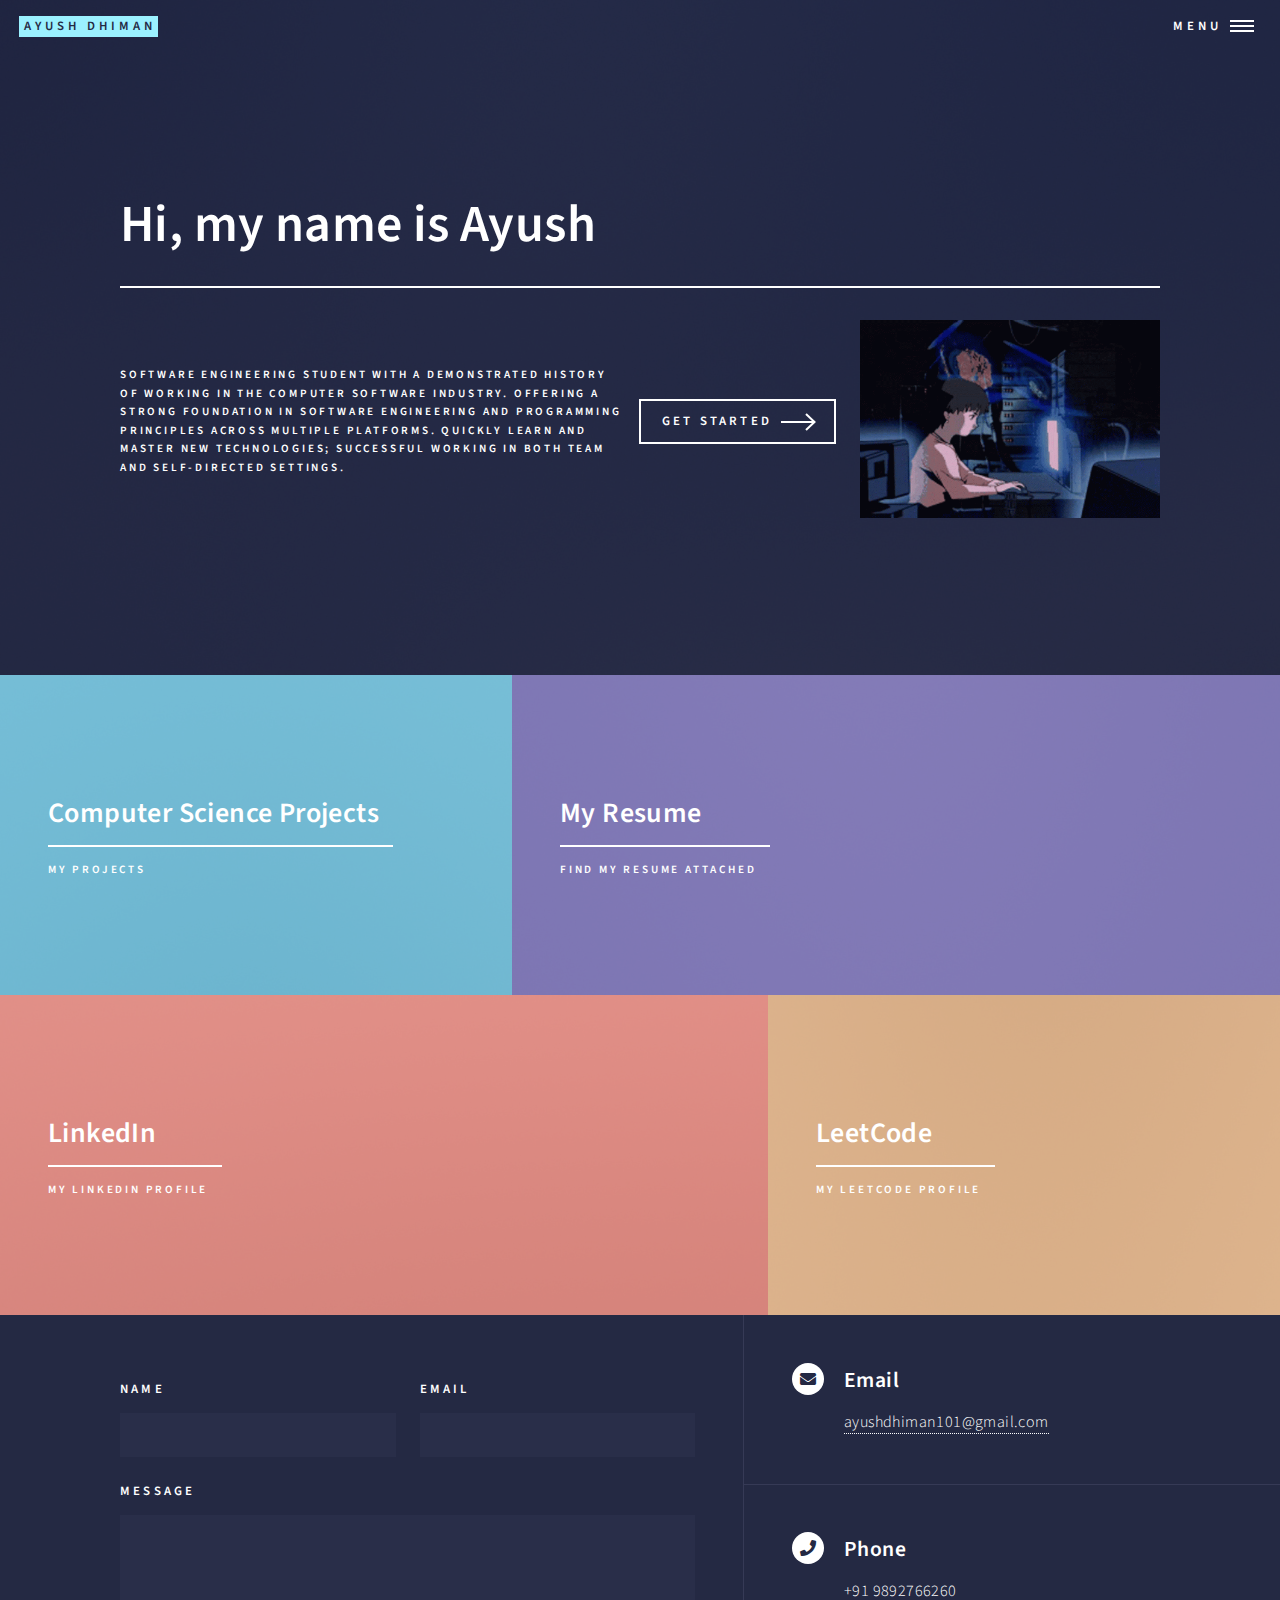
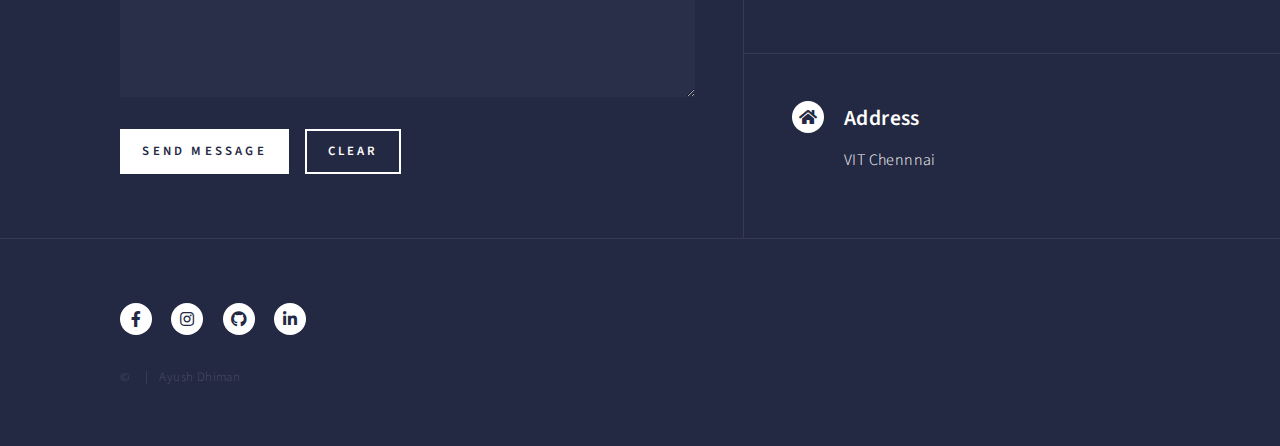
<file: index.html>
<!DOCTYPE HTML>

<html>

<head>
    <title>AyushDhiman</title>
    <meta charset="utf-8" />
    <meta name="viewport" content="width=device-width, initial-scale=1, user-scalable=no" />
    <link rel="stylesheet" href="assets/css/main.css" />
    <noscript><link rel="stylesheet" href="assets/css/noscript.css" /></noscript>
    <link rel="shortcut icon" href="./images/logo.JPG" type="image/x-icon">
</head>

<body class="is-preload">

    <!-- Wrapper -->
    <div id="wrapper">

        <!-- Header -->
        <header id="header" class="alt">
            <a href="index.html" class="logo"><strong>Ayush Dhiman</strong> </a>


            <nav>
                <a href="#menu">Menu</a>

            </nav>
        </header>

        <!-- Menu -->
        <nav id="menu">
            <ul class="links">
                <li><a href="./projects/projects-index.html">Computer Science Project</a></li>
                <li><a href="https://drive.google.com/file/d/1Oa3r8WjiIPw3m_CV2DXoWPhkUBn-cvHA/view?usp=sharing">My Resume</a></li>
                <li><a href="https://www.linkedin.com/in/ayushdhiman101/" class="link">LinkedIn</a></li>
                <li><a href="https://leetcode.com/ayushdhiman101/" class="link">LeetCode</a></li>
                <!-- <li><a href="./hack/index.html">How To Hack Codetantra</a></li> -->
                <!-- <li><a href="generic.html">Generic</a></li> -->
            </ul>
            <ul class="actions stacked">
                <!-- <li><a href="#" class="button primary fit">Get Started</a></li>
							<li><a href="https://computerscienceprojectss.blogspot.com/" class="button fit">View Blog</a></li> -->
            </ul>
        </nav>

        <!-- Banner -->
        <section id="banner" class="major">
            <div class="inner">
                <header class="major">
                    <h1>Hi, my name is Ayush </h1>
                </header>
                <div class="content">
                    <p>Software engineering student with a demonstrated history of working in the computer software industry. Offering a strong foundation in software engineering and programming principles across multiple platforms. Quickly learn and master
                        new technologies; successful working in both team and self-directed settings.
                        <br>
                    </p>
                    <br>
                    <br>


                    <ul class="actions">

                        <li><a href="#one" class="button next scrolly">Get Started</a></li>
                        <!-- <li><a href="https://computerscienceprojectss.blogspot.com/" class="button next scrolly">View Blog</a></li> -->


                    </ul>
                    <p style="text-align: center;"><img src="images/tenor (1).gif" alt="" width="300px"></p>
                </div>

            </div>

        </section>


        <!-- Main -->
        <div id="main">




            <!-- One -->
            <section id="one" class="tiles">
                <article>
                    <span class="image">
										<img src="images/pic01.jpg" alt="" />
									</span>
                    <header class="major">
                        <h3><a href="./projects/projects-index.html" class="link">Computer Science Projects</a></h3>
                        <p>My Projects</p>
                    </header>
                </article>
                <article>
                    <span class="image">
										<img src="images/pic02.jpg" alt="" />
									</span>
                    <header class="major">
                        <h3><a href="https://drive.google.com/file/d/1Oa3r8WjiIPw3m_CV2DXoWPhkUBn-cvHA/view?usp=sharing" class="link">My Resume</a></h3>
                        <p>Find my resume attached</p>


                    </header>
                </article>
                <article>
                    <span class="image">
										<img src="images/pic03.jpg" alt="" />
									</span>
                    <header class="major">
                        <h3><a href="https://www.linkedin.com/in/ayushdhiman101/" class="link">LinkedIn</a></h3>
                        <p>My LinkedIn Profile</p>
                    </header>
                </article>
                <article>
                    <span class="image">
										<img src="images/pic04.jpg" alt="" />
									</span>
                    <header class="major">
                        <h3><a href="https://leetcode.com/ayushdhiman101/" class="link">LeetCode</a></h3>
                        <p>My LeetCode Profile</p>
                    </header>
                </article>
                <!-- <article> -->
                <!-- <span class="image">
										<img src="images/pic05.jpg" alt="" />
									</span>
                    <header class="major">
                        <h3><a href="landing.html" class="link">Consequat</a></h3>
                        <p>Ipsum dolor sit amet</p>
                    </header>
                </article>
                <article>
                    <span class="image">
										<img src="images/pic06.jpg" alt="" />
									</span>
                    <header class="major">
                        <h3><a href="landing.html" class="link">Etiam</a></h3>
                        <p>Feugiat amet tempus</p>
                    </header>
                </article>
            -->
            </section>


            <!-- Two -->



        </div>

        <!-- Contact -->
        <section id="contact">
            <div class="inner">
                <section>
                    <form method="post" action="#">
                        <div class="fields">
                            <div class="field half">
                                <label for="name">Name</label>
                                <input type="text" name="name" id="name" />
                            </div>
                            <div class="field half">
                                <label for="email">Email</label>
                                <input type="text" name="email" id="email" />
                            </div>
                            <div class="field">
                                <label for="message">Message</label>
                                <textarea name="message" id="message" rows="6"></textarea>
                            </div>
                        </div>
                        <ul class="actions">
                            <li><input type="submit" value="Send Message" class="primary" /></li>
                            <li><input type="reset" value="Clear" /></li>
                        </ul>
                    </form>
                </section>
                <section class="split">
                    <section>
                        <div class="contact-method">
                            <span class="icon solid alt fa-envelope"></span>
                            <h3>Email</h3>
                            <a href="#">ayushdhiman101@gmail.com</a>
                        </div>
                    </section>
                    <section>
                        <div class="contact-method">
                            <span class="icon solid alt fa-phone"></span>
                            <h3>Phone</h3>
                            <span>+91 9892766260</span>
                        </div>
                    </section>
                    <section>
                        <div class="contact-method">
                            <span class="icon solid alt fa-home"></span>
                            <h3>Address</h3>
                            <span>VIT Chennnai<br />
										</span>
                        </div>
                    </section>
                </section>
            </div>
        </section>

        <!-- Footer -->
        <footer id="footer">
            <div class="inner">
                <ul class="icons">
                    <li><a href="https://www.facebook.com/ayush.dhiman101" class="icon brands alt fa-facebook-f"><span class="label">Facebook</span></a></li>
                    <li><a href="https://www.instagram.com/ayush.dhiman_/" class="icon brands alt fa-instagram"><span class="label">Instagram</span></a></li>
                    <li><a href="https://github.com/ayushdhiman101" class="icon brands alt fa-github"><span class="label">GitHub</span></a></li>
                    <li><a href="https://www.linkedin.com/in/ayush-dhiman-569234190/" class="icon brands alt fa-linkedin-in"><span class="label">LinkedIn</span></a></li>
                </ul>
                <ul class="copyright">
                    <li>&copy; </li>
                    <li>Ayush Dhiman</li>
                </ul>
            </div>
        </footer>

    </div>

    <!-- Scripts -->
    <script src="assets/js/jquery.min.js"></script>
    <script src="assets/js/jquery.scrolly.min.js"></script>
    <script src="assets/js/jquery.scrollex.min.js"></script>
    <script src="assets/js/browser.min.js"></script>
    <script src="assets/js/breakpoints.min.js"></script>
    <script src="assets/js/util.js"></script>
    <script src="assets/js/main.js"></script>

</body>

</html>
</file>
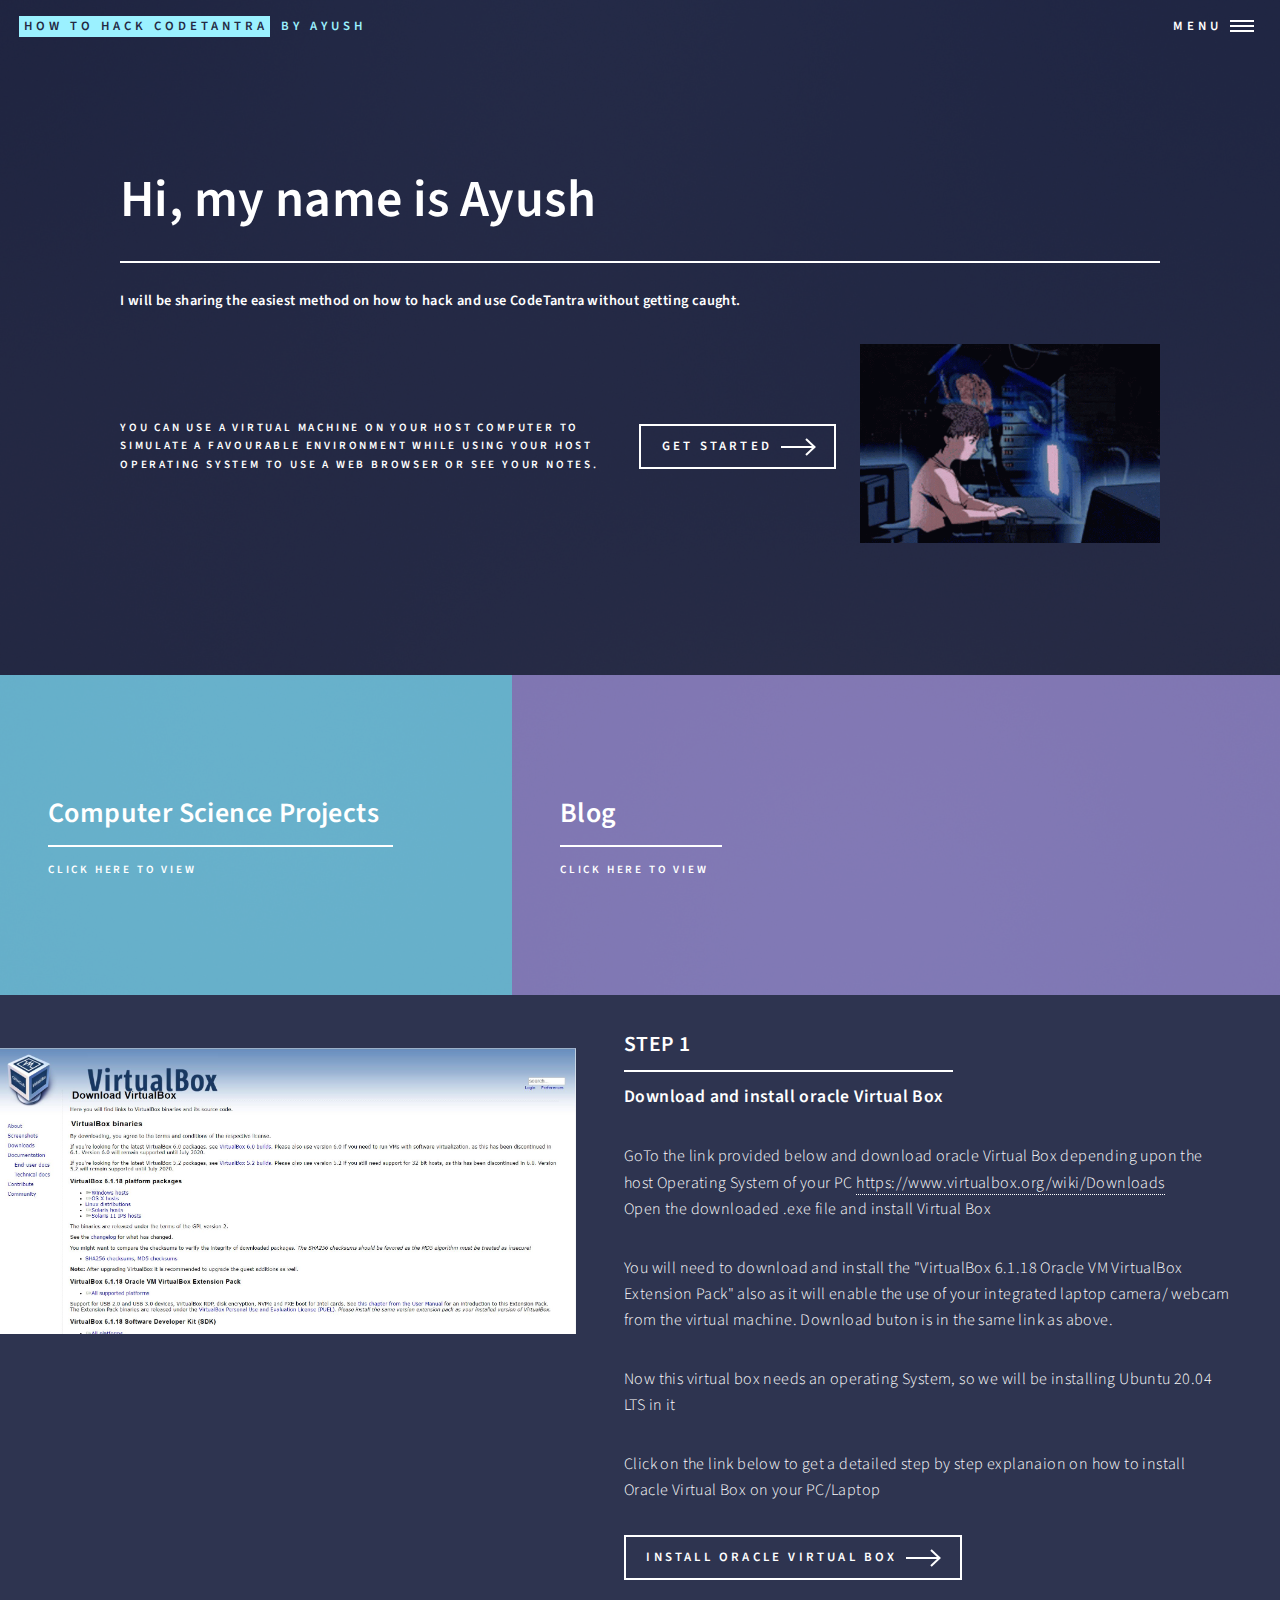
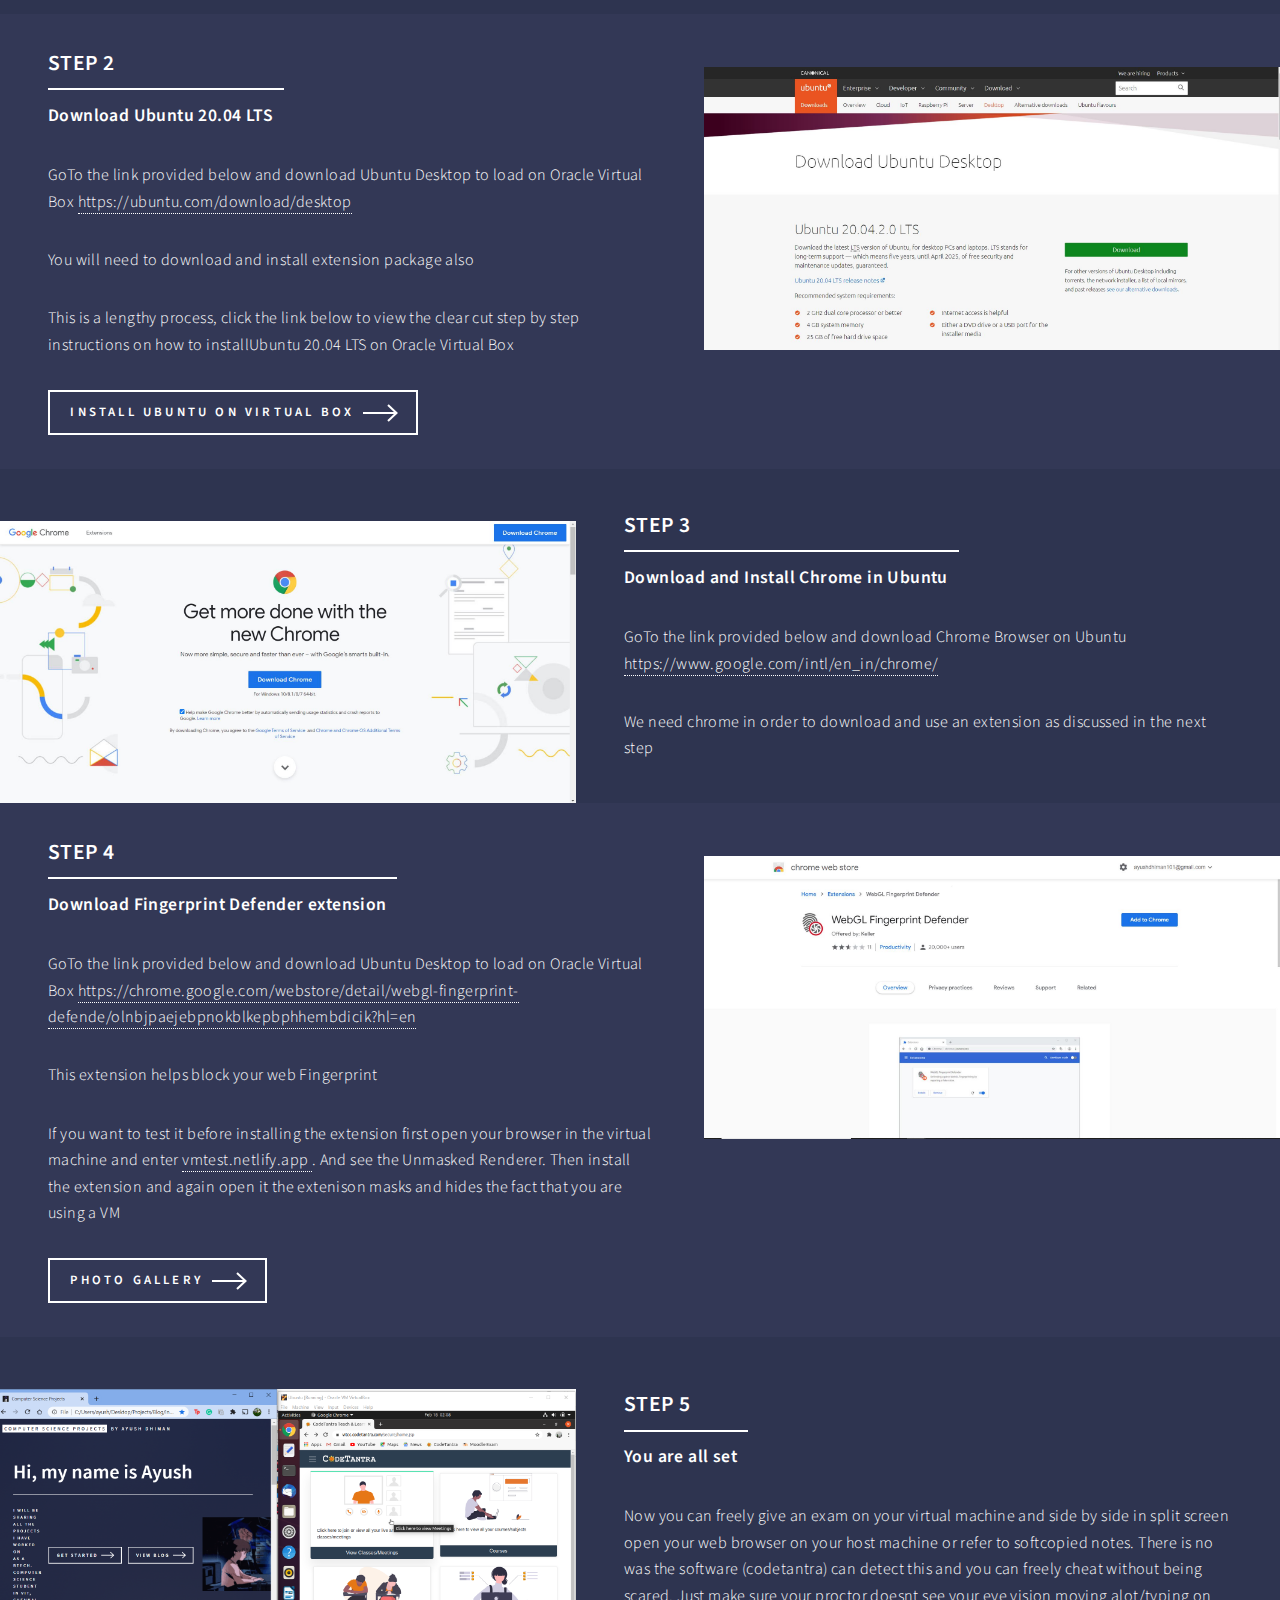
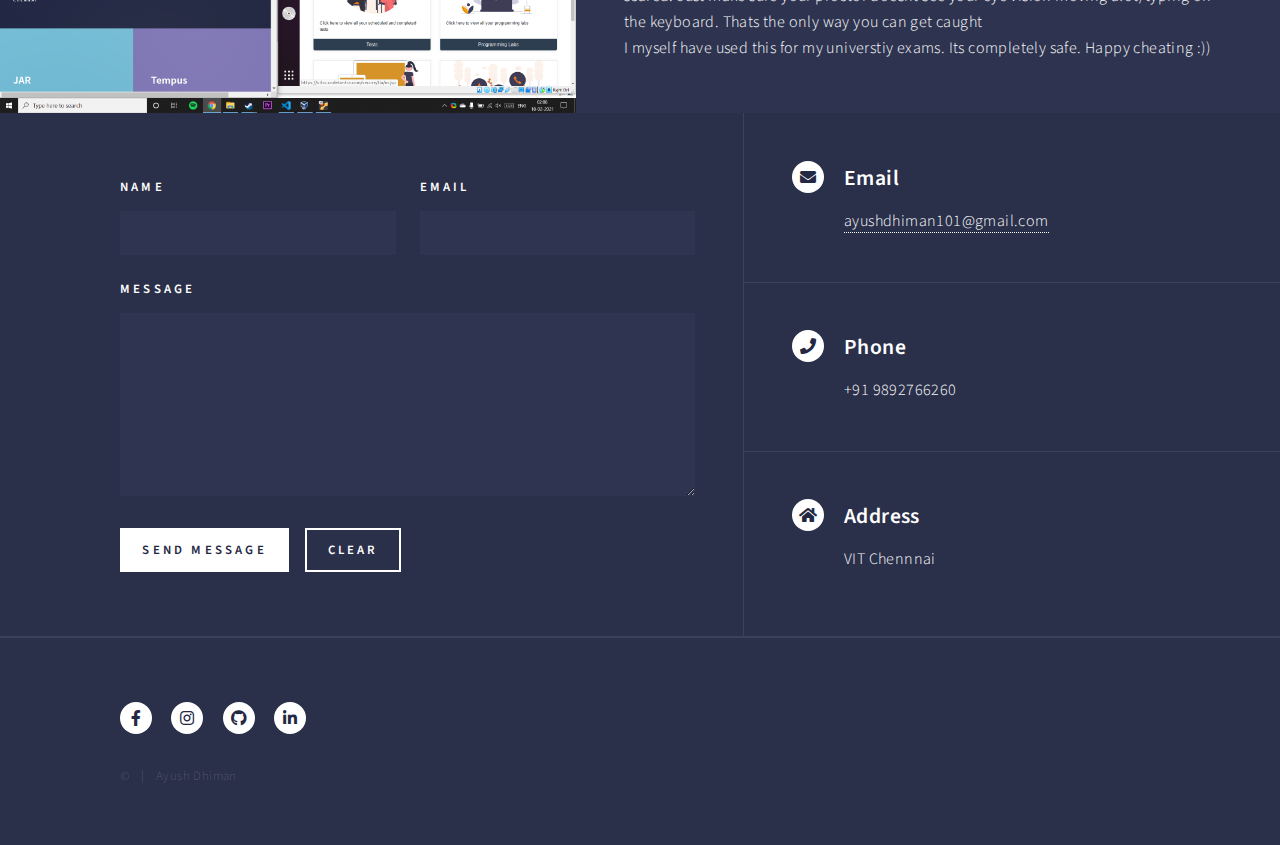
<file: hack/index.html>
<!DOCTYPE HTML>

<html>
	<head>
		<title>How to hack CodeTantra</title>
		<meta charset="utf-8" />
		<meta name="viewport" content="width=device-width, initial-scale=1, user-scalable=no" />
		<link rel="stylesheet" href="assets/css/main.css" />
		<noscript><link rel="stylesheet" href="assets/css/noscript.css" /></noscript>
		<link rel="shortcut icon" href="./images/logo.JPG" type="image/x-icon">

<!-- Global site tag (gtag.js) - Google Analytics -->
<script async src="https://www.googletagmanager.com/gtag/js?id=G-MCF5RF41FT"></script>
<script>
	window.dataLayer = window.dataLayer || [];
	function gtag() { dataLayer.push(arguments); }
	gtag('js', new Date());

	gtag('config', 'G-MCF5RF41FT');
</script>




	</head>
	<body class="is-preload">

		<!-- Wrapper -->
			<div id="wrapper">

				<!-- Header -->
					<header id="header" class="alt">
						<a href="index.html" class="logo"><strong>How to hack CodeTantra</strong> <span>by Ayush </span></a>

						
						<nav>
							<a href="#menu">Menu</a>
						
						</nav>
						</header>
						
						<!-- Menu -->
						<nav id="menu">
							<ul class="links">
								<li><a href="../index.html">Home</a></li>
							    <li><a href="../OnlineTemplates.html">Computer Science Project</a></li>
								<!-- <li><a href="generic.html">Generic</a></li> -->
							</ul>
							<ul class="actions stacked">
								<!-- <li><a href="#" class="button primary fit">Get Started</a></li> -->
								<!-- <li><a href="https://computerscienceprojectss.blogspot.com/" class="button fit">View Blog</a></li> -->
							</ul>
						</nav>

				<!-- Banner -->
					<section id="banner" class="major">
						<div class="inner">
							<header class="major">
								<h1>Hi, my name is Ayush </h1>
								<h5>I will be sharing the easiest method on how to hack and use CodeTantra without getting caught.</h5>
							</header>
							<div class="content">
								<p> 
									You can use a Virtual Machine on your host computer to simulate a favourable environment while using your
										host Operating System to use a Web browser or see your notes.
								</p>
								<br><br><br><br><br>

								
								<ul class="actions">
									
									<li><a href="#one" class="button next scrolly">Get Started</a></li>
									
									
								</ul>
								<p style="text-align: end;"><img src="images/tenor (1).gif" alt="" width="300px"></p>
							</div>
						</div>
					</section>

				<!-- Main -->
					<div id="main">

						

						
							<section id="one" class="tiles">
								
								
								<article>
									<span class="image">
										<img src="images/pic05.jpg" alt="" />
									</span>
									<header class="major">
										<h3><a href="landing.html" class="link">Computer Science Projects</a></h3>
										<p>Click here to view</p>
									</header>
								</article>
								<article>
									<span class="image">
										<img src="images/pic06.jpg" alt="" />
									</span>
									<header class="major">
										<h3><a href="landing.html" class="link">Blog</a></h3>
										<p>Click here to view</p>
									</header>
								</article>
							</section>

						
							<!-- 	
								<section id="one">
									
									<div class="inner">
						       
               

										<header class="major">	
											<div id="wrapper">																														
											<h3>STEP 1 </h3>
								         </div>
										<h4>Download and install oracle Virtual Box </h4>
										</header>
									
										<div class="row">
											<div class="col-6 col-12-small">
												<p>GoTo the link provided below and download oracle Virtual Box depending upon the host Operating System of your PC</p>
											<a href="https://www.virtualbox.org/wiki/Downloads"> https://www.virtualbox.org/wiki/Downloads</a> <br>
											Open the downloaded .exe file and install Virtual Box</p>
											<p>Now this virtual box needs an operating System, so we will be installing Ubuntu 20.04 LTS in it</p>
											</div>
											<div class="col-6 col-12-small">
												<img src="images/vm.JPG" alt="" width="100%" />

												
											</div>


										</div>
										<header class="major">
											<div id="wrapper">
												<h3>STEP 2 </h3>
											</div>
											<h4>Download Ubuntu 20.04.2.0 LTS</h4>
										</header>
										
										<div class="row">
											<div class="col-6 col-12-small">
												<p>GoTo the link provided below and download Ubuntu Desktop to load on Oracle Virtual Box</p>
												<a href="https://ubuntu.com/download/desktop"> https://ubuntu.com/download/desktop</a>
											</div>
											<div class="col-6 col-12-small">
												<img src="images/ubuntu.JPG" alt="" width="100%" />
										
										
											</div>




											<header class="major">
												<div id="wrapper">
													<h3>STEP 3 </h3>
												</div>
												<h4>Download and Install Chrome in Ubuntu</h4>
											</header>
											<div class="row">
												<div class="col-6 col-12-small">
													<p>GoTo the link provided below and download Chrome Browser on Ubuntu</p>
													<a href="https://www.google.com/intl/en_in/chrome/">
														https://www.google.com/intl/en_in/chrome/</a>
												</div>
												<div class="col-6 col-12-small">
													<img src="images/chrome.JPG" alt="" width="100%" />
											
												</div>
										
											

										<header class="major">
											<div id="wrapper">
												<h3>STEP 4 </h3>
											</div>
											<h4>Download Fingerprint Defender extension</h4>
										</header>
										
										<div class="row">
											<div class="col-6 col-12-small">
												<p>GoTo the link provided below and download Ubuntu Desktop to load on Oracle Virtual Box</p>
												<a href="https://chrome.google.com/webstore/detail/webgl-fingerprint-defende/olnbjpaejebpnokblkepbphhembdicik?hl=en"> https://chrome.google.com/webstore/detail/webgl-fingerprint-defende/olnbjpaejebpnokblkepbphhembdicik?hl=en</a>
											</div>
											<div class="col-6 col-12-small">
												<img src="images/extension.JPG" alt="" width="100%" />		
									</div>
								</section>
							</div>
							-->
						
<!-- Two -->


<!-- Virtual BOX -->
<section id="two" class="spotlights">																
	<section>
		<a href="generic.html" class="image">
			<br><br>
			<img src="images/vm.JPG" alt="" data-position="center center" width="120%"																																										/>
		</a>
		<div class="content">
			<div class="inner">
				<header class="major">
						<h3>STEP 1 </h3>
						<h4>Download and install oracle Virtual Box </h4>
				</header>
				<p>GoTo the link provided below and download oracle Virtual Box depending upon the host Operating System of your PC
				<a href="https://www.virtualbox.org/wiki/Downloads" target="_blank"> https://www.virtualbox.org/wiki/Downloads</a> <br>
				Open the downloaded .exe file and install Virtual Box</p>
				<p>You will need to download and install the "VirtualBox 6.1.18 Oracle VM VirtualBox Extension Pack" also 
					as it will enable the use of your integrated laptop camera/ webcam from the virtual machine. Download buton is in the same 
				link as above. </p>
				<p>Now this virtual box needs an operating System, so we will be installing Ubuntu 20.04 LTS in it</p>
				<p>Click on the link below to get a detailed step by step explanaion on how to install Oracle Virtual Box on your PC/Laptop</p>

				<ul class="actions">
					<li><a href="#sex" class="button next scrolly">Install Oracle Virtual Box </a></li>
				</ul>
			</div>
		</div>
	</section>

	<!-- UBUNTU -->
	<section>
		<a href="generic.html" class="image">
			<br><br>
			<img src="images/ubuntu.JPG" alt="" data-position="top center" />
		</a>
		<div class="content">
			<div class="inner">
				<header class="major">
					<h3>STEP 2 </h3>
					<h4>Download Ubuntu 20.04 LTS</h4>
				</header>
				<p>GoTo the link provided below and download Ubuntu Desktop to load on Oracle Virtual Box
				<a href="https://ubuntu.com/download/desktop" target="_blank"> https://ubuntu.com/download/desktop</a></p>
				<p>You will need to download and install extension package also</p>
				<p>This is a lengthy process, click the link below to view the clear cut step by step instructions
					on how to installUbuntu 20.04 LTS on Oracle Virtual Box
				</p>
					<ul class="actions">
					<li><a href="#sex" class="button next scrolly">Install Ubuntu On Virtual Box</a></li>
				</ul>
			</div>
		</div>
	</section>

	<!-- Chrome -->

	<section>
		<a href="generic.html" class="image">
			<br><br>
			<img src="images/chrome.JPG" alt="" data-position="25% 25%" />
		</a>
		<div class="content">
			<div class="inner">
				<header class="major">
					<h3>STEP 3 </h3>
					<h4>Download and Install Chrome in Ubuntu</h4>
				</header>
				<p>GoTo the link provided below and download Chrome Browser on Ubuntu
				<a href="https://www.google.com/intl/en_in/chrome/" target="_blank">
					https://www.google.com/intl/en_in/chrome/</a></p>
					<p>We need chrome in order to download and use an extension as discussed in the next step </p>
				<!-- <ul class="actions">
					<li><a href="#sex" class="button next scrolly">Photo Gallery</a></li>
				</ul> -->
			</div>
		</div>
	</section>

<!-- Extension -->

<section>
	<a href="generic.html" class="image">
		<br><br>
		<img src="images/extension.JPG" alt="" data-position="top center" />
	</a>
	<div class="content">
		<div class="inner">
			<header class="major">
				<h3>STEP 4 </h3>
			
				<h4>Download Fingerprint Defender extension</h4>
			</header>
			<p>GoTo the link provided below and download Ubuntu Desktop to load on Oracle Virtual Box
			<a href="https://chrome.google.com/webstore/detail/webgl-fingerprint-defende/olnbjpaejebpnokblkepbphhembdicik?hl=en" target="_blank">
				https://chrome.google.com/webstore/detail/webgl-fingerprint-defende/olnbjpaejebpnokblkepbphhembdicik?hl=en</a>
			</p>
			<p>This extension helps block your web Fingerprint</p>
			<p>If you want to test it before installing the extension first open your browser in the virtual machine and enter <a href="https://vmtest.netlify.app/" target="_blank"> vmtest.netlify.app </a>. And see the
			Unmasked Renderer. Then install the extension and again open it  the extenison masks and hides the fact that you are using a VM</p>
			<ul class="actions">
				<li><a href="#sex" class="button next scrolly">Photo Gallery</a></li>
			</ul>
		</div>
	</div>
</section>



<!-- FINAL -->

<section>
	<a href="generic.html" class="image">
		<br><br>
		<img src="images/split.png" alt="" data-position="25% 25%" />
	</a>
	<div class="content">
		<div class="inner">
			<header class="major">
				<h3>STEP 5 </h3>
				<h4>You are all set</h4>
			</header>
			<p>Now you can freely give an exam on your virtual machine and side by side in split screen open your web browser on your host machine
				or refer to softcopied notes. There is no was the software (codetantra) can detect this and you can freely cheat without being scared.
				Just make sure your proctor doesnt see your eye vision moving alot/typing on the keyboard. Thats the only way you can get caught <br>
				I myself have used this for my universtiy exams. Its completely safe. Happy cheating :))

			</p>
			<!-- <ul class="actions">
				<li><a href="#sex" class="button next scrolly">Photo Gallery</a></li>
			</ul> -->
		</div>
	</div>
</section>

</section>











				<!-- Contact -->
					<section id="contact">
						<div class="inner">
							<section>
								<form method="post" action="#">
									<div class="fields">
										<div class="field half">
											<label for="name">Name</label>
											<input type="text" name="name" id="name" />
										</div>
										<div class="field half">
											<label for="email">Email</label>
											<input type="text" name="email" id="email" />
										</div>
										<div class="field">
											<label for="message">Message</label>
											<textarea name="message" id="message" rows="6"></textarea>
										</div>
									</div>
									<ul class="actions">
										<li><input type="submit" value="Send Message" class="primary" /></li>
										<li><input type="reset" value="Clear" /></li>
									</ul>
								</form>
							</section>
							<section class="split">
								<section>
									<div class="contact-method">
										<span class="icon solid alt fa-envelope"></span>
										<h3>Email</h3>
										<a href="#">ayushdhiman101@gmail.com</a>
									</div>
								</section>
								<section>
									<div class="contact-method">
										<span class="icon solid alt fa-phone"></span>
										<h3>Phone</h3>
										<span>+91 9892766260</span>
									</div>
								</section>
								<section>
									<div class="contact-method">
										<span class="icon solid alt fa-home"></span>
										<h3>Address</h3>
										<span>VIT Chennnai<br />
										</span>
									</div>
								</section>
							</section>
						</div>
					</section>

				<!-- Footer -->
					<footer id="footer">
						<div class="inner">
							<ul class="icons">
								<li><a href="https://www.facebook.com/ayush.dhiman101" class="icon brands alt fa-facebook-f"><span class="label">Facebook</span></a></li>
								<li><a href="https://www.instagram.com/ayush.dhiman_/" class="icon brands alt fa-instagram"><span class="label">Instagram</span></a></li>
								<li><a href="https://github.com/ayushdhiman101" class="icon brands alt fa-github"><span class="label">GitHub</span></a></li>
								<li><a href="https://www.linkedin.com/in/ayush-dhiman-569234190/" class="icon brands alt fa-linkedin-in"><span class="label">LinkedIn</span></a></li>
							</ul>
							<ul class="copyright">
								<li>&copy; </li><li>Ayush Dhiman</li>
							</ul>
						</div>
					</footer>

			</div>

		<!-- Scripts -->
			<script src="assets/js/jquery.min.js"></script>
			<script src="assets/js/jquery.scrolly.min.js"></script>
			<script src="assets/js/jquery.scrollex.min.js"></script>
			<script src="assets/js/browser.min.js"></script>
			<script src="assets/js/breakpoints.min.js"></script>
			<script src="assets/js/util.js"></script>
			<script src="assets/js/main.js"></script>

	</body>
</html>
</file>
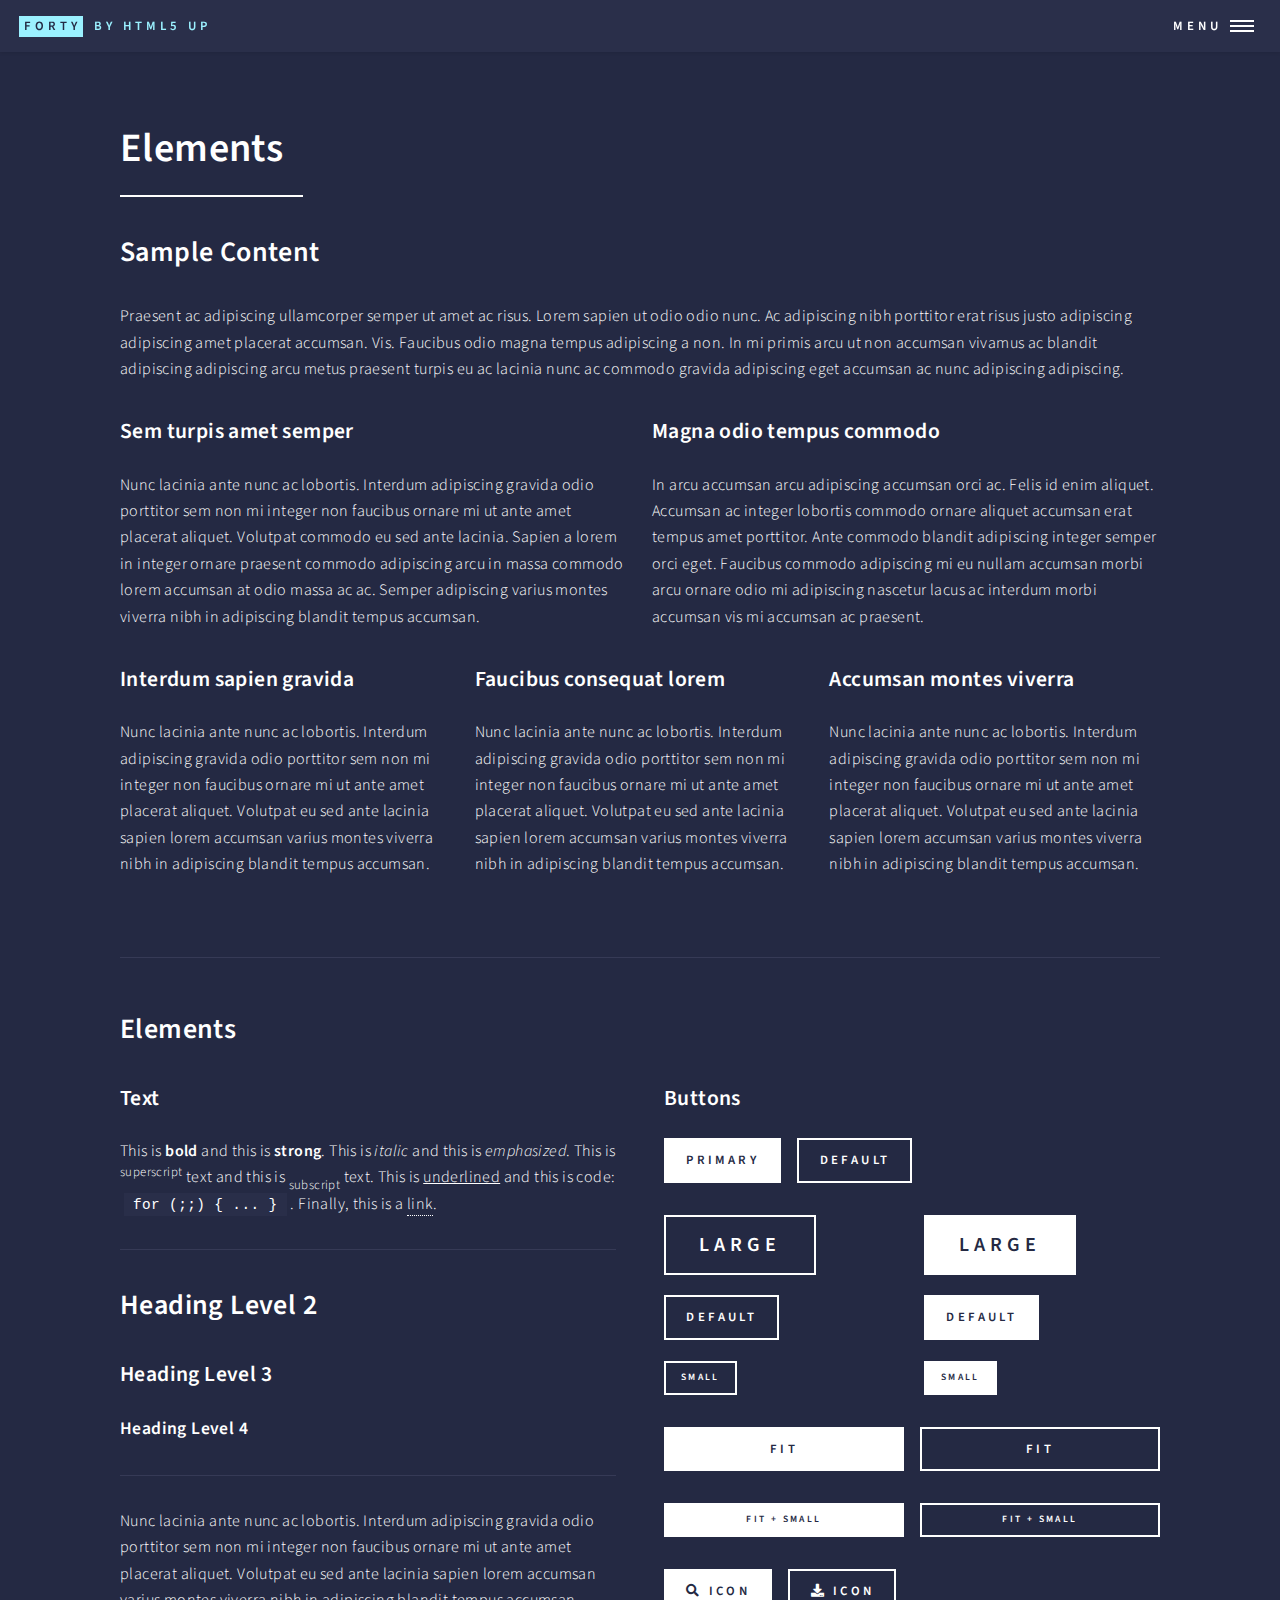
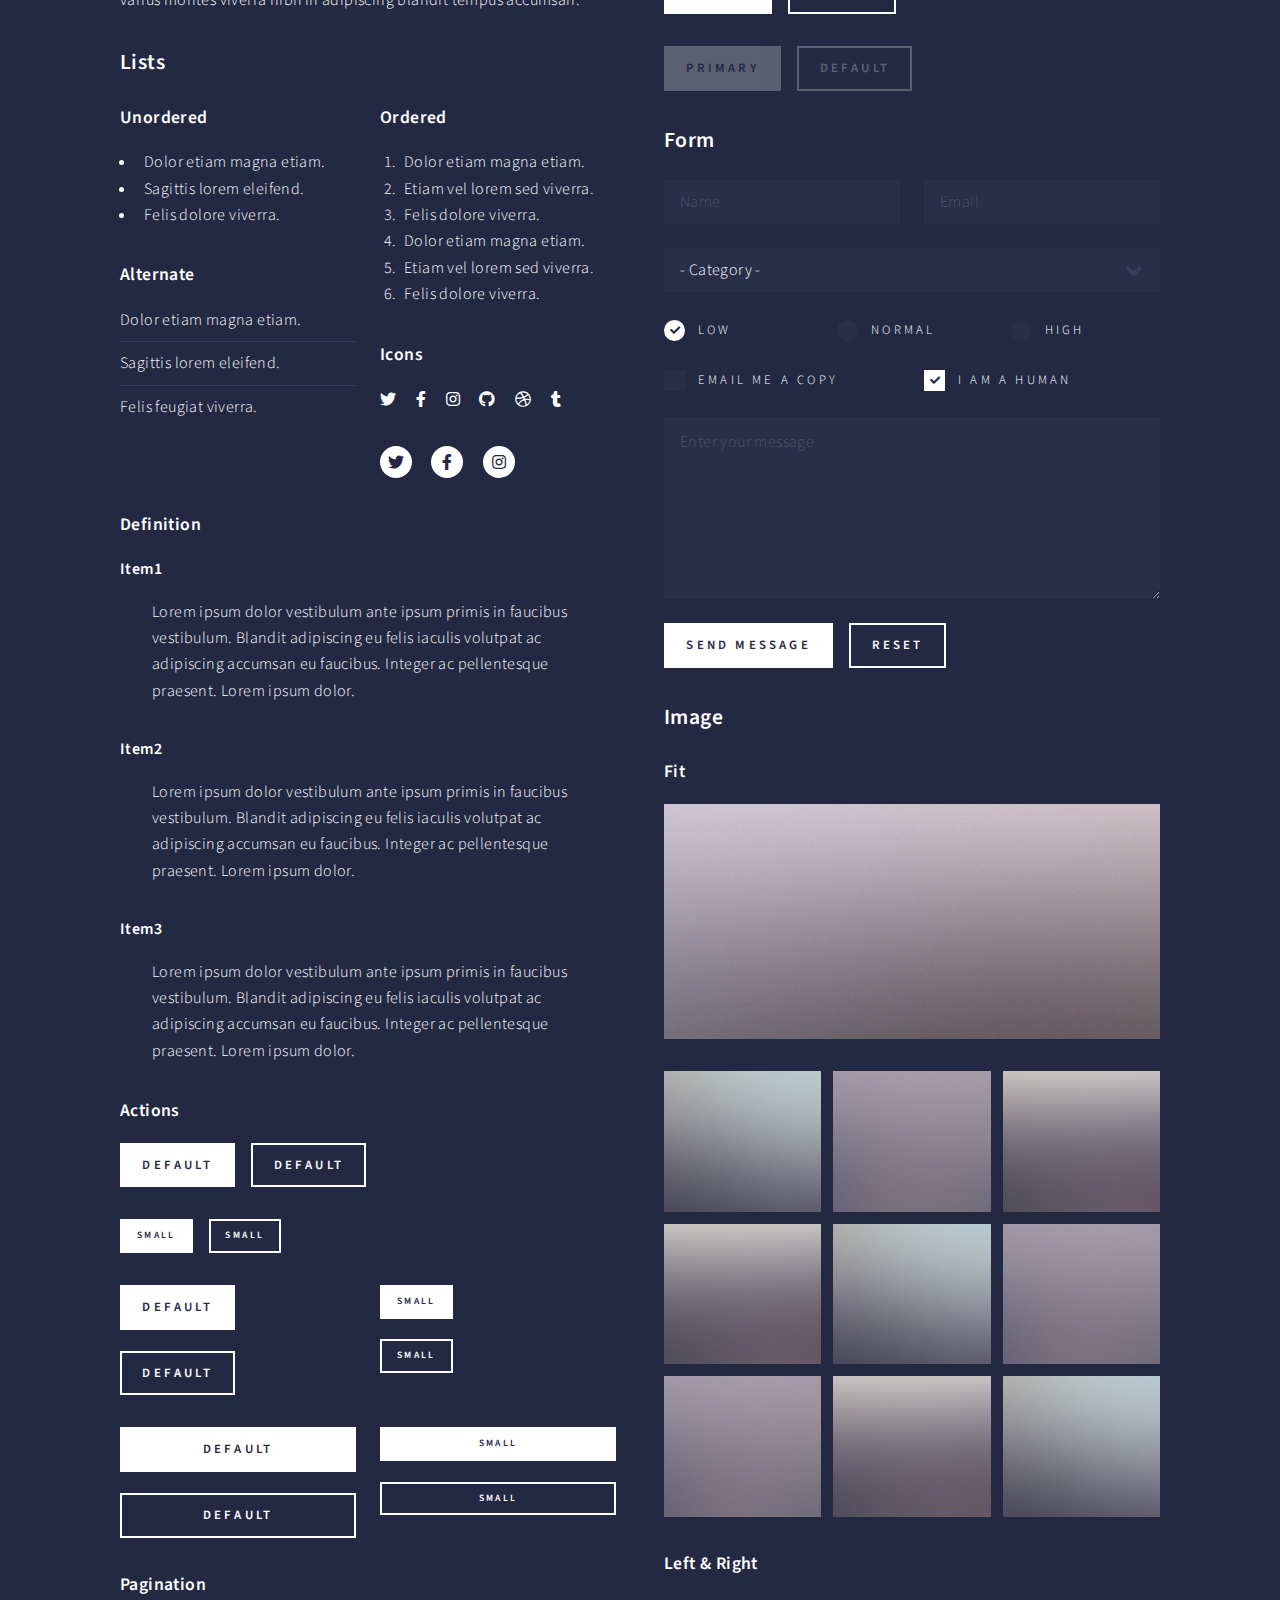
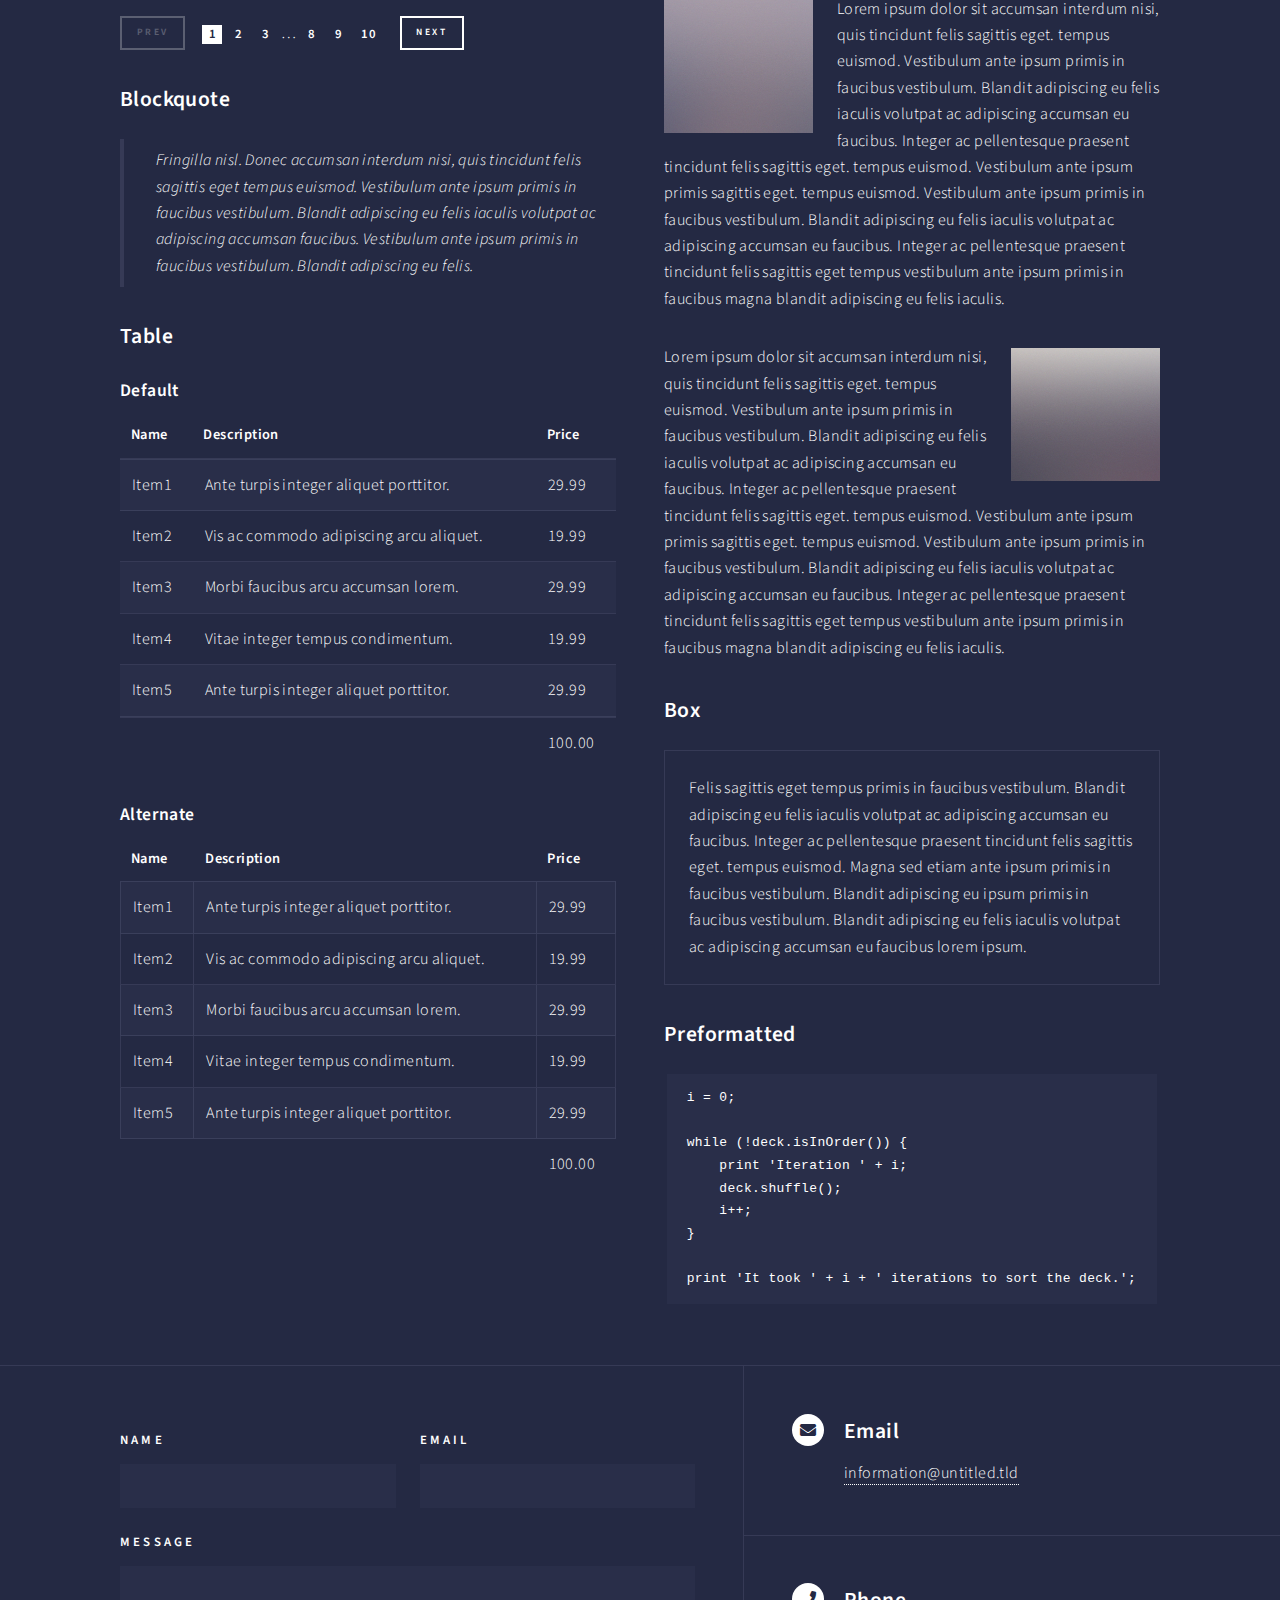
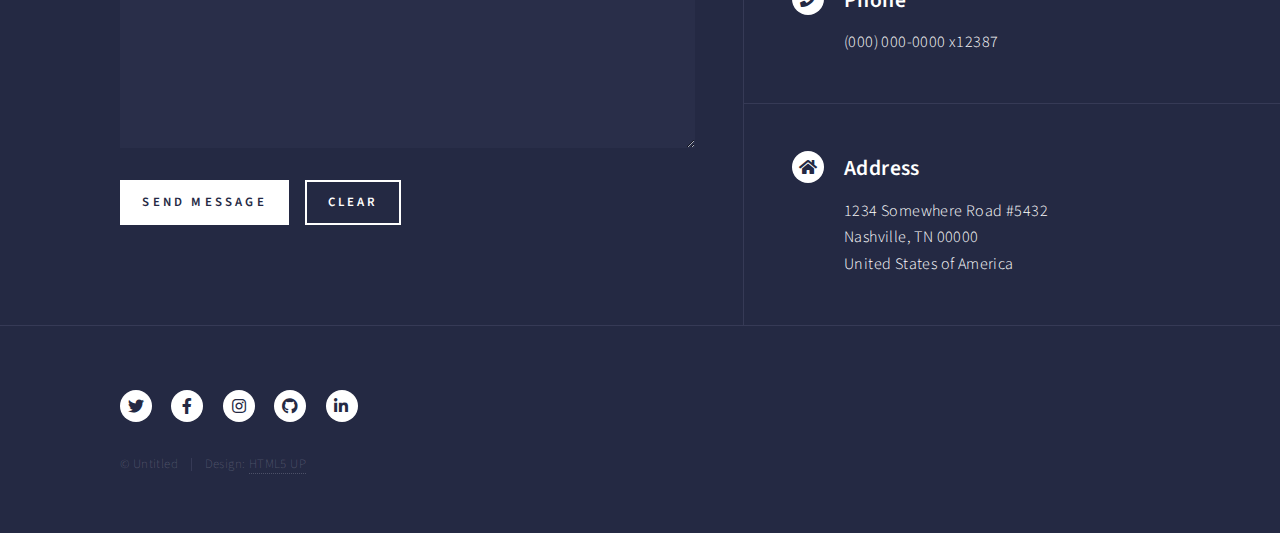
<file: elements.html>
<!DOCTYPE HTML>
<!--
	Forty by HTML5 UP
	html5up.net | @ajlkn
	Free for personal and commercial use under the CCA 3.0 license (html5up.net/license)
-->
<html>
	<head>
		<title>Elements - Forty by HTML5 UP</title>
		<meta charset="utf-8" />
		<meta name="viewport" content="width=device-width, initial-scale=1, user-scalable=no" />
		<link rel="stylesheet" href="assets/css/main.css" />
		<noscript><link rel="stylesheet" href="assets/css/noscript.css" /></noscript>
	</head>
	<body class="is-preload">

		<!-- Wrapper -->
			<div id="wrapper">

				<!-- Header -->
					<header id="header">
						<a href="index.html" class="logo"><strong>Forty</strong> <span>by HTML5 UP</span></a>
						<nav>
							<a href="#menu">Menu</a>
						</nav>
					</header>

				<!-- Menu -->
					<nav id="menu">
						<ul class="links">
							<li><a href="index.html">Home</a></li>
							<li><a href="landing.html">Landing</a></li>
							<li><a href="generic.html">Generic</a></li>
							<li><a href="elements.html">Elements</a></li>
						</ul>
						<ul class="actions stacked">
							<li><a href="#" class="button primary fit">Get Started</a></li>
							<li><a href="#" class="button fit">Log In</a></li>
						</ul>
					</nav>

				<!-- Main -->
					<div id="main" class="alt">

						<!-- One -->
							<section id="one">
								<div class="inner">
									<header class="major">
										<h1>Elements</h1>
									</header>

									<!-- Content -->
										<h2 id="content">Sample Content</h2>
										<p>Praesent ac adipiscing ullamcorper semper ut amet ac risus. Lorem sapien ut odio odio nunc. Ac adipiscing nibh porttitor erat risus justo adipiscing adipiscing amet placerat accumsan. Vis. Faucibus odio magna tempus adipiscing a non. In mi primis arcu ut non accumsan vivamus ac blandit adipiscing adipiscing arcu metus praesent turpis eu ac lacinia nunc ac commodo gravida adipiscing eget accumsan ac nunc adipiscing adipiscing.</p>
										<div class="row">
											<div class="col-6 col-12-small">
												<h3>Sem turpis amet semper</h3>
												<p>Nunc lacinia ante nunc ac lobortis. Interdum adipiscing gravida odio porttitor sem non mi integer non faucibus ornare mi ut ante amet placerat aliquet. Volutpat commodo eu sed ante lacinia. Sapien a lorem in integer ornare praesent commodo adipiscing arcu in massa commodo lorem accumsan at odio massa ac ac. Semper adipiscing varius montes viverra nibh in adipiscing blandit tempus accumsan.</p>
											</div>
											<div class="col-6 col-12-small">
												<h3>Magna odio tempus commodo</h3>
												<p>In arcu accumsan arcu adipiscing accumsan orci ac. Felis id enim aliquet. Accumsan ac integer lobortis commodo ornare aliquet accumsan erat tempus amet porttitor. Ante commodo blandit adipiscing integer semper orci eget. Faucibus commodo adipiscing mi eu nullam accumsan morbi arcu ornare odio mi adipiscing nascetur lacus ac interdum morbi accumsan vis mi accumsan ac praesent.</p>
											</div>
											<!-- Break -->
											<div class="col-4 col-12-medium">
												<h3>Interdum sapien gravida</h3>
												<p>Nunc lacinia ante nunc ac lobortis. Interdum adipiscing gravida odio porttitor sem non mi integer non faucibus ornare mi ut ante amet placerat aliquet. Volutpat eu sed ante lacinia sapien lorem accumsan varius montes viverra nibh in adipiscing blandit tempus accumsan.</p>
											</div>
											<div class="col-4 col-12-medium">
												<h3>Faucibus consequat lorem</h3>
												<p>Nunc lacinia ante nunc ac lobortis. Interdum adipiscing gravida odio porttitor sem non mi integer non faucibus ornare mi ut ante amet placerat aliquet. Volutpat eu sed ante lacinia sapien lorem accumsan varius montes viverra nibh in adipiscing blandit tempus accumsan.</p>
											</div>
											<div class="col-4 col-12-medium">
												<h3>Accumsan montes viverra</h3>
												<p>Nunc lacinia ante nunc ac lobortis. Interdum adipiscing gravida odio porttitor sem non mi integer non faucibus ornare mi ut ante amet placerat aliquet. Volutpat eu sed ante lacinia sapien lorem accumsan varius montes viverra nibh in adipiscing blandit tempus accumsan.</p>
											</div>
										</div>

									<hr class="major" />

									<!-- Elements -->
										<h2 id="elements">Elements</h2>
										<div class="row gtr-200">
											<div class="col-6 col-12-medium">

												<!-- Text stuff -->
													<h3>Text</h3>
													<p>This is <b>bold</b> and this is <strong>strong</strong>. This is <i>italic</i> and this is <em>emphasized</em>.
													This is <sup>superscript</sup> text and this is <sub>subscript</sub> text.
													This is <u>underlined</u> and this is code: <code>for (;;) { ... }</code>.
													Finally, this is a <a href="#">link</a>.</p>
													<hr />
													<h2>Heading Level 2</h2>
													<h3>Heading Level 3</h3>
													<h4>Heading Level 4</h4>
													<hr />
													<p>Nunc lacinia ante nunc ac lobortis. Interdum adipiscing gravida odio porttitor sem non mi integer non faucibus ornare mi ut ante amet placerat aliquet. Volutpat eu sed ante lacinia sapien lorem accumsan varius montes viverra nibh in adipiscing blandit tempus accumsan.</p>

												<!-- Lists -->
													<h3>Lists</h3>
													<div class="row">
														<div class="col-6 col-12-small">

															<h4>Unordered</h4>
															<ul>
																<li>Dolor etiam magna etiam.</li>
																<li>Sagittis lorem eleifend.</li>
																<li>Felis dolore viverra.</li>
															</ul>

															<h4>Alternate</h4>
															<ul class="alt">
																<li>Dolor etiam magna etiam.</li>
																<li>Sagittis lorem eleifend.</li>
																<li>Felis feugiat viverra.</li>
															</ul>

														</div>
														<div class="col-6 col-12-small">

															<h4>Ordered</h4>
															<ol>
																<li>Dolor etiam magna etiam.</li>
																<li>Etiam vel lorem sed viverra.</li>
																<li>Felis dolore viverra.</li>
																<li>Dolor etiam magna etiam.</li>
																<li>Etiam vel lorem sed viverra.</li>
																<li>Felis dolore viverra.</li>
															</ol>

															<h4>Icons</h4>
															<ul class="icons">
																<li><a href="#" class="icon brands fa-twitter"><span class="label">Twitter</span></a></li>
																<li><a href="#" class="icon brands fa-facebook-f"><span class="label">Facebook</span></a></li>
																<li><a href="#" class="icon brands fa-instagram"><span class="label">Instagram</span></a></li>
																<li><a href="#" class="icon brands fa-github"><span class="label">Github</span></a></li>
																<li><a href="#" class="icon brands fa-dribbble"><span class="label">Dribbble</span></a></li>
																<li><a href="#" class="icon brands fa-tumblr"><span class="label">Tumblr</span></a></li>
															</ul>
															<ul class="icons">
																<li><a href="#" class="icon brands alt fa-twitter"><span class="label">Twitter</span></a></li>
																<li><a href="#" class="icon brands alt fa-facebook-f"><span class="label">Facebook</span></a></li>
																<li><a href="#" class="icon brands alt fa-instagram"><span class="label">Instagram</span></a></li>
															</ul>

														</div>
													</div>
													<h4>Definition</h4>
													<dl>
														<dt>Item1</dt>
														<dd>
															<p>Lorem ipsum dolor vestibulum ante ipsum primis in faucibus vestibulum. Blandit adipiscing eu felis iaculis volutpat ac adipiscing accumsan eu faucibus. Integer ac pellentesque praesent. Lorem ipsum dolor.</p>
														</dd>
														<dt>Item2</dt>
														<dd>
															<p>Lorem ipsum dolor vestibulum ante ipsum primis in faucibus vestibulum. Blandit adipiscing eu felis iaculis volutpat ac adipiscing accumsan eu faucibus. Integer ac pellentesque praesent. Lorem ipsum dolor.</p>
														</dd>
														<dt>Item3</dt>
														<dd>
															<p>Lorem ipsum dolor vestibulum ante ipsum primis in faucibus vestibulum. Blandit adipiscing eu felis iaculis volutpat ac adipiscing accumsan eu faucibus. Integer ac pellentesque praesent. Lorem ipsum dolor.</p>
														</dd>
													</dl>

													<h4>Actions</h4>
													<ul class="actions">
														<li><a href="#" class="button primary">Default</a></li>
														<li><a href="#" class="button">Default</a></li>
													</ul>
													<ul class="actions small">
														<li><a href="#" class="button primary small">Small</a></li>
														<li><a href="#" class="button small">Small</a></li>
													</ul>
													<div class="row">
														<div class="col-6 col-12-small">
															<ul class="actions stacked">
																<li><a href="#" class="button primary">Default</a></li>
																<li><a href="#" class="button">Default</a></li>
															</ul>
														</div>
														<div class="col-6 col-12-small">
															<ul class="actions stacked">
																<li><a href="#" class="button primary small">Small</a></li>
																<li><a href="#" class="button small">Small</a></li>
															</ul>
														</div>
														<div class="col-6 col-12-small">
															<ul class="actions stacked">
																<li><a href="#" class="button primary fit">Default</a></li>
																<li><a href="#" class="button fit">Default</a></li>
															</ul>
														</div>
														<div class="col-6 col-12-small">
															<ul class="actions stacked">
																<li><a href="#" class="button primary small fit">Small</a></li>
																<li><a href="#" class="button small fit">Small</a></li>
															</ul>
														</div>
													</div>

													<h4>Pagination</h4>
													<ul class="pagination">
														<li><span class="button small disabled">Prev</span></li>
														<li><a href="#" class="page active">1</a></li>
														<li><a href="#" class="page">2</a></li>
														<li><a href="#" class="page">3</a></li>
														<li><span>&hellip;</span></li>
														<li><a href="#" class="page">8</a></li>
														<li><a href="#" class="page">9</a></li>
														<li><a href="#" class="page">10</a></li>
														<li><a href="#" class="button small">Next</a></li>
													</ul>

												<!-- Blockquote -->
													<h3>Blockquote</h3>
													<blockquote>Fringilla nisl. Donec accumsan interdum nisi, quis tincidunt felis sagittis eget tempus euismod. Vestibulum ante ipsum primis in faucibus vestibulum. Blandit adipiscing eu felis iaculis volutpat ac adipiscing accumsan faucibus. Vestibulum ante ipsum primis in faucibus vestibulum. Blandit adipiscing eu felis.</blockquote>

												<!-- Table -->
													<h3>Table</h3>

													<h4>Default</h4>
													<div class="table-wrapper">
														<table>
															<thead>
																<tr>
																	<th>Name</th>
																	<th>Description</th>
																	<th>Price</th>
																</tr>
															</thead>
															<tbody>
																<tr>
																	<td>Item1</td>
																	<td>Ante turpis integer aliquet porttitor.</td>
																	<td>29.99</td>
																</tr>
																<tr>
																	<td>Item2</td>
																	<td>Vis ac commodo adipiscing arcu aliquet.</td>
																	<td>19.99</td>
																</tr>
																<tr>
																	<td>Item3</td>
																	<td> Morbi faucibus arcu accumsan lorem.</td>
																	<td>29.99</td>
																</tr>
																<tr>
																	<td>Item4</td>
																	<td>Vitae integer tempus condimentum.</td>
																	<td>19.99</td>
																</tr>
																<tr>
																	<td>Item5</td>
																	<td>Ante turpis integer aliquet porttitor.</td>
																	<td>29.99</td>
																</tr>
															</tbody>
															<tfoot>
																<tr>
																	<td colspan="2"></td>
																	<td>100.00</td>
																</tr>
															</tfoot>
														</table>
													</div>

													<h4>Alternate</h4>
													<div class="table-wrapper">
														<table class="alt">
															<thead>
																<tr>
																	<th>Name</th>
																	<th>Description</th>
																	<th>Price</th>
																</tr>
															</thead>
															<tbody>
																<tr>
																	<td>Item1</td>
																	<td>Ante turpis integer aliquet porttitor.</td>
																	<td>29.99</td>
																</tr>
																<tr>
																	<td>Item2</td>
																	<td>Vis ac commodo adipiscing arcu aliquet.</td>
																	<td>19.99</td>
																</tr>
																<tr>
																	<td>Item3</td>
																	<td> Morbi faucibus arcu accumsan lorem.</td>
																	<td>29.99</td>
																</tr>
																<tr>
																	<td>Item4</td>
																	<td>Vitae integer tempus condimentum.</td>
																	<td>19.99</td>
																</tr>
																<tr>
																	<td>Item5</td>
																	<td>Ante turpis integer aliquet porttitor.</td>
																	<td>29.99</td>
																</tr>
															</tbody>
															<tfoot>
																<tr>
																	<td colspan="2"></td>
																	<td>100.00</td>
																</tr>
															</tfoot>
														</table>
													</div>

											</div>
											<div class="col-6 col-12-medium">

												<!-- Buttons -->
													<h3>Buttons</h3>
													<ul class="actions">
														<li><a href="#" class="button primary">Primary</a></li>
														<li><a href="#" class="button">Default</a></li>
													</ul>
													<div class="row">
														<div class="col-6 col-12-xsmall">
															<ul class="actions stacked">
																<li><a href="#" class="button large">Large</a></li>
																<li><a href="#" class="button">Default</a></li>
																<li><a href="#" class="button small">Small</a></li>
															</ul>
														</div>
														<div class="col-6 col-12-xsmall">
															<ul class="actions stacked">
																<li><a href="#" class="button primary large">Large</a></li>
																<li><a href="#" class="button primary">Default</a></li>
																<li><a href="#" class="button primary small">Small</a></li>
															</ul>
														</div>
													</div>
													<ul class="actions fit">
														<li><a href="#" class="button primary fit">Fit</a></li>
														<li><a href="#" class="button fit">Fit</a></li>
													</ul>
													<ul class="actions fit small">
														<li><a href="#" class="button primary fit small">Fit + Small</a></li>
														<li><a href="#" class="button fit small">Fit + Small</a></li>
													</ul>
													<ul class="actions">
														<li><a href="#" class="button primary icon solid fa-search">Icon</a></li>
														<li><a href="#" class="button icon solid fa-download">Icon</a></li>
													</ul>
													<ul class="actions">
														<li><span class="button primary disabled">Primary</span></li>
														<li><span class="button disabled">Default</span></li>
													</ul>

												<!-- Form -->
													<h3>Form</h3>

													<form method="post" action="#">
														<div class="row gtr-uniform">
															<div class="col-6 col-12-xsmall">
																<input type="text" name="demo-name" id="demo-name" value="" placeholder="Name" />
															</div>
															<div class="col-6 col-12-xsmall">
																<input type="email" name="demo-email" id="demo-email" value="" placeholder="Email" />
															</div>
															<!-- Break -->
															<div class="col-12">
																<select name="demo-category" id="demo-category">
																	<option value="">- Category -</option>
																	<option value="1">Manufacturing</option>
																	<option value="1">Shipping</option>
																	<option value="1">Administration</option>
																	<option value="1">Human Resources</option>
																</select>
															</div>
															<!-- Break -->
															<div class="col-4 col-12-small">
																<input type="radio" id="demo-priority-low" name="demo-priority" checked>
																<label for="demo-priority-low">Low</label>
															</div>
															<div class="col-4 col-12-small">
																<input type="radio" id="demo-priority-normal" name="demo-priority">
																<label for="demo-priority-normal">Normal</label>
															</div>
															<div class="col-4 col-12-small">
																<input type="radio" id="demo-priority-high" name="demo-priority">
																<label for="demo-priority-high">High</label>
															</div>
															<!-- Break -->
															<div class="col-6 col-12-small">
																<input type="checkbox" id="demo-copy" name="demo-copy">
																<label for="demo-copy">Email me a copy</label>
															</div>
															<div class="col-6 col-12-small">
																<input type="checkbox" id="demo-human" name="demo-human" checked>
																<label for="demo-human">I am a human</label>
															</div>
															<!-- Break -->
															<div class="col-12">
																<textarea name="demo-message" id="demo-message" placeholder="Enter your message" rows="6"></textarea>
															</div>
															<!-- Break -->
															<div class="col-12">
																<ul class="actions">
																	<li><input type="submit" value="Send Message" class="primary" /></li>
																	<li><input type="reset" value="Reset" /></li>
																</ul>
															</div>
														</div>
													</form>

												<!-- Image -->
													<h3>Image</h3>

													<h4>Fit</h4>
													<span class="image fit"><img src="images/pic03.jpg" alt="" /></span>
													<div class="box alt">
														<div class="row gtr-50 gtr-uniform">
															<div class="col-4"><span class="image fit"><img src="images/pic08.jpg" alt="" /></span></div>
															<div class="col-4"><span class="image fit"><img src="images/pic09.jpg" alt="" /></span></div>
															<div class="col-4"><span class="image fit"><img src="images/pic10.jpg" alt="" /></span></div>
															<!-- Break -->
															<div class="col-4"><span class="image fit"><img src="images/pic10.jpg" alt="" /></span></div>
															<div class="col-4"><span class="image fit"><img src="images/pic08.jpg" alt="" /></span></div>
															<div class="col-4"><span class="image fit"><img src="images/pic09.jpg" alt="" /></span></div>
															<!-- Break -->
															<div class="col-4"><span class="image fit"><img src="images/pic09.jpg" alt="" /></span></div>
															<div class="col-4"><span class="image fit"><img src="images/pic10.jpg" alt="" /></span></div>
															<div class="col-4"><span class="image fit"><img src="images/pic08.jpg" alt="" /></span></div>
														</div>
													</div>

													<h4>Left &amp; Right</h4>
													<p><span class="image left"><img src="images/pic09.jpg" alt="" /></span>Lorem ipsum dolor sit accumsan interdum nisi, quis tincidunt felis sagittis eget. tempus euismod. Vestibulum ante ipsum primis in faucibus vestibulum. Blandit adipiscing eu felis iaculis volutpat ac adipiscing accumsan eu faucibus. Integer ac pellentesque praesent tincidunt felis sagittis eget. tempus euismod. Vestibulum ante ipsum primis sagittis eget. tempus euismod. Vestibulum ante ipsum primis in faucibus vestibulum. Blandit adipiscing eu felis iaculis volutpat ac adipiscing accumsan eu faucibus. Integer ac pellentesque praesent tincidunt felis sagittis eget tempus vestibulum ante ipsum primis in faucibus magna blandit adipiscing eu felis iaculis.</p>
													<p><span class="image right"><img src="images/pic10.jpg" alt="" /></span>Lorem ipsum dolor sit accumsan interdum nisi, quis tincidunt felis sagittis eget. tempus euismod. Vestibulum ante ipsum primis in faucibus vestibulum. Blandit adipiscing eu felis iaculis volutpat ac adipiscing accumsan eu faucibus. Integer ac pellentesque praesent tincidunt felis sagittis eget. tempus euismod. Vestibulum ante ipsum primis sagittis eget. tempus euismod. Vestibulum ante ipsum primis in faucibus vestibulum. Blandit adipiscing eu felis iaculis volutpat ac adipiscing accumsan eu faucibus. Integer ac pellentesque praesent tincidunt felis sagittis eget tempus vestibulum ante ipsum primis in faucibus magna blandit adipiscing eu felis iaculis.</p>

												<!-- Box -->
													<h3>Box</h3>
													<div class="box">
														<p>Felis sagittis eget tempus primis in faucibus vestibulum. Blandit adipiscing eu felis iaculis volutpat ac adipiscing accumsan eu faucibus. Integer ac pellentesque praesent tincidunt felis sagittis eget. tempus euismod. Magna sed etiam ante ipsum primis in faucibus vestibulum. Blandit adipiscing eu ipsum primis in faucibus vestibulum. Blandit adipiscing eu felis iaculis volutpat ac adipiscing accumsan eu faucibus lorem ipsum.</p>
													</div>

												<!-- Preformatted Code -->
													<h3>Preformatted</h3>
													<pre><code>i = 0;

while (!deck.isInOrder()) {
    print 'Iteration ' + i;
    deck.shuffle();
    i++;
}

print 'It took ' + i + ' iterations to sort the deck.';
</code></pre>

											</div>
										</div>

								</div>
							</section>

					</div>

				<!-- Contact -->
					<section id="contact">
						<div class="inner">
							<section>
								<form method="post" action="#">
									<div class="fields">
										<div class="field half">
											<label for="name">Name</label>
											<input type="text" name="name" id="name" />
										</div>
										<div class="field half">
											<label for="email">Email</label>
											<input type="text" name="email" id="email" />
										</div>
										<div class="field">
											<label for="message">Message</label>
											<textarea name="message" id="message" rows="6"></textarea>
										</div>
									</div>
									<ul class="actions">
										<li><input type="submit" value="Send Message" class="primary" /></li>
										<li><input type="reset" value="Clear" /></li>
									</ul>
								</form>
							</section>
							<section class="split">
								<section>
									<div class="contact-method">
										<span class="icon solid alt fa-envelope"></span>
										<h3>Email</h3>
										<a href="#">information@untitled.tld</a>
									</div>
								</section>
								<section>
									<div class="contact-method">
										<span class="icon solid alt fa-phone"></span>
										<h3>Phone</h3>
										<span>(000) 000-0000 x12387</span>
									</div>
								</section>
								<section>
									<div class="contact-method">
										<span class="icon solid alt fa-home"></span>
										<h3>Address</h3>
										<span>1234 Somewhere Road #5432<br />
										Nashville, TN 00000<br />
										United States of America</span>
									</div>
								</section>
							</section>
						</div>
					</section>

				<!-- Footer -->
					<footer id="footer">
						<div class="inner">
							<ul class="icons">
								<li><a href="#" class="icon brands alt fa-twitter"><span class="label">Twitter</span></a></li>
								<li><a href="#" class="icon brands alt fa-facebook-f"><span class="label">Facebook</span></a></li>
								<li><a href="#" class="icon brands alt fa-instagram"><span class="label">Instagram</span></a></li>
								<li><a href="#" class="icon brands alt fa-github"><span class="label">GitHub</span></a></li>
								<li><a href="#" class="icon brands alt fa-linkedin-in"><span class="label">LinkedIn</span></a></li>
							</ul>
							<ul class="copyright">
								<li>&copy; Untitled</li><li>Design: <a href="https://html5up.net">HTML5 UP</a></li>
							</ul>
						</div>
					</footer>

			</div>

		<!-- Scripts -->
			<script src="assets/js/jquery.min.js"></script>
			<script src="assets/js/jquery.scrolly.min.js"></script>
			<script src="assets/js/jquery.scrollex.min.js"></script>
			<script src="assets/js/browser.min.js"></script>
			<script src="assets/js/breakpoints.min.js"></script>
			<script src="assets/js/util.js"></script>
			<script src="assets/js/main.js"></script>

	</body>
</html>
</file>
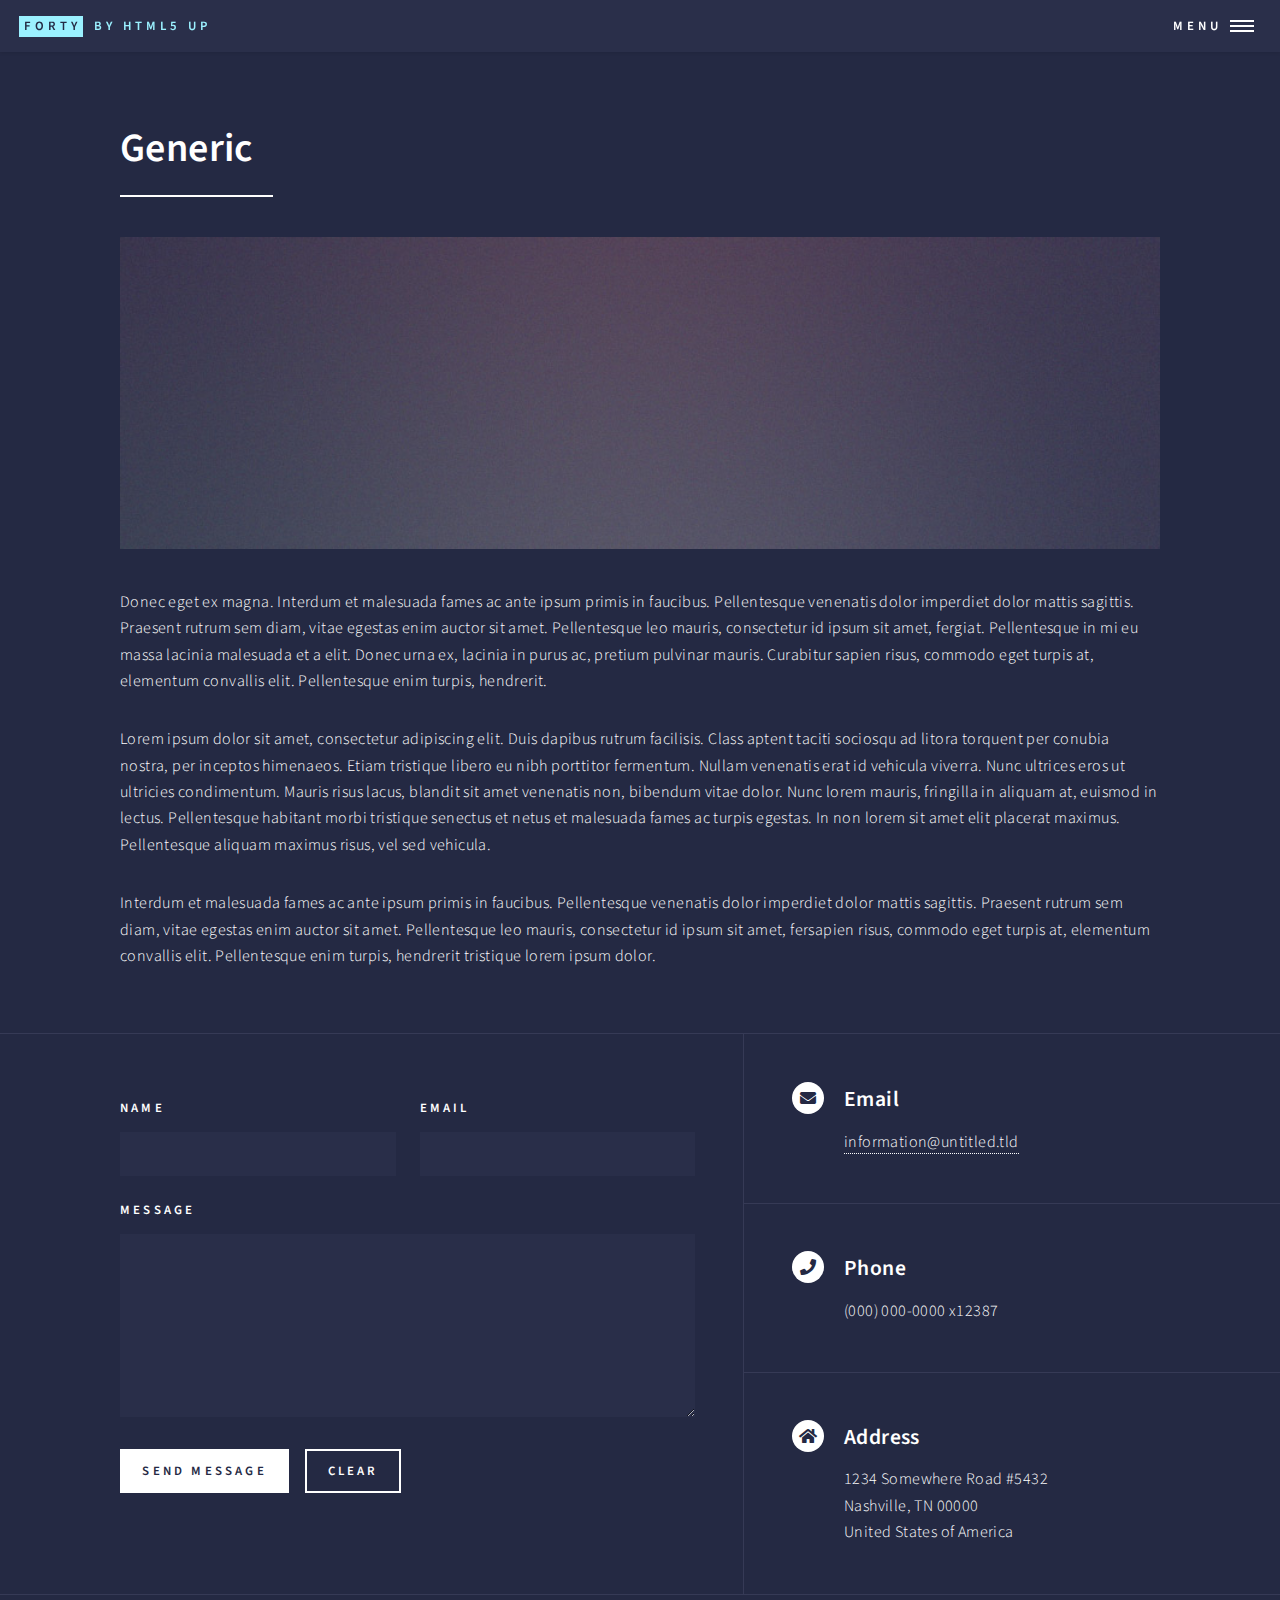
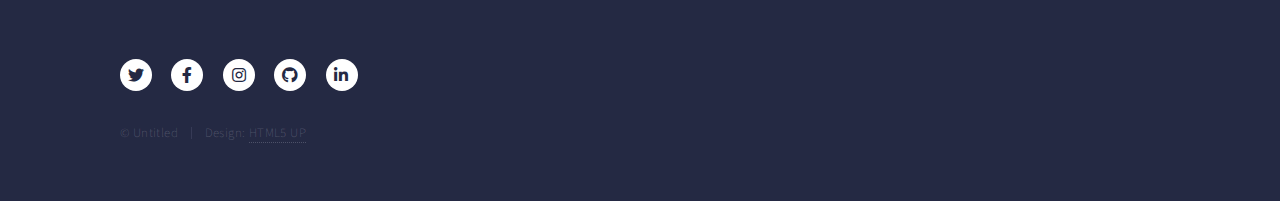
<file: generic.html>
<!DOCTYPE HTML>
<!--
	Forty by HTML5 UP
	html5up.net | @ajlkn
	Free for personal and commercial use under the CCA 3.0 license (html5up.net/license)
-->
<html>
	<head>
		<title>Generic - Forty by HTML5 UP</title>
		<meta charset="utf-8" />
		<meta name="viewport" content="width=device-width, initial-scale=1, user-scalable=no" />
		<link rel="stylesheet" href="assets/css/main.css" />
		<noscript><link rel="stylesheet" href="assets/css/noscript.css" /></noscript>
	</head>
	<body class="is-preload">

		<!-- Wrapper -->
			<div id="wrapper">

				<!-- Header -->
					<header id="header">
						<a href="index.html" class="logo"><strong>Forty</strong> <span>by HTML5 UP</span></a>
						<nav>
							<a href="#menu">Menu</a>
						</nav>
					</header>

				<!-- Menu -->
					<nav id="menu">
						<ul class="links">
							<li><a href="index.html">Home</a></li>
							<li><a href="landing.html">Landing</a></li>
							<li><a href="generic.html">Generic</a></li>
							<li><a href="elements.html">Elements</a></li>
						</ul>
						<ul class="actions stacked">
							<li><a href="#" class="button primary fit">Get Started</a></li>
							<li><a href="#" class="button fit">Log In</a></li>
						</ul>
					</nav>

				<!-- Main -->
					<div id="main" class="alt">

						<!-- One -->
							<section id="one">
								<div class="inner">
									<header class="major">
										<h1>Generic</h1>
									</header>
									<span class="image main"><img src="images/pic11.jpg" alt="" /></span>
									<p>Donec eget ex magna. Interdum et malesuada fames ac ante ipsum primis in faucibus. Pellentesque venenatis dolor imperdiet dolor mattis sagittis. Praesent rutrum sem diam, vitae egestas enim auctor sit amet. Pellentesque leo mauris, consectetur id ipsum sit amet, fergiat. Pellentesque in mi eu massa lacinia malesuada et a elit. Donec urna ex, lacinia in purus ac, pretium pulvinar mauris. Curabitur sapien risus, commodo eget turpis at, elementum convallis elit. Pellentesque enim turpis, hendrerit.</p>
									<p>Lorem ipsum dolor sit amet, consectetur adipiscing elit. Duis dapibus rutrum facilisis. Class aptent taciti sociosqu ad litora torquent per conubia nostra, per inceptos himenaeos. Etiam tristique libero eu nibh porttitor fermentum. Nullam venenatis erat id vehicula viverra. Nunc ultrices eros ut ultricies condimentum. Mauris risus lacus, blandit sit amet venenatis non, bibendum vitae dolor. Nunc lorem mauris, fringilla in aliquam at, euismod in lectus. Pellentesque habitant morbi tristique senectus et netus et malesuada fames ac turpis egestas. In non lorem sit amet elit placerat maximus. Pellentesque aliquam maximus risus, vel sed vehicula.</p>
									<p>Interdum et malesuada fames ac ante ipsum primis in faucibus. Pellentesque venenatis dolor imperdiet dolor mattis sagittis. Praesent rutrum sem diam, vitae egestas enim auctor sit amet. Pellentesque leo mauris, consectetur id ipsum sit amet, fersapien risus, commodo eget turpis at, elementum convallis elit. Pellentesque enim turpis, hendrerit tristique lorem ipsum dolor.</p>
								</div>
							</section>

					</div>

				<!-- Contact -->
					<section id="contact">
						<div class="inner">
							<section>
								<form method="post" action="#">
									<div class="fields">
										<div class="field half">
											<label for="name">Name</label>
											<input type="text" name="name" id="name" />
										</div>
										<div class="field half">
											<label for="email">Email</label>
											<input type="text" name="email" id="email" />
										</div>
										<div class="field">
											<label for="message">Message</label>
											<textarea name="message" id="message" rows="6"></textarea>
										</div>
									</div>
									<ul class="actions">
										<li><input type="submit" value="Send Message" class="primary" /></li>
										<li><input type="reset" value="Clear" /></li>
									</ul>
								</form>
							</section>
							<section class="split">
								<section>
									<div class="contact-method">
										<span class="icon solid alt fa-envelope"></span>
										<h3>Email</h3>
										<a href="#">information@untitled.tld</a>
									</div>
								</section>
								<section>
									<div class="contact-method">
										<span class="icon solid alt fa-phone"></span>
										<h3>Phone</h3>
										<span>(000) 000-0000 x12387</span>
									</div>
								</section>
								<section>
									<div class="contact-method">
										<span class="icon solid alt fa-home"></span>
										<h3>Address</h3>
										<span>1234 Somewhere Road #5432<br />
										Nashville, TN 00000<br />
										United States of America</span>
									</div>
								</section>
							</section>
						</div>
					</section>

				<!-- Footer -->
					<footer id="footer">
						<div class="inner">
							<ul class="icons">
								<li><a href="#" class="icon brands alt fa-twitter"><span class="label">Twitter</span></a></li>
								<li><a href="#" class="icon brands alt fa-facebook-f"><span class="label">Facebook</span></a></li>
								<li><a href="#" class="icon brands alt fa-instagram"><span class="label">Instagram</span></a></li>
								<li><a href="#" class="icon brands alt fa-github"><span class="label">GitHub</span></a></li>
								<li><a href="#" class="icon brands alt fa-linkedin-in"><span class="label">LinkedIn</span></a></li>
							</ul>
							<ul class="copyright">
								<li>&copy; Untitled</li><li>Design: <a href="https://html5up.net">HTML5 UP</a></li>
							</ul>
						</div>
					</footer>

			</div>

		<!-- Scripts -->
			<script src="assets/js/jquery.min.js"></script>
			<script src="assets/js/jquery.scrolly.min.js"></script>
			<script src="assets/js/jquery.scrollex.min.js"></script>
			<script src="assets/js/browser.min.js"></script>
			<script src="assets/js/breakpoints.min.js"></script>
			<script src="assets/js/util.js"></script>
			<script src="assets/js/main.js"></script>

	</body>
</html>
</file>
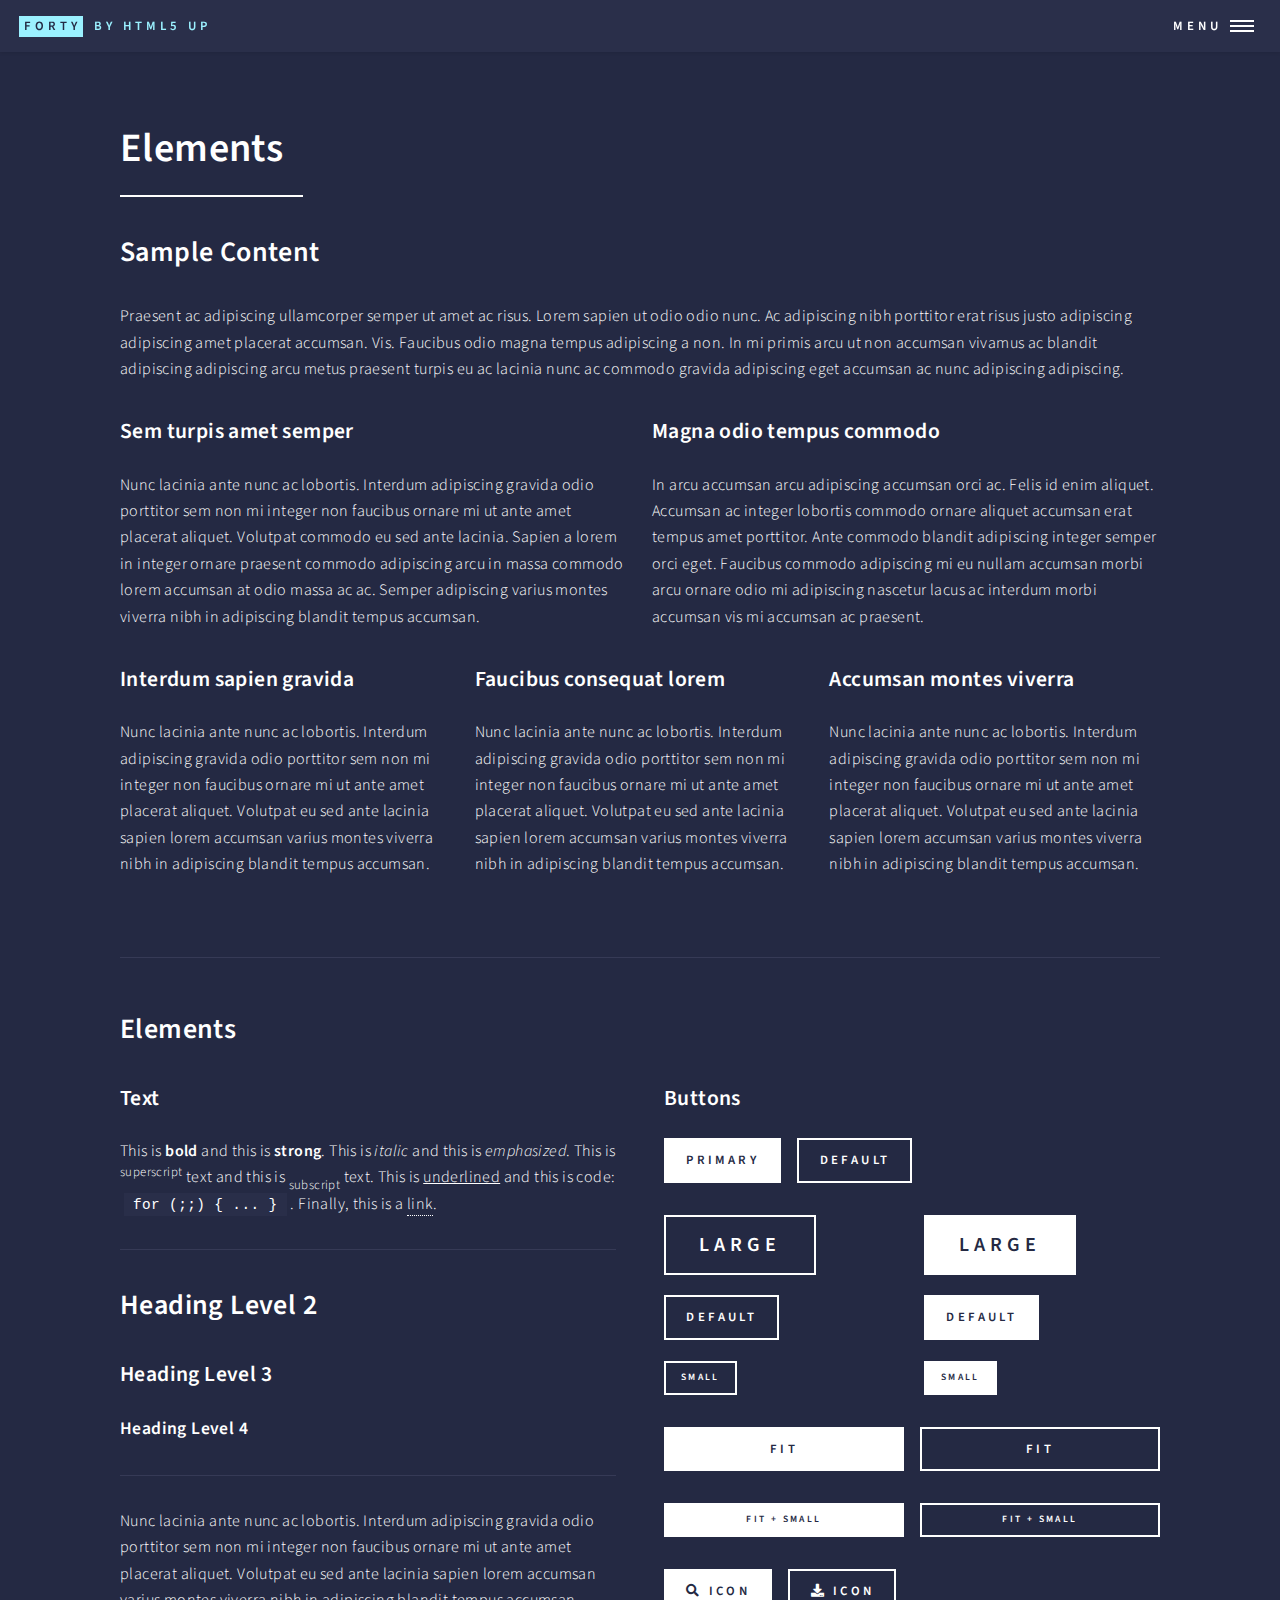
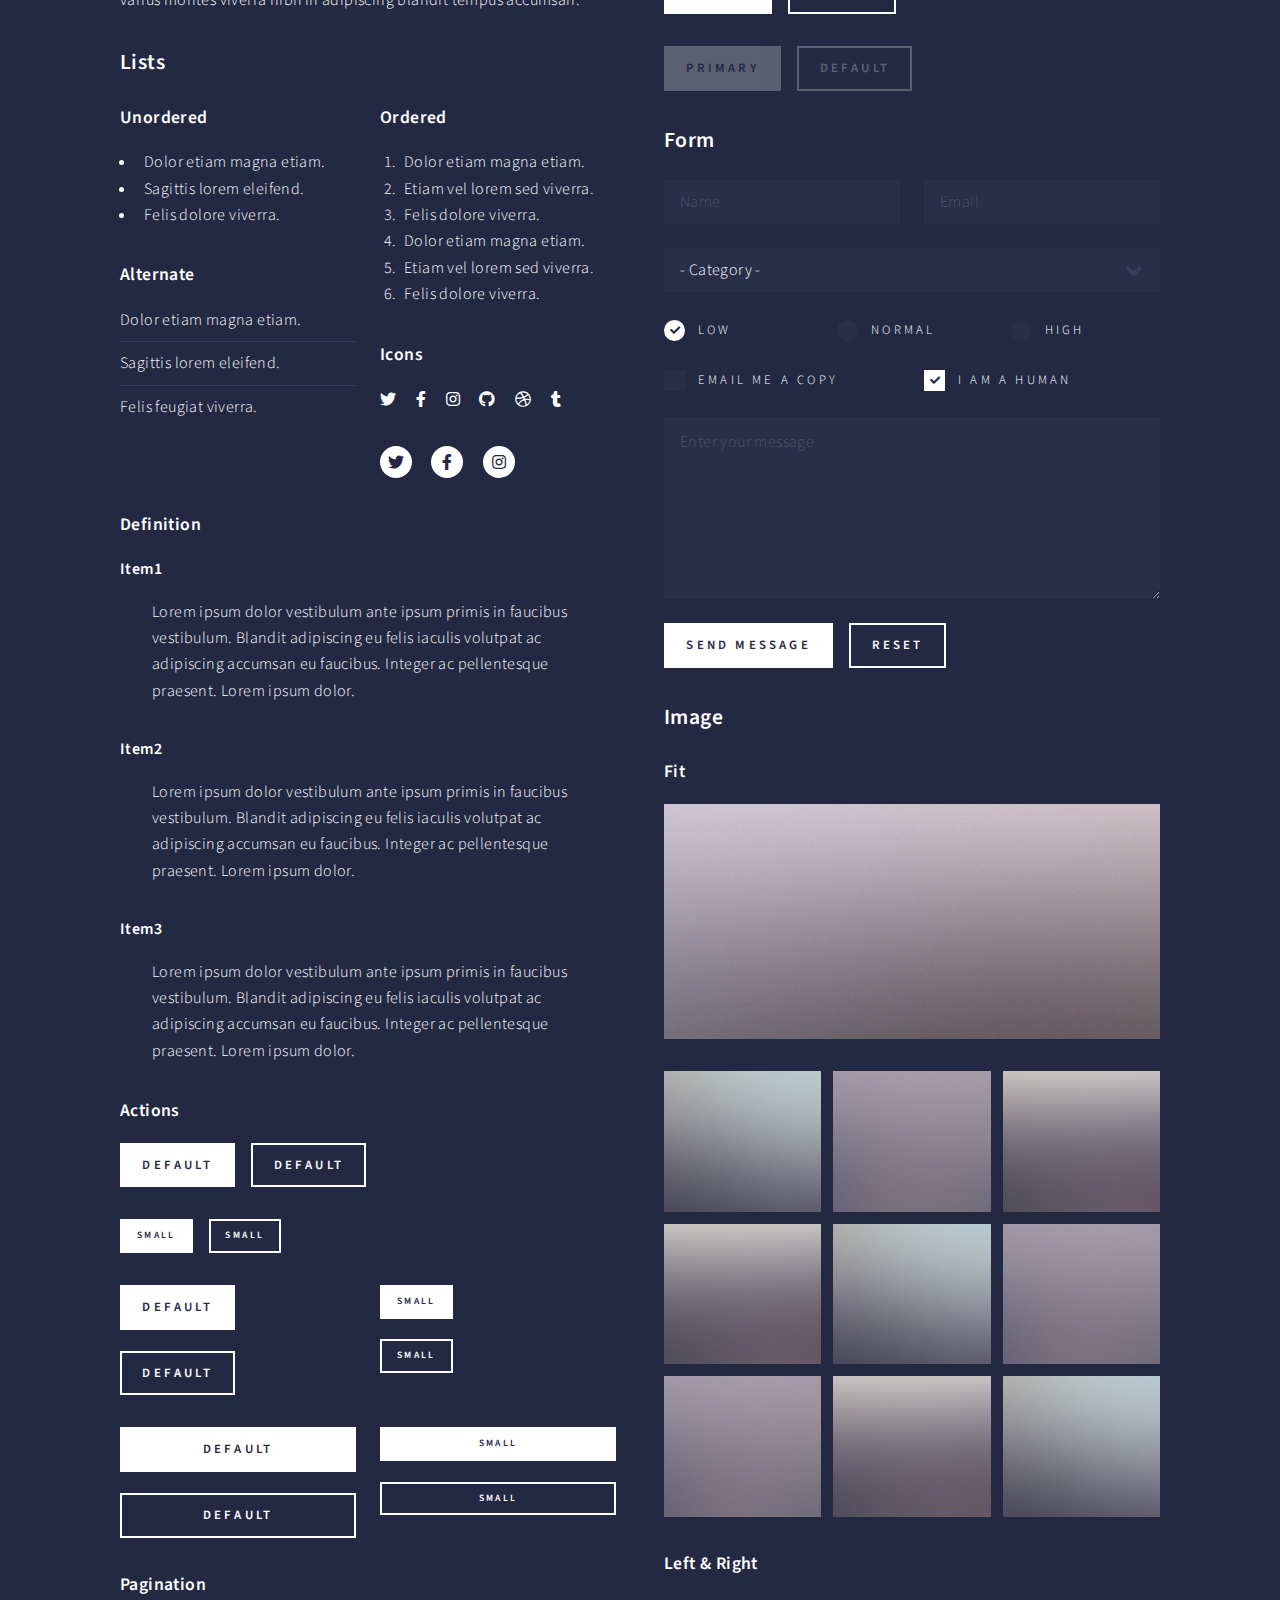
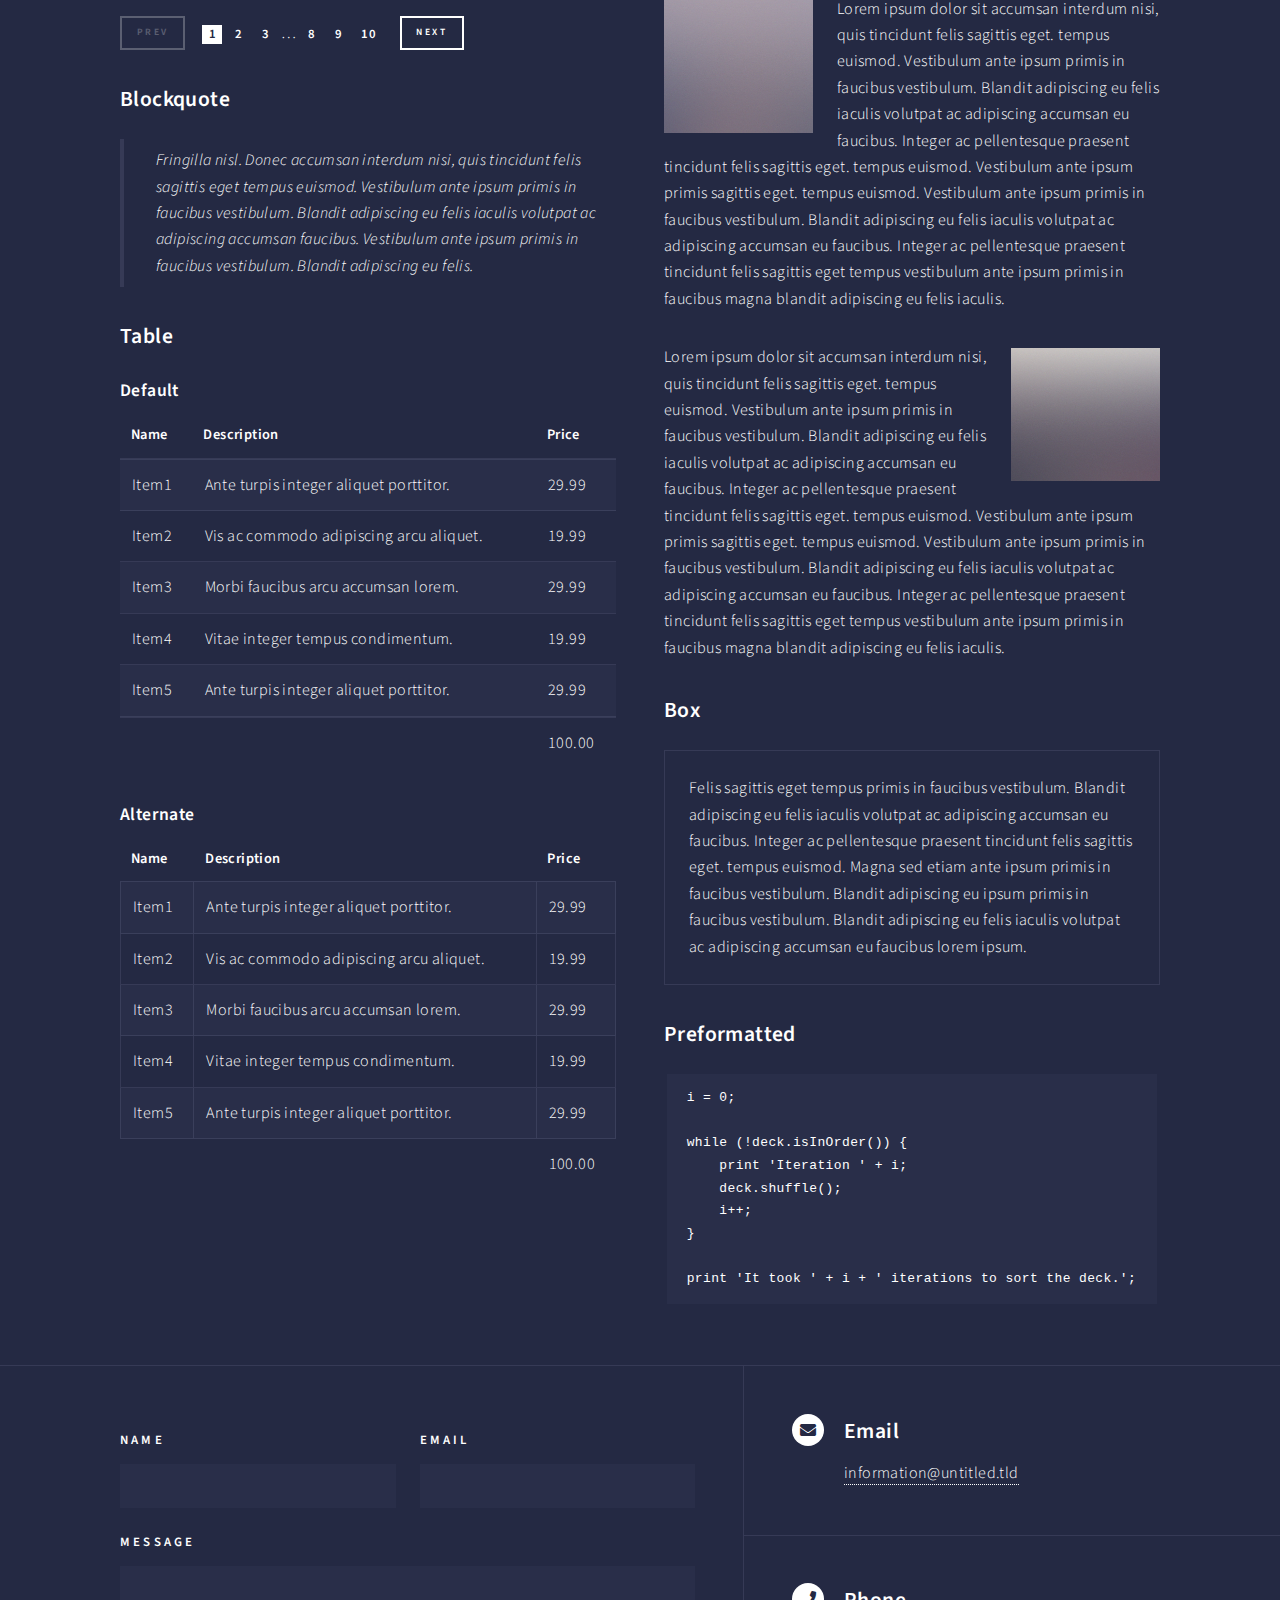
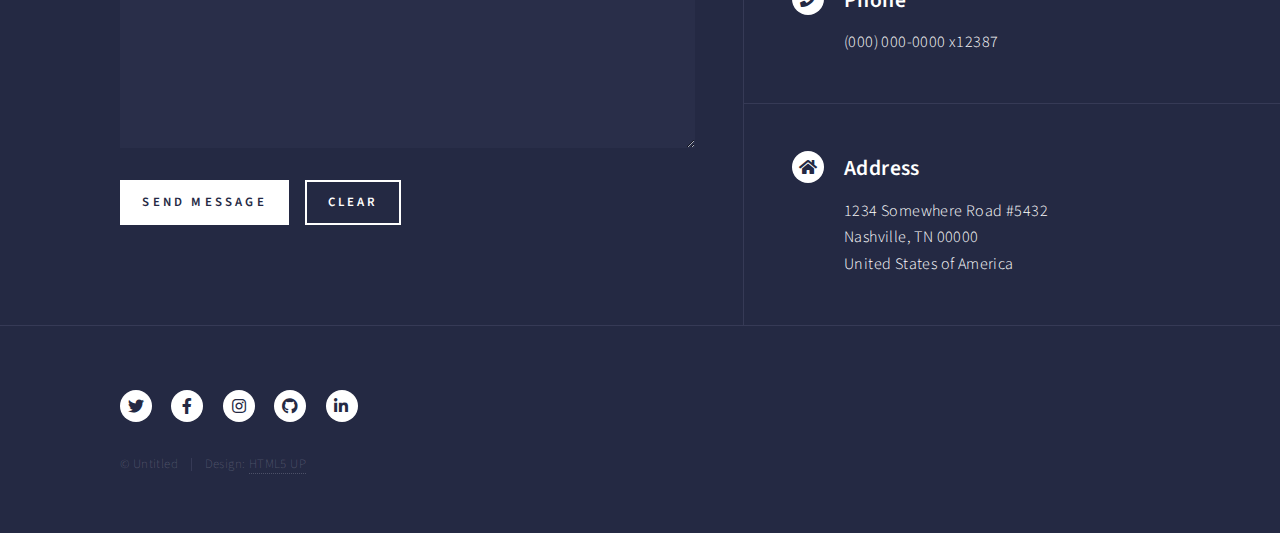
<file: hack/elements.html>
<!DOCTYPE HTML>
<!--
	Forty by HTML5 UP
	html5up.net | @ajlkn
	Free for personal and commercial use under the CCA 3.0 license (html5up.net/license)
-->
<html>
	<head>
		<title>Elements - Forty by HTML5 UP</title>
		<meta charset="utf-8" />
		<meta name="viewport" content="width=device-width, initial-scale=1, user-scalable=no" />
		<link rel="stylesheet" href="assets/css/main.css" />
		<noscript><link rel="stylesheet" href="assets/css/noscript.css" /></noscript>
	</head>
	<body class="is-preload">

		<!-- Wrapper -->
			<div id="wrapper">

				<!-- Header -->
					<header id="header">
						<a href="index.html" class="logo"><strong>Forty</strong> <span>by HTML5 UP</span></a>
						<nav>
							<a href="#menu">Menu</a>
						</nav>
					</header>

				<!-- Menu -->
					<nav id="menu">
						<ul class="links">
							<li><a href="index.html">Home</a></li>
							<li><a href="landing.html">Landing</a></li>
							<li><a href="generic.html">Generic</a></li>
							<li><a href="elements.html">Elements</a></li>
						</ul>
						<ul class="actions stacked">
							<li><a href="#" class="button primary fit">Get Started</a></li>
							<li><a href="#" class="button fit">Log In</a></li>
						</ul>
					</nav>

				<!-- Main -->
					<div id="main" class="alt">

						<!-- One -->
							<section id="one">
								<div class="inner">
									<header class="major">
										<h1>Elements</h1>
									</header>

									<!-- Content -->
										<h2 id="content">Sample Content</h2>
										<p>Praesent ac adipiscing ullamcorper semper ut amet ac risus. Lorem sapien ut odio odio nunc. Ac adipiscing nibh porttitor erat risus justo adipiscing adipiscing amet placerat accumsan. Vis. Faucibus odio magna tempus adipiscing a non. In mi primis arcu ut non accumsan vivamus ac blandit adipiscing adipiscing arcu metus praesent turpis eu ac lacinia nunc ac commodo gravida adipiscing eget accumsan ac nunc adipiscing adipiscing.</p>
										<div class="row">
											<div class="col-6 col-12-small">
												<h3>Sem turpis amet semper</h3>
												<p>Nunc lacinia ante nunc ac lobortis. Interdum adipiscing gravida odio porttitor sem non mi integer non faucibus ornare mi ut ante amet placerat aliquet. Volutpat commodo eu sed ante lacinia. Sapien a lorem in integer ornare praesent commodo adipiscing arcu in massa commodo lorem accumsan at odio massa ac ac. Semper adipiscing varius montes viverra nibh in adipiscing blandit tempus accumsan.</p>
											</div>
											<div class="col-6 col-12-small">
												<h3>Magna odio tempus commodo</h3>
												<p>In arcu accumsan arcu adipiscing accumsan orci ac. Felis id enim aliquet. Accumsan ac integer lobortis commodo ornare aliquet accumsan erat tempus amet porttitor. Ante commodo blandit adipiscing integer semper orci eget. Faucibus commodo adipiscing mi eu nullam accumsan morbi arcu ornare odio mi adipiscing nascetur lacus ac interdum morbi accumsan vis mi accumsan ac praesent.</p>
											</div>
											<!-- Break -->
											<div class="col-4 col-12-medium">
												<h3>Interdum sapien gravida</h3>
												<p>Nunc lacinia ante nunc ac lobortis. Interdum adipiscing gravida odio porttitor sem non mi integer non faucibus ornare mi ut ante amet placerat aliquet. Volutpat eu sed ante lacinia sapien lorem accumsan varius montes viverra nibh in adipiscing blandit tempus accumsan.</p>
											</div>
											<div class="col-4 col-12-medium">
												<h3>Faucibus consequat lorem</h3>
												<p>Nunc lacinia ante nunc ac lobortis. Interdum adipiscing gravida odio porttitor sem non mi integer non faucibus ornare mi ut ante amet placerat aliquet. Volutpat eu sed ante lacinia sapien lorem accumsan varius montes viverra nibh in adipiscing blandit tempus accumsan.</p>
											</div>
											<div class="col-4 col-12-medium">
												<h3>Accumsan montes viverra</h3>
												<p>Nunc lacinia ante nunc ac lobortis. Interdum adipiscing gravida odio porttitor sem non mi integer non faucibus ornare mi ut ante amet placerat aliquet. Volutpat eu sed ante lacinia sapien lorem accumsan varius montes viverra nibh in adipiscing blandit tempus accumsan.</p>
											</div>
										</div>

									<hr class="major" />

									<!-- Elements -->
										<h2 id="elements">Elements</h2>
										<div class="row gtr-200">
											<div class="col-6 col-12-medium">

												<!-- Text stuff -->
													<h3>Text</h3>
													<p>This is <b>bold</b> and this is <strong>strong</strong>. This is <i>italic</i> and this is <em>emphasized</em>.
													This is <sup>superscript</sup> text and this is <sub>subscript</sub> text.
													This is <u>underlined</u> and this is code: <code>for (;;) { ... }</code>.
													Finally, this is a <a href="#">link</a>.</p>
													<hr />
													<h2>Heading Level 2</h2>
													<h3>Heading Level 3</h3>
													<h4>Heading Level 4</h4>
													<hr />
													<p>Nunc lacinia ante nunc ac lobortis. Interdum adipiscing gravida odio porttitor sem non mi integer non faucibus ornare mi ut ante amet placerat aliquet. Volutpat eu sed ante lacinia sapien lorem accumsan varius montes viverra nibh in adipiscing blandit tempus accumsan.</p>

												<!-- Lists -->
													<h3>Lists</h3>
													<div class="row">
														<div class="col-6 col-12-small">

															<h4>Unordered</h4>
															<ul>
																<li>Dolor etiam magna etiam.</li>
																<li>Sagittis lorem eleifend.</li>
																<li>Felis dolore viverra.</li>
															</ul>

															<h4>Alternate</h4>
															<ul class="alt">
																<li>Dolor etiam magna etiam.</li>
																<li>Sagittis lorem eleifend.</li>
																<li>Felis feugiat viverra.</li>
															</ul>

														</div>
														<div class="col-6 col-12-small">

															<h4>Ordered</h4>
															<ol>
																<li>Dolor etiam magna etiam.</li>
																<li>Etiam vel lorem sed viverra.</li>
																<li>Felis dolore viverra.</li>
																<li>Dolor etiam magna etiam.</li>
																<li>Etiam vel lorem sed viverra.</li>
																<li>Felis dolore viverra.</li>
															</ol>

															<h4>Icons</h4>
															<ul class="icons">
																<li><a href="#" class="icon brands fa-twitter"><span class="label">Twitter</span></a></li>
																<li><a href="#" class="icon brands fa-facebook-f"><span class="label">Facebook</span></a></li>
																<li><a href="#" class="icon brands fa-instagram"><span class="label">Instagram</span></a></li>
																<li><a href="#" class="icon brands fa-github"><span class="label">Github</span></a></li>
																<li><a href="#" class="icon brands fa-dribbble"><span class="label">Dribbble</span></a></li>
																<li><a href="#" class="icon brands fa-tumblr"><span class="label">Tumblr</span></a></li>
															</ul>
															<ul class="icons">
																<li><a href="#" class="icon brands alt fa-twitter"><span class="label">Twitter</span></a></li>
																<li><a href="#" class="icon brands alt fa-facebook-f"><span class="label">Facebook</span></a></li>
																<li><a href="#" class="icon brands alt fa-instagram"><span class="label">Instagram</span></a></li>
															</ul>

														</div>
													</div>
													<h4>Definition</h4>
													<dl>
														<dt>Item1</dt>
														<dd>
															<p>Lorem ipsum dolor vestibulum ante ipsum primis in faucibus vestibulum. Blandit adipiscing eu felis iaculis volutpat ac adipiscing accumsan eu faucibus. Integer ac pellentesque praesent. Lorem ipsum dolor.</p>
														</dd>
														<dt>Item2</dt>
														<dd>
															<p>Lorem ipsum dolor vestibulum ante ipsum primis in faucibus vestibulum. Blandit adipiscing eu felis iaculis volutpat ac adipiscing accumsan eu faucibus. Integer ac pellentesque praesent. Lorem ipsum dolor.</p>
														</dd>
														<dt>Item3</dt>
														<dd>
															<p>Lorem ipsum dolor vestibulum ante ipsum primis in faucibus vestibulum. Blandit adipiscing eu felis iaculis volutpat ac adipiscing accumsan eu faucibus. Integer ac pellentesque praesent. Lorem ipsum dolor.</p>
														</dd>
													</dl>

													<h4>Actions</h4>
													<ul class="actions">
														<li><a href="#" class="button primary">Default</a></li>
														<li><a href="#" class="button">Default</a></li>
													</ul>
													<ul class="actions small">
														<li><a href="#" class="button primary small">Small</a></li>
														<li><a href="#" class="button small">Small</a></li>
													</ul>
													<div class="row">
														<div class="col-6 col-12-small">
															<ul class="actions stacked">
																<li><a href="#" class="button primary">Default</a></li>
																<li><a href="#" class="button">Default</a></li>
															</ul>
														</div>
														<div class="col-6 col-12-small">
															<ul class="actions stacked">
																<li><a href="#" class="button primary small">Small</a></li>
																<li><a href="#" class="button small">Small</a></li>
															</ul>
														</div>
														<div class="col-6 col-12-small">
															<ul class="actions stacked">
																<li><a href="#" class="button primary fit">Default</a></li>
																<li><a href="#" class="button fit">Default</a></li>
															</ul>
														</div>
														<div class="col-6 col-12-small">
															<ul class="actions stacked">
																<li><a href="#" class="button primary small fit">Small</a></li>
																<li><a href="#" class="button small fit">Small</a></li>
															</ul>
														</div>
													</div>

													<h4>Pagination</h4>
													<ul class="pagination">
														<li><span class="button small disabled">Prev</span></li>
														<li><a href="#" class="page active">1</a></li>
														<li><a href="#" class="page">2</a></li>
														<li><a href="#" class="page">3</a></li>
														<li><span>&hellip;</span></li>
														<li><a href="#" class="page">8</a></li>
														<li><a href="#" class="page">9</a></li>
														<li><a href="#" class="page">10</a></li>
														<li><a href="#" class="button small">Next</a></li>
													</ul>

												<!-- Blockquote -->
													<h3>Blockquote</h3>
													<blockquote>Fringilla nisl. Donec accumsan interdum nisi, quis tincidunt felis sagittis eget tempus euismod. Vestibulum ante ipsum primis in faucibus vestibulum. Blandit adipiscing eu felis iaculis volutpat ac adipiscing accumsan faucibus. Vestibulum ante ipsum primis in faucibus vestibulum. Blandit adipiscing eu felis.</blockquote>

												<!-- Table -->
													<h3>Table</h3>

													<h4>Default</h4>
													<div class="table-wrapper">
														<table>
															<thead>
																<tr>
																	<th>Name</th>
																	<th>Description</th>
																	<th>Price</th>
																</tr>
															</thead>
															<tbody>
																<tr>
																	<td>Item1</td>
																	<td>Ante turpis integer aliquet porttitor.</td>
																	<td>29.99</td>
																</tr>
																<tr>
																	<td>Item2</td>
																	<td>Vis ac commodo adipiscing arcu aliquet.</td>
																	<td>19.99</td>
																</tr>
																<tr>
																	<td>Item3</td>
																	<td> Morbi faucibus arcu accumsan lorem.</td>
																	<td>29.99</td>
																</tr>
																<tr>
																	<td>Item4</td>
																	<td>Vitae integer tempus condimentum.</td>
																	<td>19.99</td>
																</tr>
																<tr>
																	<td>Item5</td>
																	<td>Ante turpis integer aliquet porttitor.</td>
																	<td>29.99</td>
																</tr>
															</tbody>
															<tfoot>
																<tr>
																	<td colspan="2"></td>
																	<td>100.00</td>
																</tr>
															</tfoot>
														</table>
													</div>

													<h4>Alternate</h4>
													<div class="table-wrapper">
														<table class="alt">
															<thead>
																<tr>
																	<th>Name</th>
																	<th>Description</th>
																	<th>Price</th>
																</tr>
															</thead>
															<tbody>
																<tr>
																	<td>Item1</td>
																	<td>Ante turpis integer aliquet porttitor.</td>
																	<td>29.99</td>
																</tr>
																<tr>
																	<td>Item2</td>
																	<td>Vis ac commodo adipiscing arcu aliquet.</td>
																	<td>19.99</td>
																</tr>
																<tr>
																	<td>Item3</td>
																	<td> Morbi faucibus arcu accumsan lorem.</td>
																	<td>29.99</td>
																</tr>
																<tr>
																	<td>Item4</td>
																	<td>Vitae integer tempus condimentum.</td>
																	<td>19.99</td>
																</tr>
																<tr>
																	<td>Item5</td>
																	<td>Ante turpis integer aliquet porttitor.</td>
																	<td>29.99</td>
																</tr>
															</tbody>
															<tfoot>
																<tr>
																	<td colspan="2"></td>
																	<td>100.00</td>
																</tr>
															</tfoot>
														</table>
													</div>

											</div>
											<div class="col-6 col-12-medium">

												<!-- Buttons -->
													<h3>Buttons</h3>
													<ul class="actions">
														<li><a href="#" class="button primary">Primary</a></li>
														<li><a href="#" class="button">Default</a></li>
													</ul>
													<div class="row">
														<div class="col-6 col-12-xsmall">
															<ul class="actions stacked">
																<li><a href="#" class="button large">Large</a></li>
																<li><a href="#" class="button">Default</a></li>
																<li><a href="#" class="button small">Small</a></li>
															</ul>
														</div>
														<div class="col-6 col-12-xsmall">
															<ul class="actions stacked">
																<li><a href="#" class="button primary large">Large</a></li>
																<li><a href="#" class="button primary">Default</a></li>
																<li><a href="#" class="button primary small">Small</a></li>
															</ul>
														</div>
													</div>
													<ul class="actions fit">
														<li><a href="#" class="button primary fit">Fit</a></li>
														<li><a href="#" class="button fit">Fit</a></li>
													</ul>
													<ul class="actions fit small">
														<li><a href="#" class="button primary fit small">Fit + Small</a></li>
														<li><a href="#" class="button fit small">Fit + Small</a></li>
													</ul>
													<ul class="actions">
														<li><a href="#" class="button primary icon solid fa-search">Icon</a></li>
														<li><a href="#" class="button icon solid fa-download">Icon</a></li>
													</ul>
													<ul class="actions">
														<li><span class="button primary disabled">Primary</span></li>
														<li><span class="button disabled">Default</span></li>
													</ul>

												<!-- Form -->
													<h3>Form</h3>

													<form method="post" action="#">
														<div class="row gtr-uniform">
															<div class="col-6 col-12-xsmall">
																<input type="text" name="demo-name" id="demo-name" value="" placeholder="Name" />
															</div>
															<div class="col-6 col-12-xsmall">
																<input type="email" name="demo-email" id="demo-email" value="" placeholder="Email" />
															</div>
															<!-- Break -->
															<div class="col-12">
																<select name="demo-category" id="demo-category">
																	<option value="">- Category -</option>
																	<option value="1">Manufacturing</option>
																	<option value="1">Shipping</option>
																	<option value="1">Administration</option>
																	<option value="1">Human Resources</option>
																</select>
															</div>
															<!-- Break -->
															<div class="col-4 col-12-small">
																<input type="radio" id="demo-priority-low" name="demo-priority" checked>
																<label for="demo-priority-low">Low</label>
															</div>
															<div class="col-4 col-12-small">
																<input type="radio" id="demo-priority-normal" name="demo-priority">
																<label for="demo-priority-normal">Normal</label>
															</div>
															<div class="col-4 col-12-small">
																<input type="radio" id="demo-priority-high" name="demo-priority">
																<label for="demo-priority-high">High</label>
															</div>
															<!-- Break -->
															<div class="col-6 col-12-small">
																<input type="checkbox" id="demo-copy" name="demo-copy">
																<label for="demo-copy">Email me a copy</label>
															</div>
															<div class="col-6 col-12-small">
																<input type="checkbox" id="demo-human" name="demo-human" checked>
																<label for="demo-human">I am a human</label>
															</div>
															<!-- Break -->
															<div class="col-12">
																<textarea name="demo-message" id="demo-message" placeholder="Enter your message" rows="6"></textarea>
															</div>
															<!-- Break -->
															<div class="col-12">
																<ul class="actions">
																	<li><input type="submit" value="Send Message" class="primary" /></li>
																	<li><input type="reset" value="Reset" /></li>
																</ul>
															</div>
														</div>
													</form>

												<!-- Image -->
													<h3>Image</h3>

													<h4>Fit</h4>
													<span class="image fit"><img src="images/pic03.jpg" alt="" /></span>
													<div class="box alt">
														<div class="row gtr-50 gtr-uniform">
															<div class="col-4"><span class="image fit"><img src="images/pic08.jpg" alt="" /></span></div>
															<div class="col-4"><span class="image fit"><img src="images/pic09.jpg" alt="" /></span></div>
															<div class="col-4"><span class="image fit"><img src="images/pic10.jpg" alt="" /></span></div>
															<!-- Break -->
															<div class="col-4"><span class="image fit"><img src="images/pic10.jpg" alt="" /></span></div>
															<div class="col-4"><span class="image fit"><img src="images/pic08.jpg" alt="" /></span></div>
															<div class="col-4"><span class="image fit"><img src="images/pic09.jpg" alt="" /></span></div>
															<!-- Break -->
															<div class="col-4"><span class="image fit"><img src="images/pic09.jpg" alt="" /></span></div>
															<div class="col-4"><span class="image fit"><img src="images/pic10.jpg" alt="" /></span></div>
															<div class="col-4"><span class="image fit"><img src="images/pic08.jpg" alt="" /></span></div>
														</div>
													</div>

													<h4>Left &amp; Right</h4>
													<p><span class="image left"><img src="images/pic09.jpg" alt="" /></span>Lorem ipsum dolor sit accumsan interdum nisi, quis tincidunt felis sagittis eget. tempus euismod. Vestibulum ante ipsum primis in faucibus vestibulum. Blandit adipiscing eu felis iaculis volutpat ac adipiscing accumsan eu faucibus. Integer ac pellentesque praesent tincidunt felis sagittis eget. tempus euismod. Vestibulum ante ipsum primis sagittis eget. tempus euismod. Vestibulum ante ipsum primis in faucibus vestibulum. Blandit adipiscing eu felis iaculis volutpat ac adipiscing accumsan eu faucibus. Integer ac pellentesque praesent tincidunt felis sagittis eget tempus vestibulum ante ipsum primis in faucibus magna blandit adipiscing eu felis iaculis.</p>
													<p><span class="image right"><img src="images/pic10.jpg" alt="" /></span>Lorem ipsum dolor sit accumsan interdum nisi, quis tincidunt felis sagittis eget. tempus euismod. Vestibulum ante ipsum primis in faucibus vestibulum. Blandit adipiscing eu felis iaculis volutpat ac adipiscing accumsan eu faucibus. Integer ac pellentesque praesent tincidunt felis sagittis eget. tempus euismod. Vestibulum ante ipsum primis sagittis eget. tempus euismod. Vestibulum ante ipsum primis in faucibus vestibulum. Blandit adipiscing eu felis iaculis volutpat ac adipiscing accumsan eu faucibus. Integer ac pellentesque praesent tincidunt felis sagittis eget tempus vestibulum ante ipsum primis in faucibus magna blandit adipiscing eu felis iaculis.</p>

												<!-- Box -->
													<h3>Box</h3>
													<div class="box">
														<p>Felis sagittis eget tempus primis in faucibus vestibulum. Blandit adipiscing eu felis iaculis volutpat ac adipiscing accumsan eu faucibus. Integer ac pellentesque praesent tincidunt felis sagittis eget. tempus euismod. Magna sed etiam ante ipsum primis in faucibus vestibulum. Blandit adipiscing eu ipsum primis in faucibus vestibulum. Blandit adipiscing eu felis iaculis volutpat ac adipiscing accumsan eu faucibus lorem ipsum.</p>
													</div>

												<!-- Preformatted Code -->
													<h3>Preformatted</h3>
													<pre><code>i = 0;

while (!deck.isInOrder()) {
    print 'Iteration ' + i;
    deck.shuffle();
    i++;
}

print 'It took ' + i + ' iterations to sort the deck.';
</code></pre>

											</div>
										</div>

								</div>
							</section>

					</div>

				<!-- Contact -->
					<section id="contact">
						<div class="inner">
							<section>
								<form method="post" action="#">
									<div class="fields">
										<div class="field half">
											<label for="name">Name</label>
											<input type="text" name="name" id="name" />
										</div>
										<div class="field half">
											<label for="email">Email</label>
											<input type="text" name="email" id="email" />
										</div>
										<div class="field">
											<label for="message">Message</label>
											<textarea name="message" id="message" rows="6"></textarea>
										</div>
									</div>
									<ul class="actions">
										<li><input type="submit" value="Send Message" class="primary" /></li>
										<li><input type="reset" value="Clear" /></li>
									</ul>
								</form>
							</section>
							<section class="split">
								<section>
									<div class="contact-method">
										<span class="icon solid alt fa-envelope"></span>
										<h3>Email</h3>
										<a href="#">information@untitled.tld</a>
									</div>
								</section>
								<section>
									<div class="contact-method">
										<span class="icon solid alt fa-phone"></span>
										<h3>Phone</h3>
										<span>(000) 000-0000 x12387</span>
									</div>
								</section>
								<section>
									<div class="contact-method">
										<span class="icon solid alt fa-home"></span>
										<h3>Address</h3>
										<span>1234 Somewhere Road #5432<br />
										Nashville, TN 00000<br />
										United States of America</span>
									</div>
								</section>
							</section>
						</div>
					</section>

				<!-- Footer -->
					<footer id="footer">
						<div class="inner">
							<ul class="icons">
								<li><a href="#" class="icon brands alt fa-twitter"><span class="label">Twitter</span></a></li>
								<li><a href="#" class="icon brands alt fa-facebook-f"><span class="label">Facebook</span></a></li>
								<li><a href="#" class="icon brands alt fa-instagram"><span class="label">Instagram</span></a></li>
								<li><a href="#" class="icon brands alt fa-github"><span class="label">GitHub</span></a></li>
								<li><a href="#" class="icon brands alt fa-linkedin-in"><span class="label">LinkedIn</span></a></li>
							</ul>
							<ul class="copyright">
								<li>&copy; Untitled</li><li>Design: <a href="https://html5up.net">HTML5 UP</a></li>
							</ul>
						</div>
					</footer>

			</div>

		<!-- Scripts -->
			<script src="assets/js/jquery.min.js"></script>
			<script src="assets/js/jquery.scrolly.min.js"></script>
			<script src="assets/js/jquery.scrollex.min.js"></script>
			<script src="assets/js/browser.min.js"></script>
			<script src="assets/js/breakpoints.min.js"></script>
			<script src="assets/js/util.js"></script>
			<script src="assets/js/main.js"></script>

	</body>
</html>
</file>
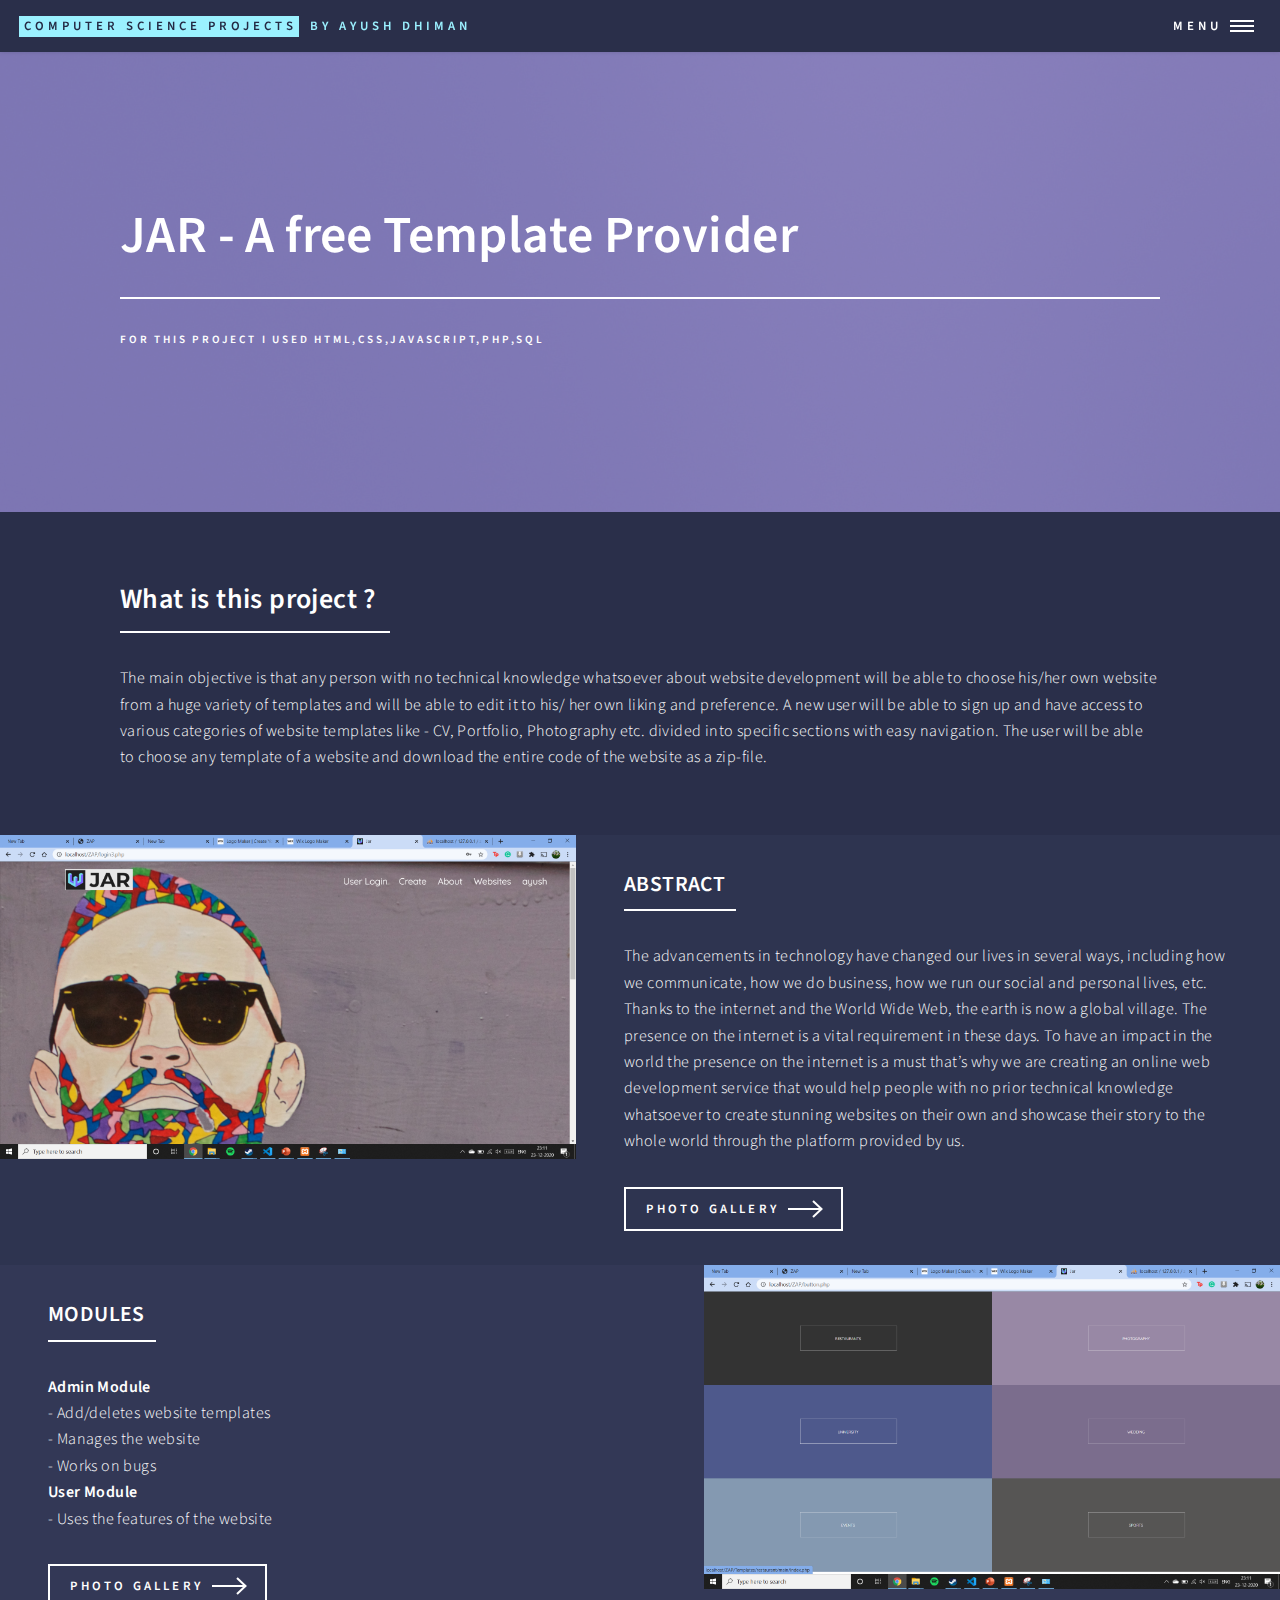
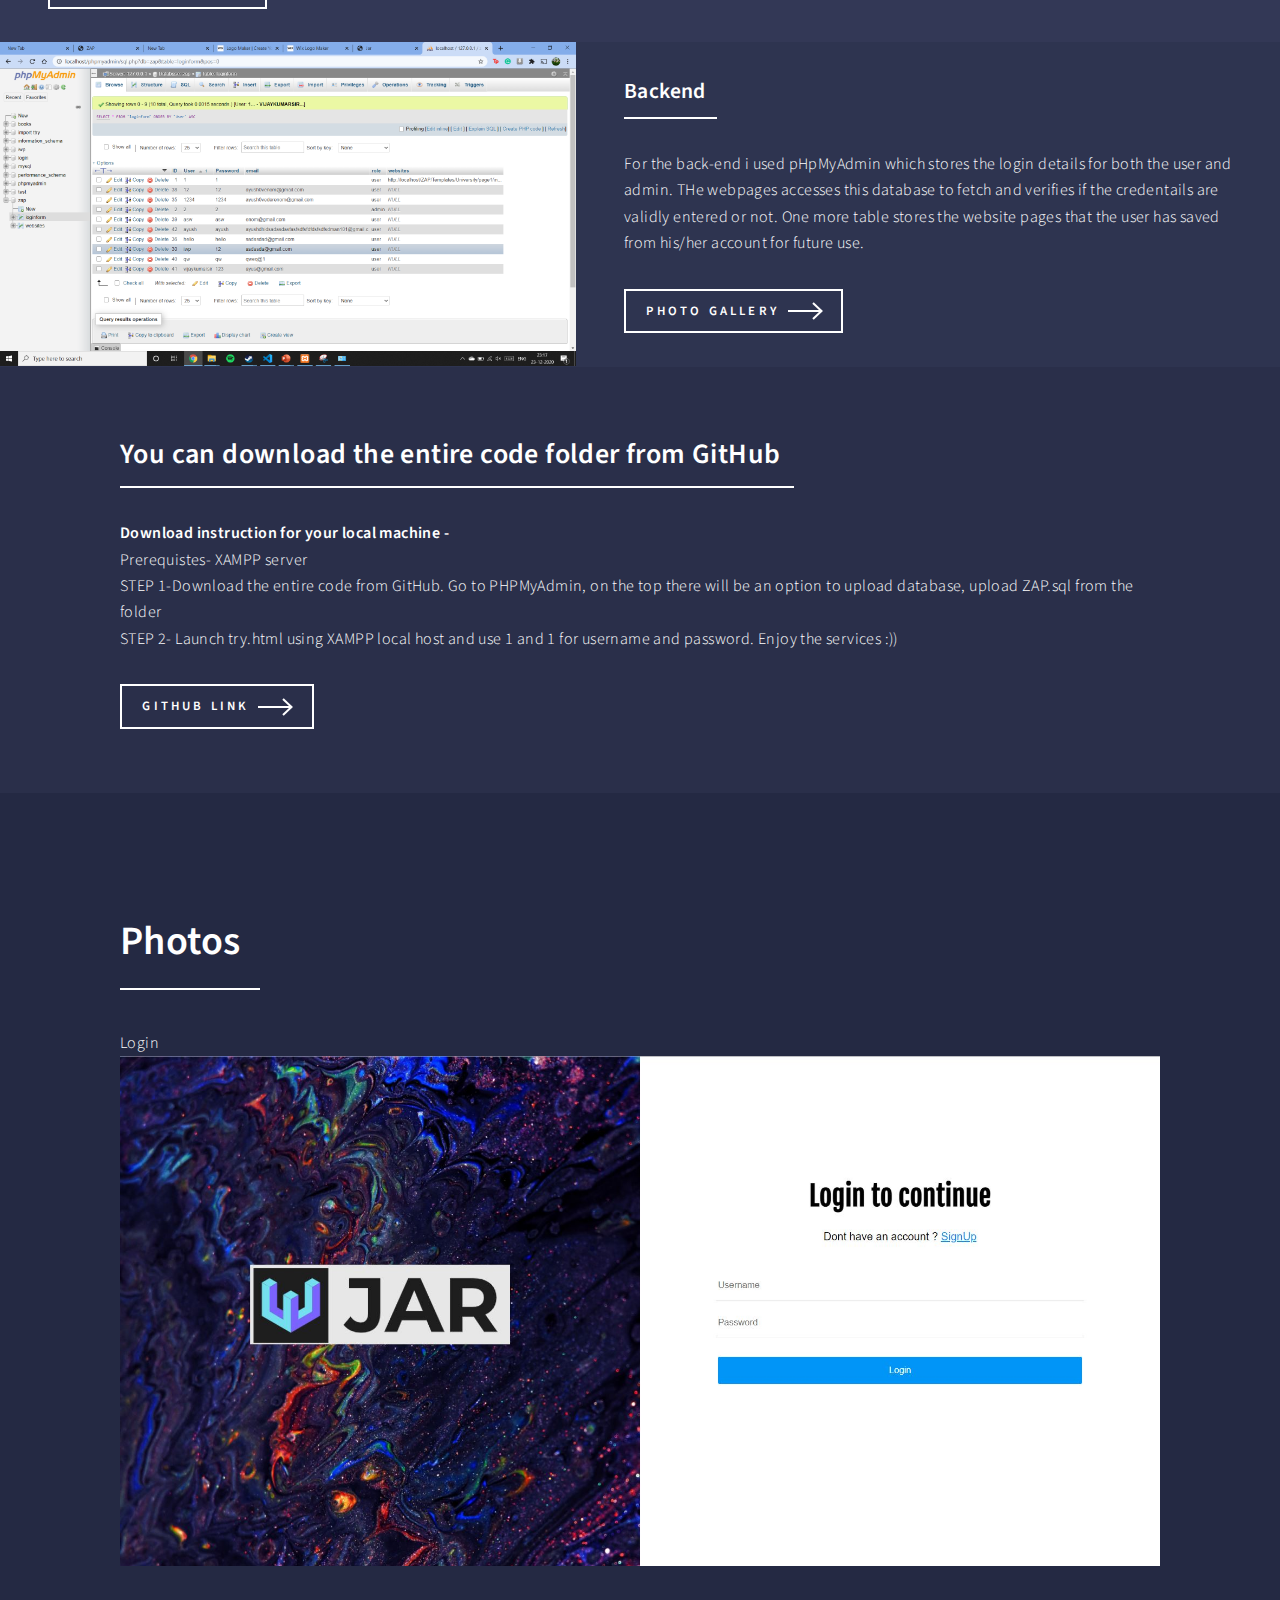
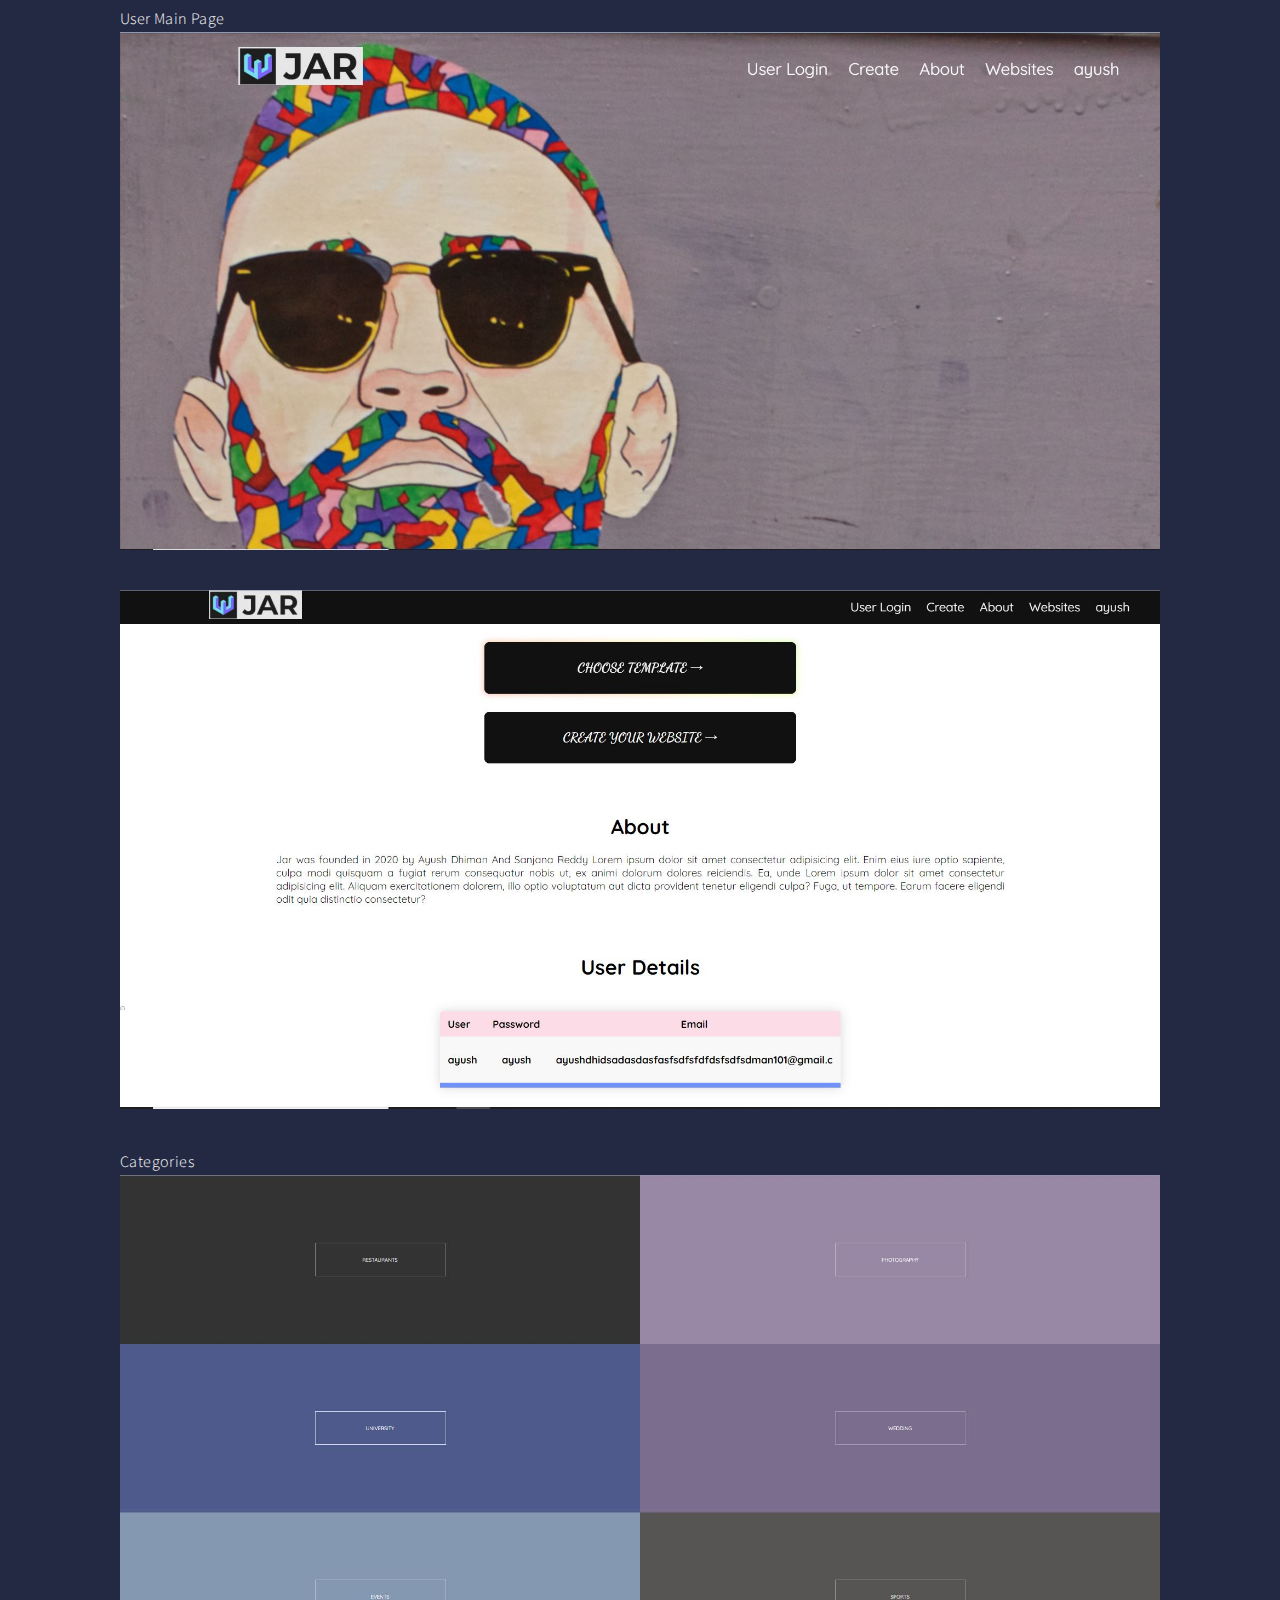
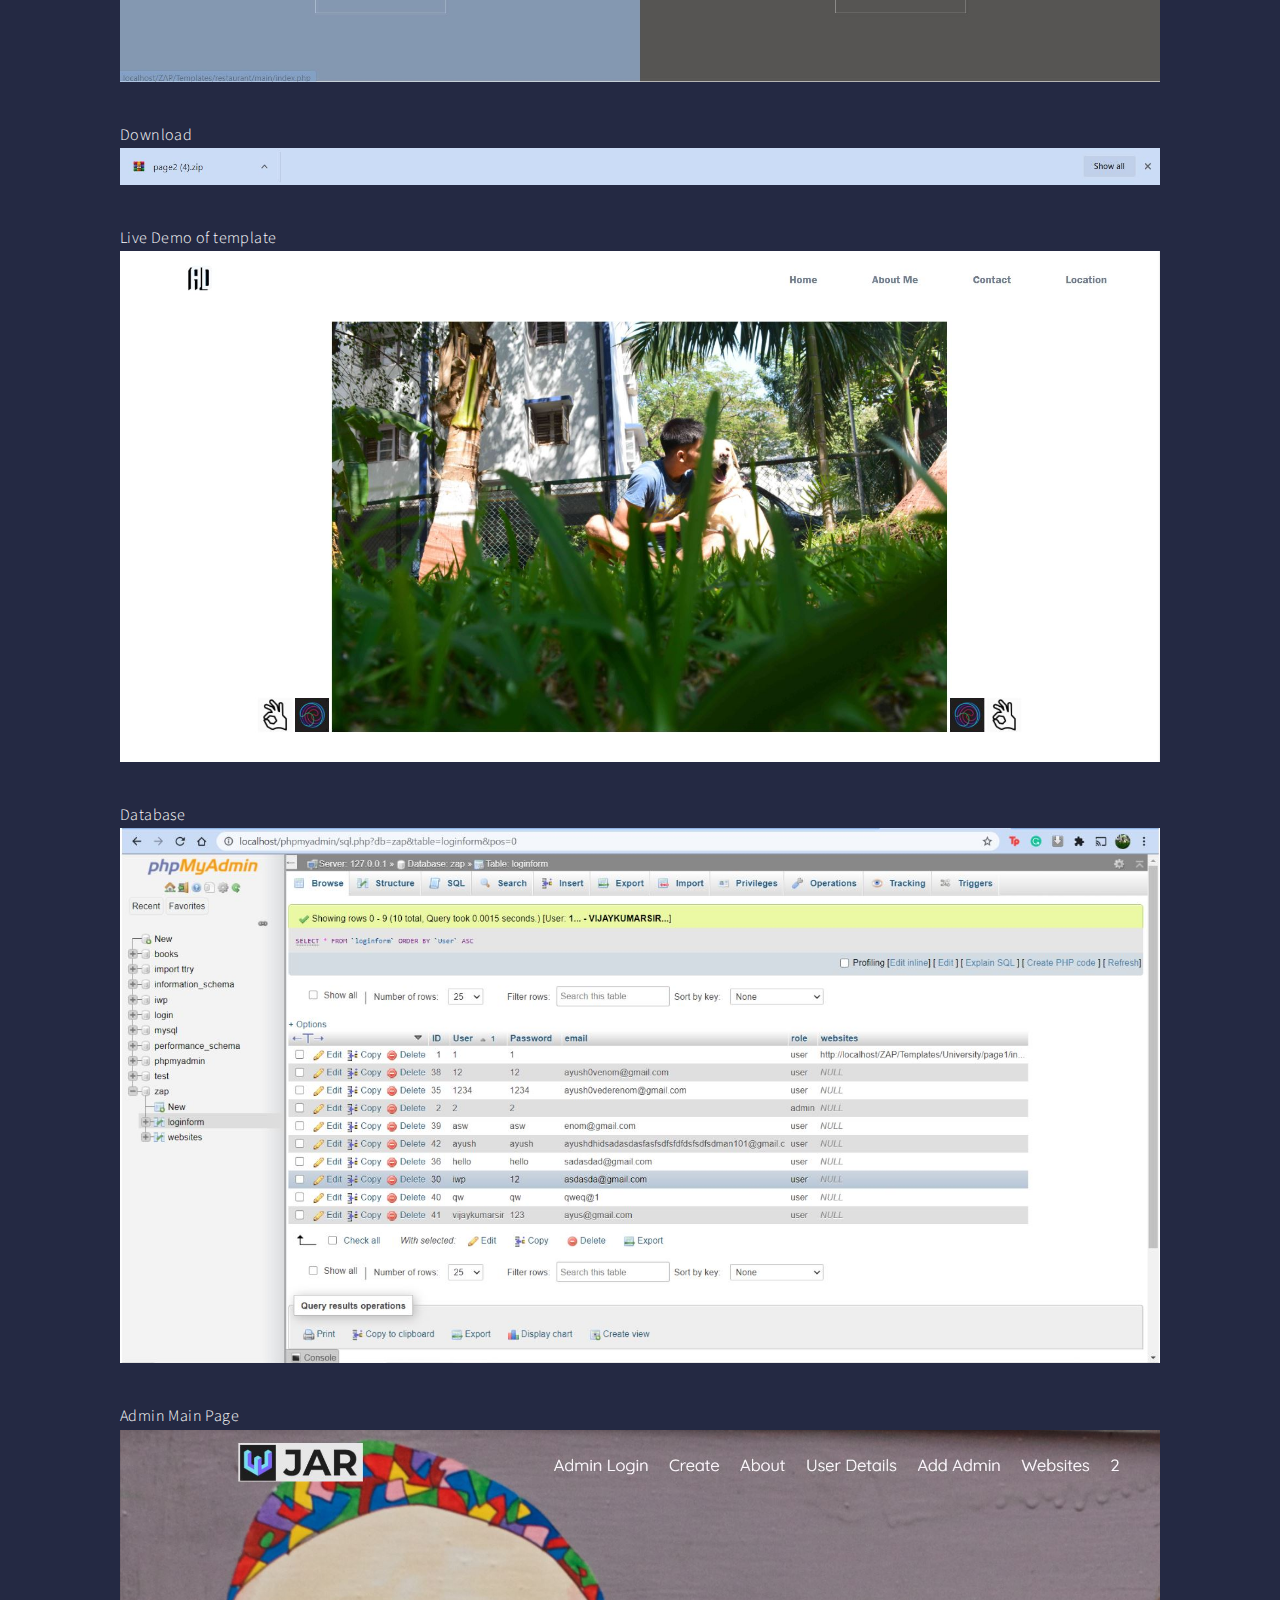
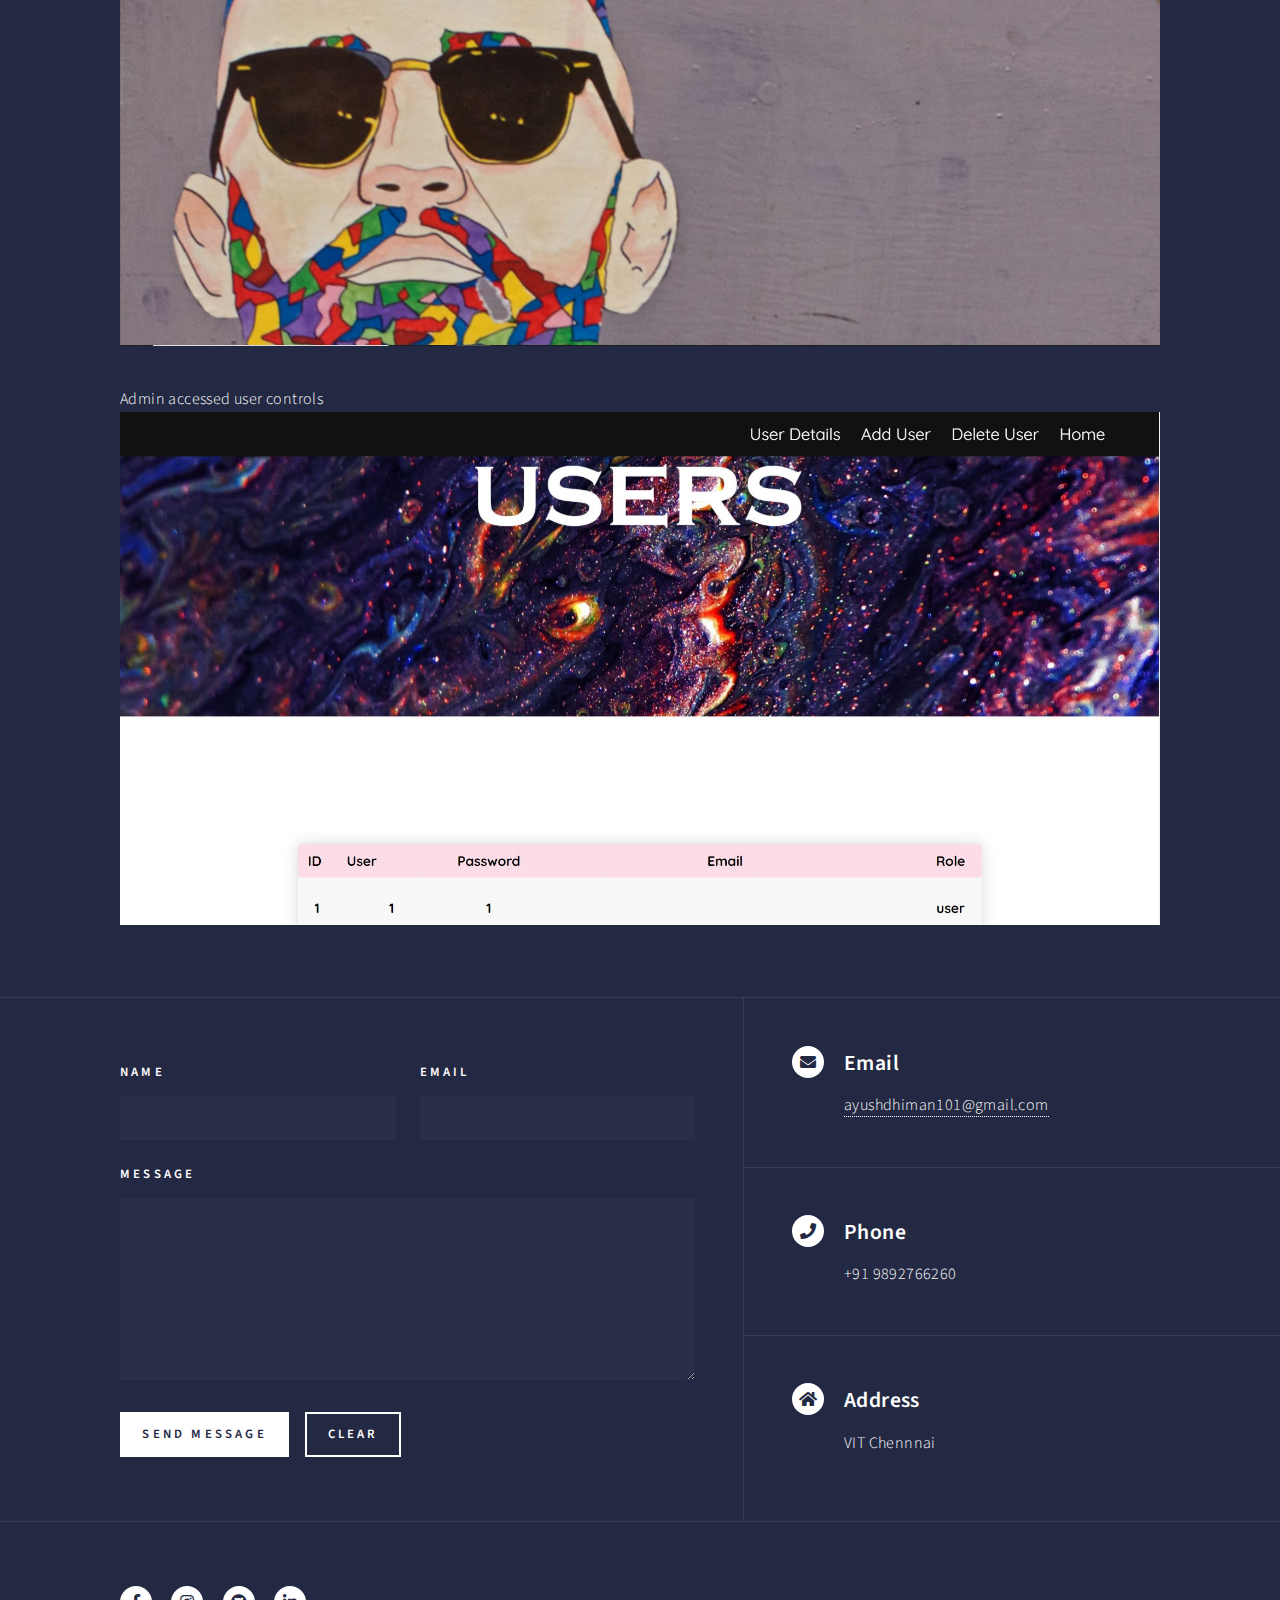
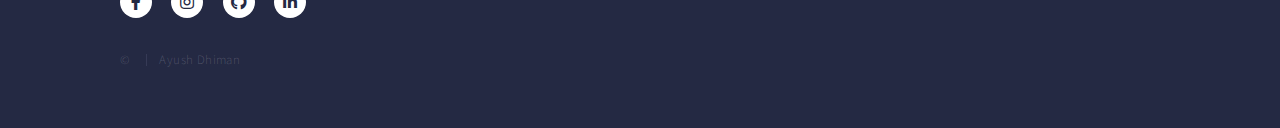
<file: hack/OnlineTemplates.html>
<!DOCTYPE HTML>

<html>
	<head>
		<title>ZAP</title>
		<meta charset="utf-8" />
		<meta name="viewport" content="width=device-width, initial-scale=1, user-scalable=no" />
		<link rel="stylesheet" href="assets/css/main.css" />
		<link rel="shortcut icon" href="images/logo.JPG" type="image/x-icon">
		<noscript><link rel="stylesheet" href="assets/css/noscript.css" /></noscript>
	</head>
	<body class="is-preload">

		<!-- Wrapper -->
			<div id="wrapper">

				<!-- Header -->
					<header id="header" class="alt style2">
						<a href="index.html" class="logo"><strong>JAR</strong> <span>by Ayush Dhiman</span></a>
						<nav>
							<a href="#menu">Menu</a>
						</nav>
					</header>

				<!-- Menu -->
					<nav id="menu">
						<ul class="links">
							<li><a href="index.html">Home</a></li>
							<li><a href="OnlineTemplates.html">JAR</a></li>
							<li><a href="#">Generic</a></li>
							<li><a href="#">Elements</a></li>
						</ul>
						<ul class="actions stacked">
							<li><a href="#" class="button primary fit">Get Started</a></li>
							<li><a href="#" class="button fit">Log In</a></li>
						</ul>
					</nav>

				<!-- Banner -->
				<!-- Note: The "styleN" class below should match that of the header element. -->
					<section id="banner" class="style2">
						<div class="inner">
							<span class="image">
								<img src="images/pic07.jpg" alt="" />
							</span>
							<header class="major">
								<h1>JAR - A free Template Provider</h1>
							</header>
							<div class="content">
								<p>For this project i used HTML,CSS,JavaScript,PHP,SQL</p>
							</div>
						</div>
					</section>

				<!-- Main -->
					<div id="main">

						<!-- One -->
							<section id="one">
								<div class="inner">
									<header class="major">
										<h2>What is this project ?</h2>
									</header>
									<p>	The main objective is that any person with no technical knowledge whatsoever about website
										development will be able to choose his/her own website from a huge variety of templates and will be able to edit it to
										his/ her own liking and preference.
										A new user will be able to sign up and have access to various categories of website templates like - CV,
										Portfolio, Photography etc. divided into specific sections with easy navigation.
										The user will be able to choose any template of a website and download the entire code of the website as a zip-file.




									</p>
</p>
								</div>
							</section>

						<!-- Two -->
							<section id="two" class="spotlights">
								<section>
									<a href="generic.html" class="image">
										<img src="images/Screenshot (120).png" alt="" data-position="center center" />
									</a>
									<div class="content">
										<div class="inner">
											<header class="major">
												<h3>ABSTRACT</h3>
											</header>
											<p>The advancements in technology have changed our lives in several ways, including how we communicate, how we do business,
											how we run our social and personal lives, etc. Thanks to the internet and the World Wide Web, the earth is now a global
											village. The presence on the internet is a vital requirement in these days.
											To have an impact in the world the presence on the internet is a must that’s why we are creating an online web
											development service that would help people with no prior technical knowledge whatsoever to create stunning websites on
											their own and showcase their story to the whole world through the platform provided by us.
</p>
											<ul class="actions">
									<li><a href="#sex" class="button next scrolly">Photo Gallery</a></li>
											</ul>
										</div>
									</div>
								</section>
								<section>
									<a href="generic.html" class="image">
										<img src="images/Screenshot (121).png" alt="" data-position="top center" />
									</a>
									<div class="content">
										<div class="inner">
											<header class="major">
												<h3>MODULES</h3>
											</header>
											<p><strong>Admin Module</strong><br>
											- Add/deletes website templates<br>
											- Manages the website<br>
											- Works on bugs
											<br>
											<strong>User Module </strong><br>
											- Uses the features of the website</p>
											<ul class="actions">
									<li><a href="#sex" class="button next scrolly">Photo Gallery</a></li>
											</ul>
										</div>
									</div>
								</section>
								<section>
									<a href="generic.html" class="image">
										<img src="images/Screenshot (123).png" alt="" data-position="25% 25%" />
									</a>
									<div class="content">
										<div class="inner">
											<header class="major">
												<h3>Backend</h3>
											</header>
											<p>For the back-end i used pHpMyAdmin which stores the login details for both the user and admin. THe webpages accesses this database to 
												fetch and verifies if the credentails are validly entered or not. One more table stores the website pages that the user has saved 
												from his/her account for future use.
											</p>
											<ul class="actions">
									<li><a href="#sex" class="button next scrolly">Photo Gallery</a></li>
											</ul>
										</div>
									</div>
								</section>
							</section>

						<!-- Three -->
							<section id="three">
								<div class="inner">
									<header class="major">
										<h2>You can download the entire code folder from GitHub</h2>
									</header>
									<p><strong>Download instruction for your local machine - </strong><br>
									Prerequistes- XAMPP server <br>
									STEP 1-Download the entire code from GitHub. Go to PHPMyAdmin, on the top there will be an option to upload database, upload ZAP.sql from the folder
									 <br>
									STEP 2- Launch try.html using XAMPP local host and use 1 and 1 for username and password. Enjoy the services :))
									</p>
									<ul class="actions">
										<li><a href="generic.html" class="button next">GitHub Link</a></li>
									</ul>
								</div>
							</section>

					</div>




	<!-- Wrapper -->
	<div id="wrapper">

		<!-- Header -->
		<header id="header">
			<a href="index.html" class="logo"><strong>Computer Science Projects</strong> <span>by Ayush
					Dhiman</span></a>
			<nav>
				<a href="#menu">Menu</a>
			</nav>
		</header>

		<!-- Menu -->
		<nav id="menu">
			<ul class="links">
				<li><a href="index.html">Home</a></li>
				<li><a href="OnlineTemplates.html">Jar</a></li>
				<li><a href="">Generic</a></li>
			</ul>
			<ul class="actions stacked">
				<li><a href="#" class="button primary fit">Get Started</a></li>
				<li><a href="#" class="button fit">Log In</a></li>
			</ul>
		</nav>

		<!-- Main -->
		<div id="main" class="alt">

			<!-- One -->
			<section id="one">
				<div class="inner">
					<header class="major">
						<h1>Photos</h1>
					</header>

				
<p id="sex"></p>
					<span class="image main">Login<img src="images/login.JPG" alt="" /> </span>
					<span class="image main">User Main Page<img src="images/userlogin.JPG" alt="" /></span>
					<span class="image main"><img src="images/userlogin2.JPG" alt="" /></span>
					<span class="image main">Categories<img src="images/categories.JPG" alt="" /></span>
					<span class="image main">Download<img src="images/download.JPG" alt="" /></span>
					<span class="image main">Live Demo of template<img src="images/livedemo.JPG" alt="" /></span>
					<span class="image main">Database<img src="images/database.JPG" alt="" /></span>
					<span class="image main">Admin Main Page<img src="images/adminlogin.JPG" alt="" /></span>
					<span class="image main">Admin accessed user controls<img src="images/admin2.JPG" alt="" /></span>







				</div>
			</section>

		</div>

		
							<!-- Contact -->
							<section id="contact">
								<div class="inner">
									<section>
										<form method="post" action="#">
											<div class="fields">
												<div class="field half">
													<label for="name">Name</label>
													<input type="text" name="name" id="name" />
												</div>
												<div class="field half">
													<label for="email">Email</label>
													<input type="text" name="email" id="email" />
												</div>
												<div class="field">
													<label for="message">Message</label>
													<textarea name="message" id="message" rows="6"></textarea>
												</div>
											</div>
											<ul class="actions">
												<li><input type="submit" value="Send Message" class="primary" /></li>
												<li><input type="reset" value="Clear" /></li>
											</ul>
										</form>
									</section>
									<section class="split">
										<section>
											<div class="contact-method">
												<span class="icon solid alt fa-envelope"></span>
												<h3>Email</h3>
												<a href="#">ayushdhiman101@gmail.com</a>
											</div>
										</section>
										<section>
											<div class="contact-method">
												<span class="icon solid alt fa-phone"></span>
												<h3>Phone</h3>
												<span>+91 9892766260</span>
											</div>
										</section>
										<section>
											<div class="contact-method">
												<span class="icon solid alt fa-home"></span>
												<h3>Address</h3>
												<span>VIT Chennnai<br />
												</span>
											</div>
										</section>
									</section>
								</div>
							</section>
							
							<!-- Footer -->
							<footer id="footer">
								<div class="inner">
									<ul class="icons">
										<li><a href="https://www.facebook.com/ayush.dhiman101" class="icon brands alt fa-facebook-f"><span
													class="label">Facebook</span></a></li>
										<li><a href="https://www.instagram.com/ayush.dhiman_/" class="icon brands alt fa-instagram"><span
													class="label">Instagram</span></a></li>
										<li><a href="https://github.com/ayushdhiman101" class="icon brands alt fa-github"><span
													class="label">GitHub</span></a></li>
										<li><a href="https://www.linkedin.com/in/ayush-dhiman-569234190/"
												class="icon brands alt fa-linkedin-in"><span class="label">LinkedIn</span></a></li>
									</ul>
									<ul class="copyright">
										<li>&copy; </li>
										<li>Ayush Dhiman</li>
									</ul>
								</div>
							</footer>
							
							</div>
							
							<!-- Scripts -->
							<script src="assets/js/jquery.min.js"></script>
							<script src="assets/js/jquery.scrolly.min.js"></script>
							<script src="assets/js/jquery.scrollex.min.js"></script>
							<script src="assets/js/browser.min.js"></script>
							<script src="assets/js/breakpoints.min.js"></script>
							<script src="assets/js/util.js"></script>
							<script src="assets/js/main.js"></script>
							
							</body>
							
							</html>
</file>
<file: assets/css/noscript.css>
/*
	Forty by HTML5 UP
	html5up.net | @ajlkn
	Free for personal and commercial use under the CCA 3.0 license (html5up.net/license)
*/

/* Banner */

	body.is-preload #banner:after {
		opacity: 0.85;
	}

	body.is-preload #banner > .inner {
		-moz-filter: none;
		-webkit-filter: none;
		-ms-filter: none;
		filter: none;
		-moz-transform: none;
		-webkit-transform: none;
		-ms-transform: none;
		transform: none;
		opacity: 1;
	}
</file>
<file: hack/assets/css/noscript.css>
/*
	Forty by HTML5 UP
	html5up.net | @ajlkn
	Free for personal and commercial use under the CCA 3.0 license (html5up.net/license)
*/

/* Banner */

	body.is-preload #banner:after {
		opacity: 0.85;
	}

	body.is-preload #banner > .inner {
		-moz-filter: none;
		-webkit-filter: none;
		-ms-filter: none;
		filter: none;
		-moz-transform: none;
		-webkit-transform: none;
		-ms-transform: none;
		transform: none;
		opacity: 1;
	}
</file>
<file: assets/css/main.css>
@import url(fontawesome-all.min.css);
@import url("https://fonts.googleapis.com/css?family=Source+Sans+Pro:300,300italic,600,600italic");

/*
	Forty by HTML5 UP
	html5up.net | @ajlkn
	Free for personal and commercial use under the CCA 3.0 license (html5up.net/license)
*/

html, body, div, span, applet, object,
iframe, h1, h2, h3, h4, h5, h6, p, blockquote,
pre, a, abbr, acronym, address, big, cite,
code, del, dfn, em, img, ins, kbd, q, s, samp,
small, strike, strong, sub, sup, tt, var, b,
u, i, center, dl, dt, dd, ol, ul, li, fieldset,
form, label, legend, table, caption, tbody,
tfoot, thead, tr, th, td, article, aside,
canvas, details, embed, figure, figcaption,
footer, header, hgroup, menu, nav, output, ruby,
section, summary, time, mark, audio, video {
	margin: 0;
	padding: 0;
	border: 0;
	font-size: 100%;
	font: inherit;
	vertical-align: baseline;}

article, aside, details, figcaption, figure,
footer, header, hgroup, menu, nav, section {
	display: block;}

body {
	line-height: 1;
}

ol, ul {
	list-style: none;
}

blockquote, q {
	quotes: none;
}

	blockquote:before, blockquote:after, q:before, q:after {
		content: '';
		content: none;
	}

table {
	border-collapse: collapse;
	border-spacing: 0;
}

body {
	-webkit-text-size-adjust: none;
}

mark {
	background-color: transparent;
	color: inherit;
}

input::-moz-focus-inner {
	border: 0;
	padding: 0;
}

input, select, textarea {
	-moz-appearance: none;
	-webkit-appearance: none;
	-ms-appearance: none;
	appearance: none;
}

/* Basic */

	@-ms-viewport {
		width: device-width;
	}

	body {
		-ms-overflow-style: scrollbar;
	}

	@media screen and (max-width: 480px) {

		html, body {
			min-width: 320px;
		}

	}

	html {
		box-sizing: border-box;
	}

	*, *:before, *:after {
		box-sizing: inherit;
	}

	body {
		background: #242943;
	}

		body.is-preload *, body.is-preload *:before, body.is-preload *:after {
			-moz-animation: none !important;
			-webkit-animation: none !important;
			-ms-animation: none !important;
			animation: none !important;
			-moz-transition: none !important;
			-webkit-transition: none !important;
			-ms-transition: none !important;
			transition: none !important;
		}

/* Type */

	body, input, select, textarea {
		color: #ffffff;
		font-family: "Source Sans Pro", Helvetica, sans-serif;
		font-size: 17pt;
		font-weight: 300;
		letter-spacing: 0.025em;
		line-height: 1.65;
	}

		@media screen and (max-width: 1680px) {

			body, input, select, textarea {
				font-size: 14pt;
			}

		}

		@media screen and (max-width: 1280px) {

			body, input, select, textarea {
				font-size: 12pt;
			}

		}

		@media screen and (max-width: 360px) {

			body, input, select, textarea {
				font-size: 11pt;
			}

		}

	a {
		-moz-transition: color 0.2s ease-in-out, border-bottom-color 0.2s ease-in-out;
		-webkit-transition: color 0.2s ease-in-out, border-bottom-color 0.2s ease-in-out;
		-ms-transition: color 0.2s ease-in-out, border-bottom-color 0.2s ease-in-out;
		transition: color 0.2s ease-in-out, border-bottom-color 0.2s ease-in-out;
		border-bottom: dotted 1px;
		color: inherit;
		text-decoration: none;
	}

		a:hover {
			border-bottom-color: transparent;
			color: #9bf1ff !important;
		}

		a:active {
			color: #53e3fb !important;
		}

	strong, b {
		color: #ffffff;
		font-weight: 600;
	}

	em, i {
		font-style: italic;
	}

	p {
		margin: 0 0 2em 0;
	}

	h1, h2, h3, h4, h5, h6 {
		color: #ffffff;
		font-weight: 600;
		line-height: 1.65;
		margin: 0 0 1em 0;
	}

		h1 a, h2 a, h3 a, h4 a, h5 a, h6 a {
			color: inherit;
			border-bottom: 0;
		}

	h1 {
		font-size: 2.5em;
	}

	h2 {
		font-size: 1.75em;
	}

	h3 {
		font-size: 1.35em;
	}

	h4 {
		font-size: 1.1em;
	}

	h5 {
		font-size: 0.9em;
	}

	h6 {
		font-size: 0.7em;
	}

	@media screen and (max-width: 736px) {

		h1 {
			font-size: 2em;
		}

		h2 {
			font-size: 1.5em;
		}

		h3 {
			font-size: 1.25em;
		}

	}

	sub {
		font-size: 0.8em;
		position: relative;
		top: 0.5em;
	}

	sup {
		font-size: 0.8em;
		position: relative;
		top: -0.5em;
	}

	blockquote {
		border-left: solid 4px rgba(212, 212, 255, 0.1);
		font-style: italic;
		margin: 0 0 2em 0;
		padding: 0.5em 0 0.5em 2em;
	}

	code {
		background: rgba(212, 212, 255, 0.035);
		font-family: "Courier New", monospace;
		font-size: 0.9em;
		margin: 0 0.25em;
		padding: 0.25em 0.65em;
	}

	pre {
		-webkit-overflow-scrolling: touch;
		font-family: "Courier New", monospace;
		font-size: 0.9em;
		margin: 0 0 2em 0;
	}

		pre code {
			display: block;
			line-height: 1.75;
			padding: 1em 1.5em;
			overflow-x: auto;
		}

	hr {
		border: 0;
		border-bottom: solid 1px rgba(212, 212, 255, 0.1);
		margin: 2em 0;
	}

		hr.major {
			margin: 3em 0;
		}

	.align-left {
		text-align: left;
	}

	.align-center {
		text-align: center;
	}

	.align-right {
		text-align: right;
	}

/* Row */

	.row {
		display: flex;
		flex-wrap: wrap;
		box-sizing: border-box;
		align-items: stretch;
	}

		.row > * {
			box-sizing: border-box;
		}

		.row.gtr-uniform > * > :last-child {
			margin-bottom: 0;
		}

		.row.aln-left {
			justify-content: flex-start;
		}

		.row.aln-center {
			justify-content: center;
		}

		.row.aln-right {
			justify-content: flex-end;
		}

		.row.aln-top {
			align-items: flex-start;
		}

		.row.aln-middle {
			align-items: center;
		}

		.row.aln-bottom {
			align-items: flex-end;
		}

		.row > .imp {
			order: -1;
		}

		.row > .col-1 {
			width: 8.33333%;
		}

		.row > .off-1 {
			margin-left: 8.33333%;
		}

		.row > .col-2 {
			width: 16.66667%;
		}

		.row > .off-2 {
			margin-left: 16.66667%;
		}

		.row > .col-3 {
			width: 25%;
		}

		.row > .off-3 {
			margin-left: 25%;
		}

		.row > .col-4 {
			width: 33.33333%;
		}

		.row > .off-4 {
			margin-left: 33.33333%;
		}

		.row > .col-5 {
			width: 41.66667%;
		}

		.row > .off-5 {
			margin-left: 41.66667%;
		}

		.row > .col-6 {
			width: 50%;
		}

		.row > .off-6 {
			margin-left: 50%;
		}

		.row > .col-7 {
			width: 58.33333%;
		}

		.row > .off-7 {
			margin-left: 58.33333%;
		}

		.row > .col-8 {
			width: 66.66667%;
		}

		.row > .off-8 {
			margin-left: 66.66667%;
		}

		.row > .col-9 {
			width: 75%;
		}

		.row > .off-9 {
			margin-left: 75%;
		}

		.row > .col-10 {
			width: 83.33333%;
		}

		.row > .off-10 {
			margin-left: 83.33333%;
		}

		.row > .col-11 {
			width: 91.66667%;
		}

		.row > .off-11 {
			margin-left: 91.66667%;
		}

		.row > .col-12 {
			width: 100%;
		}

		.row > .off-12 {
			margin-left: 100%;
		}

		.row.gtr-0 {
			margin-top: 0;
			margin-left: 0em;
		}

			.row.gtr-0 > * {
				padding: 0 0 0 0em;
			}

			.row.gtr-0.gtr-uniform {
				margin-top: 0em;
			}

				.row.gtr-0.gtr-uniform > * {
					padding-top: 0em;
				}

		.row.gtr-25 {
			margin-top: 0;
			margin-left: -0.5em;
		}

			.row.gtr-25 > * {
				padding: 0 0 0 0.5em;
			}

			.row.gtr-25.gtr-uniform {
				margin-top: -0.5em;
			}

				.row.gtr-25.gtr-uniform > * {
					padding-top: 0.5em;
				}

		.row.gtr-50 {
			margin-top: 0;
			margin-left: -1em;
		}

			.row.gtr-50 > * {
				padding: 0 0 0 1em;
			}

			.row.gtr-50.gtr-uniform {
				margin-top: -1em;
			}

				.row.gtr-50.gtr-uniform > * {
					padding-top: 1em;
				}

		.row {
			margin-top: 0;
			margin-left: -2em;
		}

			.row > * {
				padding: 0 0 0 2em;
			}

			.row.gtr-uniform {
				margin-top: -2em;
			}

				.row.gtr-uniform > * {
					padding-top: 2em;
				}

		.row.gtr-150 {
			margin-top: 0;
			margin-left: -3em;
		}

			.row.gtr-150 > * {
				padding: 0 0 0 3em;
			}

			.row.gtr-150.gtr-uniform {
				margin-top: -3em;
			}

				.row.gtr-150.gtr-uniform > * {
					padding-top: 3em;
				}

		.row.gtr-200 {
			margin-top: 0;
			margin-left: -4em;
		}

			.row.gtr-200 > * {
				padding: 0 0 0 4em;
			}

			.row.gtr-200.gtr-uniform {
				margin-top: -4em;
			}

				.row.gtr-200.gtr-uniform > * {
					padding-top: 4em;
				}

		@media screen and (max-width: 1680px) {

			.row {
				display: flex;
				flex-wrap: wrap;
				box-sizing: border-box;
				align-items: stretch;
			}

				.row > * {
					box-sizing: border-box;
				}

				.row.gtr-uniform > * > :last-child {
					margin-bottom: 0;
				}

				.row.aln-left {
					justify-content: flex-start;
				}

				.row.aln-center {
					justify-content: center;
				}

				.row.aln-right {
					justify-content: flex-end;
				}

				.row.aln-top {
					align-items: flex-start;
				}

				.row.aln-middle {
					align-items: center;
				}

				.row.aln-bottom {
					align-items: flex-end;
				}

				.row > .imp-xlarge {
					order: -1;
				}

				.row > .col-1-xlarge {
					width: 8.33333%;
				}

				.row > .off-1-xlarge {
					margin-left: 8.33333%;
				}

				.row > .col-2-xlarge {
					width: 16.66667%;
				}

				.row > .off-2-xlarge {
					margin-left: 16.66667%;
				}

				.row > .col-3-xlarge {
					width: 25%;
				}

				.row > .off-3-xlarge {
					margin-left: 25%;
				}

				.row > .col-4-xlarge {
					width: 33.33333%;
				}

				.row > .off-4-xlarge {
					margin-left: 33.33333%;
				}

				.row > .col-5-xlarge {
					width: 41.66667%;
				}

				.row > .off-5-xlarge {
					margin-left: 41.66667%;
				}

				.row > .col-6-xlarge {
					width: 50%;
				}

				.row > .off-6-xlarge {
					margin-left: 50%;
				}

				.row > .col-7-xlarge {
					width: 58.33333%;
				}

				.row > .off-7-xlarge {
					margin-left: 58.33333%;
				}

				.row > .col-8-xlarge {
					width: 66.66667%;
				}

				.row > .off-8-xlarge {
					margin-left: 66.66667%;
				}

				.row > .col-9-xlarge {
					width: 75%;
				}

				.row > .off-9-xlarge {
					margin-left: 75%;
				}

				.row > .col-10-xlarge {
					width: 83.33333%;
				}

				.row > .off-10-xlarge {
					margin-left: 83.33333%;
				}

				.row > .col-11-xlarge {
					width: 91.66667%;
				}

				.row > .off-11-xlarge {
					margin-left: 91.66667%;
				}

				.row > .col-12-xlarge {
					width: 100%;
				}

				.row > .off-12-xlarge {
					margin-left: 100%;
				}

				.row.gtr-0 {
					margin-top: 0;
					margin-left: 0em;
				}

					.row.gtr-0 > * {
						padding: 0 0 0 0em;
					}

					.row.gtr-0.gtr-uniform {
						margin-top: 0em;
					}

						.row.gtr-0.gtr-uniform > * {
							padding-top: 0em;
						}

				.row.gtr-25 {
					margin-top: 0;
					margin-left: -0.5em;
				}

					.row.gtr-25 > * {
						padding: 0 0 0 0.5em;
					}

					.row.gtr-25.gtr-uniform {
						margin-top: -0.5em;
					}

						.row.gtr-25.gtr-uniform > * {
							padding-top: 0.5em;
						}

				.row.gtr-50 {
					margin-top: 0;
					margin-left: -1em;
				}

					.row.gtr-50 > * {
						padding: 0 0 0 1em;
					}

					.row.gtr-50.gtr-uniform {
						margin-top: -1em;
					}

						.row.gtr-50.gtr-uniform > * {
							padding-top: 1em;
						}

				.row {
					margin-top: 0;
					margin-left: -2em;
				}

					.row > * {
						padding: 0 0 0 2em;
					}

					.row.gtr-uniform {
						margin-top: -2em;
					}

						.row.gtr-uniform > * {
							padding-top: 2em;
						}

				.row.gtr-150 {
					margin-top: 0;
					margin-left: -3em;
				}

					.row.gtr-150 > * {
						padding: 0 0 0 3em;
					}

					.row.gtr-150.gtr-uniform {
						margin-top: -3em;
					}

						.row.gtr-150.gtr-uniform > * {
							padding-top: 3em;
						}

				.row.gtr-200 {
					margin-top: 0;
					margin-left: -4em;
				}

					.row.gtr-200 > * {
						padding: 0 0 0 4em;
					}

					.row.gtr-200.gtr-uniform {
						margin-top: -4em;
					}

						.row.gtr-200.gtr-uniform > * {
							padding-top: 4em;
						}

		}

		@media screen and (max-width: 1280px) {

			.row {
				display: flex;
				flex-wrap: wrap;
				box-sizing: border-box;
				align-items: stretch;
			}

				.row > * {
					box-sizing: border-box;
				}

				.row.gtr-uniform > * > :last-child {
					margin-bottom: 0;
				}

				.row.aln-left {
					justify-content: flex-start;
				}

				.row.aln-center {
					justify-content: center;
				}

				.row.aln-right {
					justify-content: flex-end;
				}

				.row.aln-top {
					align-items: flex-start;
				}

				.row.aln-middle {
					align-items: center;
				}

				.row.aln-bottom {
					align-items: flex-end;
				}

				.row > .imp-large {
					order: -1;
				}

				.row > .col-1-large {
					width: 8.33333%;
				}

				.row > .off-1-large {
					margin-left: 8.33333%;
				}

				.row > .col-2-large {
					width: 16.66667%;
				}

				.row > .off-2-large {
					margin-left: 16.66667%;
				}

				.row > .col-3-large {
					width: 25%;
				}

				.row > .off-3-large {
					margin-left: 25%;
				}

				.row > .col-4-large {
					width: 33.33333%;
				}

				.row > .off-4-large {
					margin-left: 33.33333%;
				}

				.row > .col-5-large {
					width: 41.66667%;
				}

				.row > .off-5-large {
					margin-left: 41.66667%;
				}

				.row > .col-6-large {
					width: 50%;
				}

				.row > .off-6-large {
					margin-left: 50%;
				}

				.row > .col-7-large {
					width: 58.33333%;
				}

				.row > .off-7-large {
					margin-left: 58.33333%;
				}

				.row > .col-8-large {
					width: 66.66667%;
				}

				.row > .off-8-large {
					margin-left: 66.66667%;
				}

				.row > .col-9-large {
					width: 75%;
				}

				.row > .off-9-large {
					margin-left: 75%;
				}

				.row > .col-10-large {
					width: 83.33333%;
				}

				.row > .off-10-large {
					margin-left: 83.33333%;
				}

				.row > .col-11-large {
					width: 91.66667%;
				}

				.row > .off-11-large {
					margin-left: 91.66667%;
				}

				.row > .col-12-large {
					width: 100%;
				}

				.row > .off-12-large {
					margin-left: 100%;
				}

				.row.gtr-0 {
					margin-top: 0;
					margin-left: 0em;
				}

					.row.gtr-0 > * {
						padding: 0 0 0 0em;
					}

					.row.gtr-0.gtr-uniform {
						margin-top: 0em;
					}

						.row.gtr-0.gtr-uniform > * {
							padding-top: 0em;
						}

				.row.gtr-25 {
					margin-top: 0;
					margin-left: -0.375em;
				}

					.row.gtr-25 > * {
						padding: 0 0 0 0.375em;
					}

					.row.gtr-25.gtr-uniform {
						margin-top: -0.375em;
					}

						.row.gtr-25.gtr-uniform > * {
							padding-top: 0.375em;
						}

				.row.gtr-50 {
					margin-top: 0;
					margin-left: -0.75em;
				}

					.row.gtr-50 > * {
						padding: 0 0 0 0.75em;
					}

					.row.gtr-50.gtr-uniform {
						margin-top: -0.75em;
					}

						.row.gtr-50.gtr-uniform > * {
							padding-top: 0.75em;
						}

				.row {
					margin-top: 0;
					margin-left: -1.5em;
				}

					.row > * {
						padding: 0 0 0 1.5em;
					}

					.row.gtr-uniform {
						margin-top: -1.5em;
					}

						.row.gtr-uniform > * {
							padding-top: 1.5em;
						}

				.row.gtr-150 {
					margin-top: 0;
					margin-left: -2.25em;
				}

					.row.gtr-150 > * {
						padding: 0 0 0 2.25em;
					}

					.row.gtr-150.gtr-uniform {
						margin-top: -2.25em;
					}

						.row.gtr-150.gtr-uniform > * {
							padding-top: 2.25em;
						}

				.row.gtr-200 {
					margin-top: 0;
					margin-left: -3em;
				}

					.row.gtr-200 > * {
						padding: 0 0 0 3em;
					}

					.row.gtr-200.gtr-uniform {
						margin-top: -3em;
					}

						.row.gtr-200.gtr-uniform > * {
							padding-top: 3em;
						}

		}

		@media screen and (max-width: 980px) {

			.row {
				display: flex;
				flex-wrap: wrap;
				box-sizing: border-box;
				align-items: stretch;
			}

				.row > * {
					box-sizing: border-box;
				}

				.row.gtr-uniform > * > :last-child {
					margin-bottom: 0;
				}

				.row.aln-left {
					justify-content: flex-start;
				}

				.row.aln-center {
					justify-content: center;
				}

				.row.aln-right {
					justify-content: flex-end;
				}

				.row.aln-top {
					align-items: flex-start;
				}

				.row.aln-middle {
					align-items: center;
				}

				.row.aln-bottom {
					align-items: flex-end;
				}

				.row > .imp-medium {
					order: -1;
				}

				.row > .col-1-medium {
					width: 8.33333%;
				}

				.row > .off-1-medium {
					margin-left: 8.33333%;
				}

				.row > .col-2-medium {
					width: 16.66667%;
				}

				.row > .off-2-medium {
					margin-left: 16.66667%;
				}

				.row > .col-3-medium {
					width: 25%;
				}

				.row > .off-3-medium {
					margin-left: 25%;
				}

				.row > .col-4-medium {
					width: 33.33333%;
				}

				.row > .off-4-medium {
					margin-left: 33.33333%;
				}

				.row > .col-5-medium {
					width: 41.66667%;
				}

				.row > .off-5-medium {
					margin-left: 41.66667%;
				}

				.row > .col-6-medium {
					width: 50%;
				}

				.row > .off-6-medium {
					margin-left: 50%;
				}

				.row > .col-7-medium {
					width: 58.33333%;
				}

				.row > .off-7-medium {
					margin-left: 58.33333%;
				}

				.row > .col-8-medium {
					width: 66.66667%;
				}

				.row > .off-8-medium {
					margin-left: 66.66667%;
				}

				.row > .col-9-medium {
					width: 75%;
				}

				.row > .off-9-medium {
					margin-left: 75%;
				}

				.row > .col-10-medium {
					width: 83.33333%;
				}

				.row > .off-10-medium {
					margin-left: 83.33333%;
				}

				.row > .col-11-medium {
					width: 91.66667%;
				}

				.row > .off-11-medium {
					margin-left: 91.66667%;
				}

				.row > .col-12-medium {
					width: 100%;
				}

				.row > .off-12-medium {
					margin-left: 100%;
				}

				.row.gtr-0 {
					margin-top: 0;
					margin-left: 0em;
				}

					.row.gtr-0 > * {
						padding: 0 0 0 0em;
					}

					.row.gtr-0.gtr-uniform {
						margin-top: 0em;
					}

						.row.gtr-0.gtr-uniform > * {
							padding-top: 0em;
						}

				.row.gtr-25 {
					margin-top: 0;
					margin-left: -0.375em;
				}

					.row.gtr-25 > * {
						padding: 0 0 0 0.375em;
					}

					.row.gtr-25.gtr-uniform {
						margin-top: -0.375em;
					}

						.row.gtr-25.gtr-uniform > * {
							padding-top: 0.375em;
						}

				.row.gtr-50 {
					margin-top: 0;
					margin-left: -0.75em;
				}

					.row.gtr-50 > * {
						padding: 0 0 0 0.75em;
					}

					.row.gtr-50.gtr-uniform {
						margin-top: -0.75em;
					}

						.row.gtr-50.gtr-uniform > * {
							padding-top: 0.75em;
						}

				.row {
					margin-top: 0;
					margin-left: -1.5em;
				}

					.row > * {
						padding: 0 0 0 1.5em;
					}

					.row.gtr-uniform {
						margin-top: -1.5em;
					}

						.row.gtr-uniform > * {
							padding-top: 1.5em;
						}

				.row.gtr-150 {
					margin-top: 0;
					margin-left: -2.25em;
				}

					.row.gtr-150 > * {
						padding: 0 0 0 2.25em;
					}

					.row.gtr-150.gtr-uniform {
						margin-top: -2.25em;
					}

						.row.gtr-150.gtr-uniform > * {
							padding-top: 2.25em;
						}

				.row.gtr-200 {
					margin-top: 0;
					margin-left: -3em;
				}

					.row.gtr-200 > * {
						padding: 0 0 0 3em;
					}

					.row.gtr-200.gtr-uniform {
						margin-top: -3em;
					}

						.row.gtr-200.gtr-uniform > * {
							padding-top: 3em;
						}

		}

		@media screen and (max-width: 736px) {

			.row {
				display: flex;
				flex-wrap: wrap;
				box-sizing: border-box;
				align-items: stretch;
			}

				.row > * {
					box-sizing: border-box;
				}

				.row.gtr-uniform > * > :last-child {
					margin-bottom: 0;
				}

				.row.aln-left {
					justify-content: flex-start;
				}

				.row.aln-center {
					justify-content: center;
				}

				.row.aln-right {
					justify-content: flex-end;
				}

				.row.aln-top {
					align-items: flex-start;
				}

				.row.aln-middle {
					align-items: center;
				}

				.row.aln-bottom {
					align-items: flex-end;
				}

				.row > .imp-small {
					order: -1;
				}

				.row > .col-1-small {
					width: 8.33333%;
				}

				.row > .off-1-small {
					margin-left: 8.33333%;
				}

				.row > .col-2-small {
					width: 16.66667%;
				}

				.row > .off-2-small {
					margin-left: 16.66667%;
				}

				.row > .col-3-small {
					width: 25%;
				}

				.row > .off-3-small {
					margin-left: 25%;
				}

				.row > .col-4-small {
					width: 33.33333%;
				}

				.row > .off-4-small {
					margin-left: 33.33333%;
				}

				.row > .col-5-small {
					width: 41.66667%;
				}

				.row > .off-5-small {
					margin-left: 41.66667%;
				}

				.row > .col-6-small {
					width: 50%;
				}

				.row > .off-6-small {
					margin-left: 50%;
				}

				.row > .col-7-small {
					width: 58.33333%;
				}

				.row > .off-7-small {
					margin-left: 58.33333%;
				}

				.row > .col-8-small {
					width: 66.66667%;
				}

				.row > .off-8-small {
					margin-left: 66.66667%;
				}

				.row > .col-9-small {
					width: 75%;
				}

				.row > .off-9-small {
					margin-left: 75%;
				}

				.row > .col-10-small {
					width: 83.33333%;
				}

				.row > .off-10-small {
					margin-left: 83.33333%;
				}

				.row > .col-11-small {
					width: 91.66667%;
				}

				.row > .off-11-small {
					margin-left: 91.66667%;
				}

				.row > .col-12-small {
					width: 100%;
				}

				.row > .off-12-small {
					margin-left: 100%;
				}

				.row.gtr-0 {
					margin-top: 0;
					margin-left: 0em;
				}

					.row.gtr-0 > * {
						padding: 0 0 0 0em;
					}

					.row.gtr-0.gtr-uniform {
						margin-top: 0em;
					}

						.row.gtr-0.gtr-uniform > * {
							padding-top: 0em;
						}

				.row.gtr-25 {
					margin-top: 0;
					margin-left: -0.3125em;
				}

					.row.gtr-25 > * {
						padding: 0 0 0 0.3125em;
					}

					.row.gtr-25.gtr-uniform {
						margin-top: -0.3125em;
					}

						.row.gtr-25.gtr-uniform > * {
							padding-top: 0.3125em;
						}

				.row.gtr-50 {
					margin-top: 0;
					margin-left: -0.625em;
				}

					.row.gtr-50 > * {
						padding: 0 0 0 0.625em;
					}

					.row.gtr-50.gtr-uniform {
						margin-top: -0.625em;
					}

						.row.gtr-50.gtr-uniform > * {
							padding-top: 0.625em;
						}

				.row {
					margin-top: 0;
					margin-left: -1.25em;
				}

					.row > * {
						padding: 0 0 0 1.25em;
					}

					.row.gtr-uniform {
						margin-top: -1.25em;
					}

						.row.gtr-uniform > * {
							padding-top: 1.25em;
						}

				.row.gtr-150 {
					margin-top: 0;
					margin-left: -1.875em;
				}

					.row.gtr-150 > * {
						padding: 0 0 0 1.875em;
					}

					.row.gtr-150.gtr-uniform {
						margin-top: -1.875em;
					}

						.row.gtr-150.gtr-uniform > * {
							padding-top: 1.875em;
						}

				.row.gtr-200 {
					margin-top: 0;
					margin-left: -2.5em;
				}

					.row.gtr-200 > * {
						padding: 0 0 0 2.5em;
					}

					.row.gtr-200.gtr-uniform {
						margin-top: -2.5em;
					}

						.row.gtr-200.gtr-uniform > * {
							padding-top: 2.5em;
						}

		}

		@media screen and (max-width: 480px) {

			.row {
				display: flex;
				flex-wrap: wrap;
				box-sizing: border-box;
				align-items: stretch;
			}

				.row > * {
					box-sizing: border-box;
				}

				.row.gtr-uniform > * > :last-child {
					margin-bottom: 0;
				}

				.row.aln-left {
					justify-content: flex-start;
				}

				.row.aln-center {
					justify-content: center;
				}

				.row.aln-right {
					justify-content: flex-end;
				}

				.row.aln-top {
					align-items: flex-start;
				}

				.row.aln-middle {
					align-items: center;
				}

				.row.aln-bottom {
					align-items: flex-end;
				}

				.row > .imp-xsmall {
					order: -1;
				}

				.row > .col-1-xsmall {
					width: 8.33333%;
				}

				.row > .off-1-xsmall {
					margin-left: 8.33333%;
				}

				.row > .col-2-xsmall {
					width: 16.66667%;
				}

				.row > .off-2-xsmall {
					margin-left: 16.66667%;
				}

				.row > .col-3-xsmall {
					width: 25%;
				}

				.row > .off-3-xsmall {
					margin-left: 25%;
				}

				.row > .col-4-xsmall {
					width: 33.33333%;
				}

				.row > .off-4-xsmall {
					margin-left: 33.33333%;
				}

				.row > .col-5-xsmall {
					width: 41.66667%;
				}

				.row > .off-5-xsmall {
					margin-left: 41.66667%;
				}

				.row > .col-6-xsmall {
					width: 50%;
				}

				.row > .off-6-xsmall {
					margin-left: 50%;
				}

				.row > .col-7-xsmall {
					width: 58.33333%;
				}

				.row > .off-7-xsmall {
					margin-left: 58.33333%;
				}

				.row > .col-8-xsmall {
					width: 66.66667%;
				}

				.row > .off-8-xsmall {
					margin-left: 66.66667%;
				}

				.row > .col-9-xsmall {
					width: 75%;
				}

				.row > .off-9-xsmall {
					margin-left: 75%;
				}

				.row > .col-10-xsmall {
					width: 83.33333%;
				}

				.row > .off-10-xsmall {
					margin-left: 83.33333%;
				}

				.row > .col-11-xsmall {
					width: 91.66667%;
				}

				.row > .off-11-xsmall {
					margin-left: 91.66667%;
				}

				.row > .col-12-xsmall {
					width: 100%;
				}

				.row > .off-12-xsmall {
					margin-left: 100%;
				}

				.row.gtr-0 {
					margin-top: 0;
					margin-left: 0em;
				}

					.row.gtr-0 > * {
						padding: 0 0 0 0em;
					}

					.row.gtr-0.gtr-uniform {
						margin-top: 0em;
					}

						.row.gtr-0.gtr-uniform > * {
							padding-top: 0em;
						}

				.row.gtr-25 {
					margin-top: 0;
					margin-left: -0.3125em;
				}

					.row.gtr-25 > * {
						padding: 0 0 0 0.3125em;
					}

					.row.gtr-25.gtr-uniform {
						margin-top: -0.3125em;
					}

						.row.gtr-25.gtr-uniform > * {
							padding-top: 0.3125em;
						}

				.row.gtr-50 {
					margin-top: 0;
					margin-left: -0.625em;
				}

					.row.gtr-50 > * {
						padding: 0 0 0 0.625em;
					}

					.row.gtr-50.gtr-uniform {
						margin-top: -0.625em;
					}

						.row.gtr-50.gtr-uniform > * {
							padding-top: 0.625em;
						}

				.row {
					margin-top: 0;
					margin-left: -1.25em;
				}

					.row > * {
						padding: 0 0 0 1.25em;
					}

					.row.gtr-uniform {
						margin-top: -1.25em;
					}

						.row.gtr-uniform > * {
							padding-top: 1.25em;
						}

				.row.gtr-150 {
					margin-top: 0;
					margin-left: -1.875em;
				}

					.row.gtr-150 > * {
						padding: 0 0 0 1.875em;
					}

					.row.gtr-150.gtr-uniform {
						margin-top: -1.875em;
					}

						.row.gtr-150.gtr-uniform > * {
							padding-top: 1.875em;
						}

				.row.gtr-200 {
					margin-top: 0;
					margin-left: -2.5em;
				}

					.row.gtr-200 > * {
						padding: 0 0 0 2.5em;
					}

					.row.gtr-200.gtr-uniform {
						margin-top: -2.5em;
					}

						.row.gtr-200.gtr-uniform > * {
							padding-top: 2.5em;
						}

		}

/* Section/Article */

	section.special, article.special {
		text-align: center;
	}

	header.major {
		width: -moz-max-content;
		width: -webkit-max-content;
		width: -ms-max-content;
		width: max-content;
		margin-bottom: 2em;
	}

		header.major > :first-child {
			margin-bottom: 0;
			width: calc(100% + 0.5em);
		}

			header.major > :first-child:after {
				content: '';
				background-color: #ffffff;
				display: block;
				height: 2px;
				margin: 0.325em 0 0.5em 0;
				width: 100%;
			}

		header.major > p {
			font-size: 0.7em;
			font-weight: 600;
			letter-spacing: 0.25em;
			margin-bottom: 0;
			text-transform: uppercase;
		}

		body.is-ie header.major > :first-child:after {
			max-width: 9em;
		}

		body.is-ie header.major > h1:after {
			max-width: 100% !important;
		}

	@media screen and (max-width: 736px) {

		header.major > p br {
			display: none;
		}

	}

/* Form */

	form {
		margin: 0 0 2em 0;
	}

		form > :last-child {
			margin-bottom: 0;
		}

		form > .fields {
			display: -moz-flex;
			display: -webkit-flex;
			display: -ms-flex;
			display: flex;
			-moz-flex-wrap: wrap;
			-webkit-flex-wrap: wrap;
			-ms-flex-wrap: wrap;
			flex-wrap: wrap;
			width: calc(100% + 3em);
			margin: -1.5em 0 2em -1.5em;
		}

			form > .fields > .field {
				-moz-flex-grow: 0;
				-webkit-flex-grow: 0;
				-ms-flex-grow: 0;
				flex-grow: 0;
				-moz-flex-shrink: 0;
				-webkit-flex-shrink: 0;
				-ms-flex-shrink: 0;
				flex-shrink: 0;
				padding: 1.5em 0 0 1.5em;
				width: calc(100% - 1.5em);
			}

				form > .fields > .field.half {
					width: calc(50% - 0.75em);
				}

				form > .fields > .field.third {
					width: calc(100%/3 - 0.5em);
				}

				form > .fields > .field.quarter {
					width: calc(25% - 0.375em);
				}

		@media screen and (max-width: 480px) {

			form > .fields {
				width: calc(100% + 3em);
				margin: -1.5em 0 2em -1.5em;
			}

				form > .fields > .field {
					padding: 1.5em 0 0 1.5em;
					width: calc(100% - 1.5em);
				}

					form > .fields > .field.half {
						width: calc(100% - 1.5em);
					}

					form > .fields > .field.third {
						width: calc(100% - 1.5em);
					}

					form > .fields > .field.quarter {
						width: calc(100% - 1.5em);
					}

		}

	label {
		color: #ffffff;
		display: block;
		font-size: 0.8em;
		font-weight: 600;
		letter-spacing: 0.25em;
		margin: 0 0 1em 0;
		text-transform: uppercase;
	}

	input[type="text"],
	input[type="password"],
	input[type="email"],
	input[type="tel"],
	input[type="search"],
	input[type="url"],
	select,
	textarea {
		-moz-appearance: none;
		-webkit-appearance: none;
		-ms-appearance: none;
		appearance: none;
		background: rgba(212, 212, 255, 0.035);
		border: none;
		border-radius: 0;
		color: inherit;
		display: block;
		outline: 0;
		padding: 0 1em;
		text-decoration: none;
		width: 100%;
	}

		input[type="text"]:invalid,
		input[type="password"]:invalid,
		input[type="email"]:invalid,
		input[type="tel"]:invalid,
		input[type="search"]:invalid,
		input[type="url"]:invalid,
		select:invalid,
		textarea:invalid {
			box-shadow: none;
		}

		input[type="text"]:focus,
		input[type="password"]:focus,
		input[type="email"]:focus,
		input[type="tel"]:focus,
		input[type="search"]:focus,
		input[type="url"]:focus,
		select:focus,
		textarea:focus {
			border-color: #9bf1ff;
			box-shadow: 0 0 0 2px #9bf1ff;
		}

	select {
		background-image: url("data:image/svg+xml;charset=utf8,%3Csvg xmlns='http://www.w3.org/2000/svg' width='40' height='40' preserveAspectRatio='none' viewBox='0 0 40 40'%3E%3Cpath d='M9.4,12.3l10.4,10.4l10.4-10.4c0.2-0.2,0.5-0.4,0.9-0.4c0.3,0,0.6,0.1,0.9,0.4l3.3,3.3c0.2,0.2,0.4,0.5,0.4,0.9 c0,0.4-0.1,0.6-0.4,0.9L20.7,31.9c-0.2,0.2-0.5,0.4-0.9,0.4c-0.3,0-0.6-0.1-0.9-0.4L4.3,17.3c-0.2-0.2-0.4-0.5-0.4-0.9 c0-0.4,0.1-0.6,0.4-0.9l3.3-3.3c0.2-0.2,0.5-0.4,0.9-0.4S9.1,12.1,9.4,12.3z' fill='rgba(212, 212, 255, 0.1)' /%3E%3C/svg%3E");
		background-size: 1.25rem;
		background-repeat: no-repeat;
		background-position: calc(100% - 1rem) center;
		height: 2.75em;
		padding-right: 2.75em;
		text-overflow: ellipsis;
	}

		select option {
			color: #ffffff;
			background: #242943;
		}

		select:focus::-ms-value {
			background-color: transparent;
		}

		select::-ms-expand {
			display: none;
		}

	input[type="text"],
	input[type="password"],
	input[type="email"],
	input[type="tel"],
	input[type="search"],
	input[type="url"],
	select {
		height: 2.75em;
	}

	textarea {
		padding: 0.75em 1em;
	}

	input[type="checkbox"],
	input[type="radio"] {
		-moz-appearance: none;
		-webkit-appearance: none;
		-ms-appearance: none;
		appearance: none;
		display: block;
		float: left;
		margin-right: -2em;
		opacity: 0;
		width: 1em;
		z-index: -1;
	}

		input[type="checkbox"] + label,
		input[type="radio"] + label {
			text-decoration: none;
			color: #ffffff;
			cursor: pointer;
			display: inline-block;
			font-weight: 300;
			padding-left: 2.65em;
			padding-right: 0.75em;
			position: relative;
		}

			input[type="checkbox"] + label:before,
			input[type="radio"] + label:before {
				-moz-osx-font-smoothing: grayscale;
				-webkit-font-smoothing: antialiased;
				display: inline-block;
				font-style: normal;
				font-variant: normal;
				text-rendering: auto;
				line-height: 1;
				text-transform: none !important;
				font-family: 'Font Awesome 5 Free';
				font-weight: 900;
			}

			input[type="checkbox"] + label:before,
			input[type="radio"] + label:before {
				background: rgba(212, 212, 255, 0.035);
				content: '';
				display: inline-block;
				font-size: 0.8em;
				height: 2.0625em;
				left: 0;
				letter-spacing: 0;
				line-height: 2.0625em;
				position: absolute;
				text-align: center;
				top: 0;
				width: 2.0625em;
			}

		input[type="checkbox"]:checked + label:before,
		input[type="radio"]:checked + label:before {
			background: #ffffff;
			border-color: #9bf1ff;
			content: '\f00c';
			color: #242943;
		}

		input[type="checkbox"]:focus + label:before,
		input[type="radio"]:focus + label:before {
			box-shadow: 0 0 0 2px #9bf1ff;
		}

	input[type="radio"] + label:before {
		border-radius: 100%;
	}

	::-webkit-input-placeholder {
		color: rgba(244, 244, 255, 0.2) !important;
		opacity: 1.0;
	}

	:-moz-placeholder {
		color: rgba(244, 244, 255, 0.2) !important;
		opacity: 1.0;
	}

	::-moz-placeholder {
		color: rgba(244, 244, 255, 0.2) !important;
		opacity: 1.0;
	}

	:-ms-input-placeholder {
		color: rgba(244, 244, 255, 0.2) !important;
		opacity: 1.0;
	}

/* Box */

	.box {
		border: solid 1px rgba(212, 212, 255, 0.1);
		margin-bottom: 2em;
		padding: 1.5em;
	}

		.box > :last-child,
		.box > :last-child > :last-child,
		.box > :last-child > :last-child > :last-child {
			margin-bottom: 0;
		}

		.box.alt {
			border: 0;
			border-radius: 0;
			padding: 0;
		}

/* Icon */

	.icon {
		text-decoration: none;
		border-bottom: none;
		position: relative;
	}

		.icon:before {
			-moz-osx-font-smoothing: grayscale;
			-webkit-font-smoothing: antialiased;
			display: inline-block;
			font-style: normal;
			font-variant: normal;
			text-rendering: auto;
			line-height: 1;
			text-transform: none !important;
			font-family: 'Font Awesome 5 Free';
			font-weight: 400;
		}

		.icon > .label {
			display: none;
		}

		.icon:before {
			line-height: inherit;
		}

		.icon.solid:before {
			font-weight: 900;
		}

		.icon.brands:before {
			font-family: 'Font Awesome 5 Brands';
		}

		.icon.alt:before {
			background-color: #ffffff;
			border-radius: 100%;
			color: #242943;
			display: inline-block;
			height: 2em;
			line-height: 2em;
			text-align: center;
			width: 2em;
		}

	a.icon.alt:before {
		-moz-transition: background-color 0.2s ease-in-out;
		-webkit-transition: background-color 0.2s ease-in-out;
		-ms-transition: background-color 0.2s ease-in-out;
		transition: background-color 0.2s ease-in-out;
	}

	a.icon.alt:hover:before {
		background-color: #6fc3df;
	}

	a.icon.alt:active:before {
		background-color: #37a6cb;
	}

/* Image */

	.image {
		border: 0;
		display: inline-block;
		position: relative;
	}

		.image img {
			display: block;
		}

		.image.left, .image.right {
			max-width: 30%;
		}

			.image.left img, .image.right img {
				width: 100%;
			}

		.image.left {
			float: left;
			margin: 0 1.5em 1.25em 0;
			top: 0.25em;
		}

		.image.right {
			float: right;
			margin: 0 0 1.25em 1.5em;
			top: 0.25em;
		}

		.image.fit {
			display: block;
			margin: 0 0 2em 0;
			width: 100%;
		}

			.image.fit img {
				width: 100%;
			}

		.image.main {
			display: block;
			margin: 2.5em 0;
			width: 100%;
		}

			.image.main img {
				width: 100%;
			}

			@media screen and (max-width: 736px) {

				.image.main {
					margin: 1.5em 0;
				}

			}

/* List */

	ol {
		list-style: decimal;
		margin: 0 0 2em 0;
		padding-left: 1.25em;
	}

		ol li {
			padding-left: 0.25em;
		}

	ul {
		list-style: disc;
		margin: 0 0 2em 0;
		padding-left: 1em;
	}

		ul li {
			padding-left: 0.5em;
		}

		ul.alt {
			list-style: none;
			padding-left: 0;
		}

			ul.alt li {
				border-top: solid 1px rgba(212, 212, 255, 0.1);
				padding: 0.5em 0;
			}

				ul.alt li:first-child {
					border-top: 0;
					padding-top: 0;
				}

	dl {
		margin: 0 0 2em 0;
	}

		dl dt {
			display: block;
			font-weight: 600;
			margin: 0 0 1em 0;
		}

		dl dd {
			margin-left: 2em;
		}

/* Actions */

	ul.actions {
		display: -moz-flex;
		display: -webkit-flex;
		display: -ms-flex;
		display: flex;
		cursor: default;
		list-style: none;
		margin-left: -1em;
		padding-left: 0;
	}

		ul.actions li {
			padding: 0 0 0 1em;
			vertical-align: middle;
		}

		ul.actions.special {
			-moz-justify-content: center;
			-webkit-justify-content: center;
			-ms-justify-content: center;
			justify-content: center;
			width: 100%;
			margin-left: 0;
		}

			ul.actions.special li:first-child {
				padding-left: 0;
			}

		ul.actions.stacked {
			-moz-flex-direction: column;
			-webkit-flex-direction: column;
			-ms-flex-direction: column;
			flex-direction: column;
			margin-left: 0;
		}

			ul.actions.stacked li {
				padding: 1.3em 0 0 0;
			}

				ul.actions.stacked li:first-child {
					padding-top: 0;
				}

		ul.actions.fit {
			width: calc(100% + 1em);
		}

			ul.actions.fit li {
				-moz-flex-grow: 1;
				-webkit-flex-grow: 1;
				-ms-flex-grow: 1;
				flex-grow: 1;
				-moz-flex-shrink: 1;
				-webkit-flex-shrink: 1;
				-ms-flex-shrink: 1;
				flex-shrink: 1;
				width: 100%;
			}

				ul.actions.fit li > * {
					width: 100%;
				}

			ul.actions.fit.stacked {
				width: 100%;
			}

/* Icons */

	ul.icons {
		cursor: default;
		list-style: none;
		padding-left: 0;
	}

		ul.icons li {
			display: inline-block;
			padding: 0 1em 0 0;
		}

			ul.icons li:last-child {
				padding-right: 0;
			}

		@media screen and (max-width: 736px) {

			ul.icons li {
				padding: 0 0.75em 0 0;
			}

		}

/* Pagination */

	ul.pagination {
		cursor: default;
		list-style: none;
		padding-left: 0;
	}

		ul.pagination li {
			display: inline-block;
			padding-left: 0;
			vertical-align: middle;
		}

			ul.pagination li > .page {
				-moz-transition: background-color 0.2s ease-in-out, color 0.2s ease-in-out;
				-webkit-transition: background-color 0.2s ease-in-out, color 0.2s ease-in-out;
				-ms-transition: background-color 0.2s ease-in-out, color 0.2s ease-in-out;
				transition: background-color 0.2s ease-in-out, color 0.2s ease-in-out;
				border-bottom: 0;
				display: inline-block;
				font-size: 0.8em;
				font-weight: 600;
				height: 1.5em;
				line-height: 1.5em;
				margin: 0 0.125em;
				min-width: 1.5em;
				padding: 0 0.5em;
				text-align: center;
			}

				ul.pagination li > .page.active {
					background-color: #ffffff;
					color: #242943;
				}

					ul.pagination li > .page.active:hover {
						background-color: #9bf1ff;
						color: #242943 !important;
					}

					ul.pagination li > .page.active:active {
						background-color: #53e3fb;
					}

			ul.pagination li:first-child {
				padding-right: 0.75em;
			}

			ul.pagination li:last-child {
				padding-left: 0.75em;
			}

		@media screen and (max-width: 480px) {

			ul.pagination li:nth-child(n+2):nth-last-child(n+2) {
				display: none;
			}

			ul.pagination li:first-child {
				padding-right: 0;
			}

		}

/* Table */

	.table-wrapper {
		-webkit-overflow-scrolling: touch;
		overflow-x: auto;
	}

	table {
		margin: 0 0 2em 0;
		width: 100%;
	}

		table tbody tr {
			border: solid 1px rgba(212, 212, 255, 0.1);
			border-left: 0;
			border-right: 0;
		}

			table tbody tr:nth-child(2n + 1) {
				background-color: rgba(212, 212, 255, 0.035);
			}

		table td {
			padding: 0.75em 0.75em;
		}

		table th {
			color: #ffffff;
			font-size: 0.9em;
			font-weight: 600;
			padding: 0 0.75em 0.75em 0.75em;
			text-align: left;
		}

		table thead {
			border-bottom: solid 2px rgba(212, 212, 255, 0.1);
		}

		table tfoot {
			border-top: solid 2px rgba(212, 212, 255, 0.1);
		}

		table.alt {
			border-collapse: separate;
		}

			table.alt tbody tr td {
				border: solid 1px rgba(212, 212, 255, 0.1);
				border-left-width: 0;
				border-top-width: 0;
			}

				table.alt tbody tr td:first-child {
					border-left-width: 1px;
				}

			table.alt tbody tr:first-child td {
				border-top-width: 1px;
			}

			table.alt thead {
				border-bottom: 0;
			}

			table.alt tfoot {
				border-top: 0;
			}

/* Button */

	input[type="submit"],
	input[type="reset"],
	input[type="button"],
	button,
	.button {
		-moz-appearance: none;
		-webkit-appearance: none;
		-ms-appearance: none;
		appearance: none;
		-moz-transition: background-color 0.2s ease-in-out, box-shadow 0.2s ease-in-out, color 0.2s ease-in-out;
		-webkit-transition: background-color 0.2s ease-in-out, box-shadow 0.2s ease-in-out, color 0.2s ease-in-out;
		-ms-transition: background-color 0.2s ease-in-out, box-shadow 0.2s ease-in-out, color 0.2s ease-in-out;
		transition: background-color 0.2s ease-in-out, box-shadow 0.2s ease-in-out, color 0.2s ease-in-out;
		background-color: transparent;
		border: 0;
		border-radius: 0;
		box-shadow: inset 0 0 0 2px #ffffff;
		color: #ffffff;
		cursor: pointer;
		display: inline-block;
		font-size: 0.8em;
		font-weight: 600;
		height: 3.5em;
		letter-spacing: 0.25em;
		line-height: 3.5em;
		padding: 0 1.75em;
		text-align: center;
		text-decoration: none;
		text-transform: uppercase;
		white-space: nowrap;
	}

		input[type="submit"]:hover, input[type="submit"]:active,
		input[type="reset"]:hover,
		input[type="reset"]:active,
		input[type="button"]:hover,
		input[type="button"]:active,
		button:hover,
		button:active,
		.button:hover,
		.button:active {
			box-shadow: inset 0 0 0 2px #9bf1ff;
			color: #9bf1ff;
		}

		input[type="submit"]:active,
		input[type="reset"]:active,
		input[type="button"]:active,
		button:active,
		.button:active {
			background-color: rgba(155, 241, 255, 0.1);
			box-shadow: inset 0 0 0 2px #53e3fb;
			color: #53e3fb;
		}

		input[type="submit"].icon:before,
		input[type="reset"].icon:before,
		input[type="button"].icon:before,
		button.icon:before,
		.button.icon:before {
			margin-right: 0.5em;
		}

		input[type="submit"].fit,
		input[type="reset"].fit,
		input[type="button"].fit,
		button.fit,
		.button.fit {
			width: 100%;
		}

		input[type="submit"].small,
		input[type="reset"].small,
		input[type="button"].small,
		button.small,
		.button.small {
			font-size: 0.6em;
		}

		input[type="submit"].large,
		input[type="reset"].large,
		input[type="button"].large,
		button.large,
		.button.large {
			font-size: 1.25em;
			height: 3em;
			line-height: 3em;
		}

		input[type="submit"].next,
		input[type="reset"].next,
		input[type="button"].next,
		button.next,
		.button.next {
			padding-right: 4.5em;
			position: relative;
		}

			input[type="submit"].next:before, input[type="submit"].next:after,
			input[type="reset"].next:before,
			input[type="reset"].next:after,
			input[type="button"].next:before,
			input[type="button"].next:after,
			button.next:before,
			button.next:after,
			.button.next:before,
			.button.next:after {
				-moz-transition: opacity 0.2s ease-in-out;
				-webkit-transition: opacity 0.2s ease-in-out;
				-ms-transition: opacity 0.2s ease-in-out;
				transition: opacity 0.2s ease-in-out;
				background-position: center right;
				background-repeat: no-repeat;
				background-size: 36px 24px;
				content: '';
				display: block;
				height: 100%;
				position: absolute;
				right: 1.5em;
				top: 0;
				vertical-align: middle;
				width: 36px;
			}

			input[type="submit"].next:before,
			input[type="reset"].next:before,
			input[type="button"].next:before,
			button.next:before,
			.button.next:before {
				background-image: url("data:image/svg+xml;charset=utf8,%3Csvg xmlns='http://www.w3.org/2000/svg' xmlns:xlink='http://www.w3.org/1999/xlink' width='36px' height='24px' viewBox='0 0 36 24' zoomAndPan='disable'%3E%3Cstyle%3Eline %7B stroke: %23ffffff%3B stroke-width: 2px%3B %7D%3C/style%3E%3Cline x1='0' y1='12' x2='34' y2='12' /%3E%3Cline x1='25' y1='4' x2='34' y2='12.5' /%3E%3Cline x1='25' y1='20' x2='34' y2='11.5' /%3E%3C/svg%3E");
			}

			input[type="submit"].next:after,
			input[type="reset"].next:after,
			input[type="button"].next:after,
			button.next:after,
			.button.next:after {
				background-image: url("data:image/svg+xml;charset=utf8,%3Csvg xmlns='http://www.w3.org/2000/svg' xmlns:xlink='http://www.w3.org/1999/xlink' width='36px' height='24px' viewBox='0 0 36 24' zoomAndPan='disable'%3E%3Cstyle%3Eline %7B stroke: %239bf1ff%3B stroke-width: 2px%3B %7D%3C/style%3E%3Cline x1='0' y1='12' x2='34' y2='12' /%3E%3Cline x1='25' y1='4' x2='34' y2='12.5' /%3E%3Cline x1='25' y1='20' x2='34' y2='11.5' /%3E%3C/svg%3E");
				opacity: 0;
				z-index: 1;
			}

			input[type="submit"].next:hover:after, input[type="submit"].next:active:after,
			input[type="reset"].next:hover:after,
			input[type="reset"].next:active:after,
			input[type="button"].next:hover:after,
			input[type="button"].next:active:after,
			button.next:hover:after,
			button.next:active:after,
			.button.next:hover:after,
			.button.next:active:after {
				opacity: 1;
			}

			@media screen and (max-width: 1280px) {

				input[type="submit"].next,
				input[type="reset"].next,
				input[type="button"].next,
				button.next,
				.button.next {
					padding-right: 5em;
				}

			}

		input[type="submit"].primary,
		input[type="reset"].primary,
		input[type="button"].primary,
		button.primary,
		.button.primary {
			background-color: #ffffff;
			box-shadow: none;
			color: #242943;
		}

			input[type="submit"].primary:hover, input[type="submit"].primary:active,
			input[type="reset"].primary:hover,
			input[type="reset"].primary:active,
			input[type="button"].primary:hover,
			input[type="button"].primary:active,
			button.primary:hover,
			button.primary:active,
			.button.primary:hover,
			.button.primary:active {
				background-color: #9bf1ff;
				color: #242943 !important;
			}

			input[type="submit"].primary:active,
			input[type="reset"].primary:active,
			input[type="button"].primary:active,
			button.primary:active,
			.button.primary:active {
				background-color: #53e3fb;
			}

		input[type="submit"].disabled, input[type="submit"]:disabled,
		input[type="reset"].disabled,
		input[type="reset"]:disabled,
		input[type="button"].disabled,
		input[type="button"]:disabled,
		button.disabled,
		button:disabled,
		.button.disabled,
		.button:disabled {
			pointer-events: none;
			cursor: default;
			opacity: 0.25;
		}

/* Tiles */

	.tiles {
		display: -moz-flex;
		display: -webkit-flex;
		display: -ms-flex;
		display: flex;
		-moz-flex-wrap: wrap;
		-webkit-flex-wrap: wrap;
		-ms-flex-wrap: wrap;
		flex-wrap: wrap;
		border-top: 0 !important;
	}

		.tiles + * {
			border-top: 0 !important;
		}

		.tiles article {
			-moz-align-items: center;
			-webkit-align-items: center;
			-ms-align-items: center;
			align-items: center;
			display: -moz-flex;
			display: -webkit-flex;
			display: -ms-flex;
			display: flex;
			-moz-transition: -moz-transform 0.25s ease, opacity 0.25s ease, -moz-filter 1s ease, -webkit-filter 1s ease;
			-webkit-transition: -webkit-transform 0.25s ease, opacity 0.25s ease, -webkit-filter 1s ease, -webkit-filter 1s ease;
			-ms-transition: -ms-transform 0.25s ease, opacity 0.25s ease, -ms-filter 1s ease, -webkit-filter 1s ease;
			transition: transform 0.25s ease, opacity 0.25s ease, filter 1s ease, -webkit-filter 1s ease;
			padding: 4em 4em 2em 4em ;
			background-position: center;
			background-repeat: no-repeat;
			background-size: cover;
			cursor: default;
			height: 40vh;
			max-height: 40em;
			min-height: 23em;
			overflow: hidden;
			position: relative;
			width: 40%;
		}

			.tiles article .image {
				display: none;
			}

			.tiles article header {
				position: relative;
				z-index: 3;
			}

			.tiles article h3 {
				font-size: 1.75em;
			}

				.tiles article h3 a:hover {
					color: inherit !important;
				}

			.tiles article .link.primary {
				border: 0;
				height: 100%;
				left: 0;
				position: absolute;
				top: 0;
				width: 100%;
				z-index: 4;
			}

			.tiles article:before {
				-moz-transition: opacity 0.5s ease;
				-webkit-transition: opacity 0.5s ease;
				-ms-transition: opacity 0.5s ease;
				transition: opacity 0.5s ease;
				bottom: 0;
				content: '';
				display: block;
				height: 100%;
				left: 0;
				opacity: 0.85;
				position: absolute;
				width: 100%;
				z-index: 2;
			}

			.tiles article:after {
				background-color: rgba(36, 41, 67, 0.25);
				content: '';
				display: block;
				height: 100%;
				left: 0;
				position: absolute;
				top: 0;
				width: 100%;
				z-index: 1;
			}

			.tiles article:hover:before {
				opacity: 0;
			}

			.tiles article.is-transitioning {
				-moz-transform: scale(0.95);
				-webkit-transform: scale(0.95);
				-ms-transform: scale(0.95);
				transform: scale(0.95);
				-moz-filter: blur(0.5em);
				-webkit-filter: blur(0.5em);
				-ms-filter: blur(0.5em);
				filter: blur(0.5em);
				opacity: 0;
			}

			.tiles article:nth-child(4n - 1), .tiles article:nth-child(4n - 2) {
				width: 60%;
			}

			.tiles article:nth-child(6n - 5):before {
				background-color: #6fc3df;
			}

			.tiles article:nth-child(6n - 4):before {
				background-color: #8d82c4;
			}

			.tiles article:nth-child(6n - 3):before {
				background-color: #ec8d81;
			}

			.tiles article:nth-child(6n - 2):before {
				background-color: #e7b788;
			}

			.tiles article:nth-child(6n - 1):before {
				background-color: #8ea9e8;
			}

			.tiles article:nth-child(6n):before {
				background-color: #87c5a4;
			}

		@media screen and (max-width: 1280px) {

			.tiles article {
				padding: 4em 3em 2em 3em ;
				height: 30vh;
				max-height: 30em;
				min-height: 20em;
			}

		}

		@media screen and (max-width: 980px) {

			.tiles article {
				width: 50% !important;
			}

		}

		@media screen and (max-width: 736px) {

			.tiles article {
				padding: 3em 1.5em 1em 1.5em ;
				height: 16em;
				max-height: none;
				min-height: 0;
			}

				.tiles article h3 {
					font-size: 1.5em;
				}

		}

		@media screen and (max-width: 480px) {

			.tiles {
				display: block;
			}

				.tiles article {
					height: 20em;
					width: 100% !important;
				}

		}

/* Contact Method */

	.contact-method {
		margin: 0 0 2em 0;
		padding-left: 3.25em;
		position: relative;
	}

		.contact-method .icon {
			left: 0;
			position: absolute;
			top: 0;
		}

		.contact-method h3 {
			margin: 0 0 0.5em 0;
		}

/* Spotlights */

	.spotlights {
		border-top: 0 !important;
	}

		.spotlights + * {
			border-top: 0 !important;
		}

		.spotlights > section {
			display: -moz-flex;
			display: -webkit-flex;
			display: -ms-flex;
			display: flex;
			-moz-flex-direction: row;
			-webkit-flex-direction: row;
			-ms-flex-direction: row;
			flex-direction: row;
			background-color: #2e3450;
		}

			.spotlights > section > .image {
				background-position: center center;
				background-size: cover;
				border-radius: 0;
				display: block;
				position: relative;
				width: 30%;
			}

				.spotlights > section > .image img {
					border-radius: 0;
					display: block;
					width: 100%;
				}

				.spotlights > section > .image:before {
					background: rgba(36, 41, 67, 0.9);
					content: '';
					display: block;
					height: 100%;
					left: 0;
					opacity: 0;
					position: absolute;
					top: 0;
					width: 100%;
				}

			.spotlights > section > .content {
				display: -moz-flex;
				display: -webkit-flex;
				display: -ms-flex;
				display: flex;
				-moz-flex-direction: column;
				-webkit-flex-direction: column;
				-ms-flex-direction: column;
				flex-direction: column;
				-moz-justify-content: center;
				-webkit-justify-content: center;
				-ms-justify-content: center;
				justify-content: center;
				-moz-align-items: center;
				-webkit-align-items: center;
				-ms-align-items: center;
				align-items: center;
				padding: 2em 3em 0.1em 3em ;
				width: 70%;
			}

				.spotlights > section > .content > .inner {
					margin: 0 auto;
					max-width: 100%;
					width: 65em;
				}

			.spotlights > section:nth-child(2n) {
				-moz-flex-direction: row-reverse;
				-webkit-flex-direction: row-reverse;
				-ms-flex-direction: row-reverse;
				flex-direction: row-reverse;
				background-color: #333856;
			}

				.spotlights > section:nth-child(2n) > .content {
					-moz-align-items: -moz-flex-end;
					-webkit-align-items: -webkit-flex-end;
					-ms-align-items: -ms-flex-end;
					align-items: flex-end;
				}

		@media screen and (max-width: 1680px) {

			.spotlights > section > .image {
				width: 40%;
			}

			.spotlights > section > .content {
				width: 60%;
			}

		}

		@media screen and (max-width: 1280px) {

			.spotlights > section > .image {
				width: 45%;
			}

			.spotlights > section > .content {
				width: 55%;
			}

		}

		@media screen and (max-width: 980px) {

			.spotlights > section {
				display: block;
			}

				.spotlights > section > .image {
					width: 100%;
				}

				.spotlights > section > .content {
					padding: 4em 3em 2em 3em ;
					width: 100%;
				}

		}

		@media screen and (max-width: 736px) {

			.spotlights > section > .content {
				padding: 3em 1.5em 1em 1.5em ;
			}

		}

/* Header */

	@-moz-keyframes reveal-header {
		0% {
			top: -4em;
			opacity: 0;
		}

		100% {
			top: 0;
			opacity: 1;
		}
	}

	@-webkit-keyframes reveal-header {
		0% {
			top: -4em;
			opacity: 0;
		}

		100% {
			top: 0;
			opacity: 1;
		}
	}

	@-ms-keyframes reveal-header {
		0% {
			top: -4em;
			opacity: 0;
		}

		100% {
			top: 0;
			opacity: 1;
		}
	}

	@keyframes reveal-header {
		0% {
			top: -4em;
			opacity: 0;
		}

		100% {
			top: 0;
			opacity: 1;
		}
	}

	#header {
		display: -moz-flex;
		display: -webkit-flex;
		display: -ms-flex;
		display: flex;
		background-color: #2a2f4a;
		box-shadow: 0 0 0.25em 0 rgba(0, 0, 0, 0.15);
		cursor: default;
		font-weight: 600;
		height: 3.25em;
		left: 0;
		letter-spacing: 0.25em;
		line-height: 3.25em;
		margin: 0;
		position: fixed;
		text-transform: uppercase;
		top: 0;
		width: 100%;
		z-index: 10000;
	}

		#header .logo {
			border: 0;
			display: inline-block;
			font-size: 0.8em;
			height: inherit;
			line-height: inherit;
			padding: 0 1.5em;
		}

			#header .logo strong {
				-moz-transition: background-color 0.2s ease-in-out, color 0.2s ease-in-out;
				-webkit-transition: background-color 0.2s ease-in-out, color 0.2s ease-in-out;
				-ms-transition: background-color 0.2s ease-in-out, color 0.2s ease-in-out;
				transition: background-color 0.2s ease-in-out, color 0.2s ease-in-out;
				background-color: #ffffff;
				color: #242943;
				display: inline-block;
				line-height: 1.65em;
				margin-right: 0.325em;
				padding: 0 0.125em 0 0.375em;
			}

			#header .logo:hover strong {
				background-color: #9bf1ff;
			}

			#header .logo:active strong {
				background-color: #53e3fb;
			}

		#header nav {
			display: -moz-flex;
			display: -webkit-flex;
			display: -ms-flex;
			display: flex;
			-moz-justify-content: -moz-flex-end;
			-webkit-justify-content: -webkit-flex-end;
			-ms-justify-content: -ms-flex-end;
			justify-content: flex-end;
			-moz-flex-grow: 1;
			-webkit-flex-grow: 1;
			-ms-flex-grow: 1;
			flex-grow: 1;
			height: inherit;
			line-height: inherit;
		}

			#header nav a {
				border: 0;
				display: block;
				font-size: 0.8em;
				height: inherit;
				line-height: inherit;
				padding: 0 0.75em;
				position: relative;
				vertical-align: middle;
			}

				#header nav a:last-child {
					padding-right: 1.5em;
				}

				#header nav a[href="#menu"] {
					padding-right: 3.325em !important;
				}

					#header nav a[href="#menu"]:before, #header nav a[href="#menu"]:after {
						background-image: url("data:image/svg+xml;charset=utf8,%3Csvg xmlns='http://www.w3.org/2000/svg' width='24' height='32' viewBox='0 0 24 32' preserveAspectRatio='none'%3E%3Cstyle%3Eline %7B stroke-width: 2px%3B stroke: %23ffffff%3B %7D%3C/style%3E%3Cline x1='0' y1='11' x2='24' y2='11' /%3E%3Cline x1='0' y1='21' x2='24' y2='21' /%3E%3Cline x1='0' y1='16' x2='24' y2='16' /%3E%3C/svg%3E");
						background-position: center;
						background-repeat: no-repeat;
						background-size: 24px 32px;
						content: '';
						display: block;
						height: 100%;
						position: absolute;
						right: 1.5em;
						top: 0;
						vertical-align: middle;
						width: 24px;
					}

					#header nav a[href="#menu"]:after {
						-moz-transition: opacity 0.2s ease-in-out;
						-webkit-transition: opacity 0.2s ease-in-out;
						-ms-transition: opacity 0.2s ease-in-out;
						transition: opacity 0.2s ease-in-out;
						background-image: url("data:image/svg+xml;charset=utf8,%3Csvg xmlns='http://www.w3.org/2000/svg' width='24' height='32' viewBox='0 0 24 32' preserveAspectRatio='none'%3E%3Cstyle%3Eline %7B stroke-width: 2px%3B stroke: %239bf1ff%3B %7D%3C/style%3E%3Cline x1='0' y1='11' x2='24' y2='11' /%3E%3Cline x1='0' y1='21' x2='24' y2='21' /%3E%3Cline x1='0' y1='16' x2='24' y2='16' /%3E%3C/svg%3E");
						opacity: 0;
						z-index: 1;
					}

					#header nav a[href="#menu"]:hover:after, #header nav a[href="#menu"]:active:after {
						opacity: 1;
					}

					#header nav a[href="#menu"]:last-child {
						padding-right: 3.875em !important;
					}

						#header nav a[href="#menu"]:last-child:before, #header nav a[href="#menu"]:last-child:after {
							right: 2em;
						}

		#header.reveal {
			-moz-animation: reveal-header 0.35s ease;
			-webkit-animation: reveal-header 0.35s ease;
			-ms-animation: reveal-header 0.35s ease;
			animation: reveal-header 0.35s ease;
		}

		#header.alt {
			-moz-transition: opacity 2.5s ease;
			-webkit-transition: opacity 2.5s ease;
			-ms-transition: opacity 2.5s ease;
			transition: opacity 2.5s ease;
			-moz-transition-delay: 0.75s;
			-webkit-transition-delay: 0.75s;
			-ms-transition-delay: 0.75s;
			transition-delay: 0.75s;
			-moz-animation: none;
			-webkit-animation: none;
			-ms-animation: none;
			animation: none;
			background-color: transparent;
			box-shadow: none;
			position: absolute;
		}

			#header.alt.style1 .logo strong {
				color: #6fc3df;
			}

			#header.alt.style2 .logo strong {
				color: #8d82c4;
			}

			#header.alt.style3 .logo strong {
				color: #ec8d81;
			}

			#header.alt.style4 .logo strong {
				color: #e7b788;
			}

			#header.alt.style5 .logo strong {
				color: #8ea9e8;
			}

			#header.alt.style6 .logo strong {
				color: #87c5a4;
			}

		body.is-preload #header.alt {
			opacity: 0;
		}

		@media screen and (max-width: 1680px) {

			#header nav a[href="#menu"] {
				padding-right: 3.75em !important;
			}

				#header nav a[href="#menu"]:last-child {
					padding-right: 4.25em !important;
				}

		}

		@media screen and (max-width: 1280px) {

			#header nav a[href="#menu"] {
				padding-right: 4em !important;
			}

				#header nav a[href="#menu"]:last-child {
					padding-right: 4.5em !important;
				}

		}

		@media screen and (max-width: 736px) {

			#header {
				height: 2.75em;
				line-height: 2.75em;
			}

				#header .logo {
					padding: 0 1em;
				}

				#header nav a {
					padding: 0 0.5em;
				}

					#header nav a:last-child {
						padding-right: 1em;
					}

					#header nav a[href="#menu"] {
						padding-right: 3.25em !important;
					}

						#header nav a[href="#menu"]:before, #header nav a[href="#menu"]:after {
							right: 0.75em;
						}

						#header nav a[href="#menu"]:last-child {
							padding-right: 4em !important;
						}

							#header nav a[href="#menu"]:last-child:before, #header nav a[href="#menu"]:last-child:after {
								right: 1.5em;
							}

		}

		@media screen and (max-width: 480px) {

			#header .logo span {
				display: none;
			}

			#header nav a[href="#menu"] {
				overflow: hidden;
				padding-right: 0 !important;
				text-indent: 5em;
				white-space: nowrap;
				width: 5em;
			}

				#header nav a[href="#menu"]:before, #header nav a[href="#menu"]:after {
					right: 0;
					width: inherit;
				}

				#header nav a[href="#menu"]:last-child:before, #header nav a[href="#menu"]:last-child:after {
					width: 4em;
					right: 0;
				}

		}

/* Banner */

	#banner {
		-moz-align-items: center;
		-webkit-align-items: center;
		-ms-align-items: center;
		align-items: center;
		background-image: url("../../images/banner.jpg");
		display: -moz-flex;
		display: -webkit-flex;
		display: -ms-flex;
		display: flex;
		padding: 6em 0 2em 0 ;
		background-attachment: fixed;
		background-position: center;
		background-repeat: no-repeat;
		background-size: cover;
		border-bottom: 0 !important;
		cursor: default;
		height: 60vh;
		margin-bottom: -3.25em;
		max-height: 32em;
		min-height: 22em;
		position: relative;
		top: -3.25em;
	}

		#banner:after {
			-moz-transition: opacity 2.5s ease;
			-webkit-transition: opacity 2.5s ease;
			-ms-transition: opacity 2.5s ease;
			transition: opacity 2.5s ease;
			-moz-transition-delay: 0.75s;
			-webkit-transition-delay: 0.75s;
			-ms-transition-delay: 0.75s;
			transition-delay: 0.75s;
			pointer-events: none;
			background-color: #242943;
			content: '';
			display: block;
			height: 100%;
			left: 0;
			opacity: 0.85;
			position: absolute;
			top: 0;
			width: 100%;
			z-index: 1;
		}

		#banner h1 {
			font-size: 3.25em;
		}

		#banner > .inner {
			-moz-transition: opacity 1.5s ease, -moz-transform 0.5s ease-out, -moz-filter 0.5s ease, -webkit-filter 0.5s ease;
			-webkit-transition: opacity 1.5s ease, -webkit-transform 0.5s ease-out, -webkit-filter 0.5s ease, -webkit-filter 0.5s ease;
			-ms-transition: opacity 1.5s ease, -ms-transform 0.5s ease-out, -ms-filter 0.5s ease, -webkit-filter 0.5s ease;
			transition: opacity 1.5s ease, transform 0.5s ease-out, filter 0.5s ease, -webkit-filter 0.5s ease;
			padding: 0 !important;
			position: relative;
			z-index: 2;
		}

			#banner > .inner .image {
				display: none;
			}

			#banner > .inner header {
				width: auto;
			}

				#banner > .inner header > :first-child {
					width: auto;
				}

					#banner > .inner header > :first-child:after {
						max-width: 100%;
					}

			#banner > .inner .content {
				display: -moz-flex;
				display: -webkit-flex;
				display: -ms-flex;
				display: flex;
				-moz-align-items: center;
				-webkit-align-items: center;
				-ms-align-items: center;
				align-items: center;
				margin: 0 0 2em 0;
			}

				#banner > .inner .content > * {
					margin-right: 1.5em;
					margin-bottom: 0;
				}

				#banner > .inner .content > :last-child {
					margin-right: 0;
				}

				#banner > .inner .content p {
					font-size: 0.7em;
					font-weight: 600;
					letter-spacing: 0.25em;
					text-transform: uppercase;
				}

		#banner.major {
			height: 75vh;
			min-height: 30em;
			max-height: 50em;
		}

			#banner.major.alt {
				opacity: 0.75;
			}

		#banner.style1:after {
			background-color: #6fc3df;
		}

		#banner.style2:after {
			background-color: #8d82c4;
		}

		#banner.style3:after {
			background-color: #ec8d81;
		}

		#banner.style4:after {
			background-color: #e7b788;
		}

		#banner.style5:after {
			background-color: #8ea9e8;
		}

		#banner.style6:after {
			background-color: #87c5a4;
		}

		body.is-preload #banner:after {
			opacity: 1.0;
		}

		body.is-preload #banner > .inner {
			-moz-filter: blur(0.125em);
			-webkit-filter: blur(0.125em);
			-ms-filter: blur(0.125em);
			filter: blur(0.125em);
			-moz-transform: translateX(-0.5em);
			-webkit-transform: translateX(-0.5em);
			-ms-transform: translateX(-0.5em);
			transform: translateX(-0.5em);
			opacity: 0;
		}

		@media screen and (max-width: 1280px) {

			#banner {
				background-attachment: scroll;
			}

		}

		@media screen and (max-width: 736px) {

			#banner {
				padding: 5em 0 1em 0 ;
				height: auto;
				margin-bottom: -2.75em;
				max-height: none;
				min-height: 0;
				top: -2.75em;
			}

				#banner h1 {
					font-size: 2em;
				}

				#banner > .inner .content {
					display: block;
				}

					#banner > .inner .content > * {
						margin-right: 0;
						margin-bottom: 2em;
					}

				#banner.major {
					height: auto;
					min-height: 0;
					max-height: none;
				}

		}

		@media screen and (max-width: 480px) {

			#banner {
				padding: 6em 0 2em 0 ;
			}

				#banner > .inner .content p br {
					display: none;
				}

				#banner.major {
					padding: 8em 0 4em 0 ;
				}

		}

/* Main */

	#main {
		background-color: #2a2f4a;
	}

		#main > * {
			border-top: solid 1px rgba(212, 212, 255, 0.1);
		}

			#main > *:first-child {
				border-top: 0;
			}

			#main > * > .inner {
				padding: 4em 0 2em 0 ;
				margin: 0 auto;
				max-width: 65em;
				width: calc(100% - 6em);
			}

				@media screen and (max-width: 736px) {

					#main > * > .inner {
						padding: 3em 0 1em 0 ;
						width: calc(100% - 3em);
					}

				}

		#main.alt {
			background-color: transparent;
			border-bottom: solid 1px rgba(212, 212, 255, 0.1);
		}

/* Contact */

	#contact {
		border-bottom: solid 1px rgba(212, 212, 255, 0.1);
		overflow-x: hidden;
	}

		#contact > .inner {
			display: -moz-flex;
			display: -webkit-flex;
			display: -ms-flex;
			display: flex;
			padding: 0 !important;
		}

			#contact > .inner > :nth-child(2n - 1) {
				padding: 4em 3em 2em 0 ;
				border-right: solid 1px rgba(212, 212, 255, 0.1);
				width: 60%;
			}

			#contact > .inner > :nth-child(2n) {
				padding-left: 3em;
				width: 40%;
			}

			#contact > .inner > .split {
				padding: 0;
			}

				#contact > .inner > .split > * {
					padding: 3em 0 1em 3em ;
					position: relative;
				}

					#contact > .inner > .split > *:before {
						border-top: solid 1px rgba(212, 212, 255, 0.1);
						content: '';
						display: block;
						margin-left: -3em;
						position: absolute;
						top: 0;
						width: calc(100vw + 3em);
					}

				#contact > .inner > .split > :first-child:before {
					display: none;
				}

		@media screen and (max-width: 980px) {

			#contact > .inner {
				display: block;
			}

				#contact > .inner > :nth-child(2n - 1) {
					padding: 4em 0 2em 0 ;
					border-right: 0;
					width: 100%;
				}

				#contact > .inner > :nth-child(2n) {
					padding-left: 0;
					width: 100%;
				}

				#contact > .inner > .split > * {
					padding: 3em 0 1em 0 ;
				}

				#contact > .inner > .split > :first-child:before {
					display: block;
				}

		}

		@media screen and (max-width: 736px) {

			#contact > .inner > :nth-child(2n - 1) {
				padding: 3em 0 1em 0 ;
			}

		}

/* Footer */

	#footer .copyright {
		font-size: 0.8em;
		list-style: none;
		padding-left: 0;
	}

		#footer .copyright li {
			border-left: solid 1px rgba(212, 212, 255, 0.1);
			color: rgba(244, 244, 255, 0.2);
			display: inline-block;
			line-height: 1;
			margin-left: 1em;
			padding-left: 1em;
		}

			#footer .copyright li:first-child {
				border-left: 0;
				margin-left: 0;
				padding-left: 0;
			}

	@media screen and (max-width: 480px) {

		#footer .copyright li {
			display: block;
			border-left: 0;
			margin-left: 0;
			padding-left: 0;
			line-height: inherit;
		}

	}

/* Wrapper */

	#wrapper {
		-moz-transition: -moz-filter 0.35s ease, -webkit-filter 0.35s ease, opacity 0.375s ease-out;
		-webkit-transition: -webkit-filter 0.35s ease, -webkit-filter 0.35s ease, opacity 0.375s ease-out;
		-ms-transition: -ms-filter 0.35s ease, -webkit-filter 0.35s ease, opacity 0.375s ease-out;
		transition: filter 0.35s ease, -webkit-filter 0.35s ease, opacity 0.375s ease-out;
		padding-top: 3.25em;
	}

		#wrapper.is-transitioning {
			opacity: 0;
		}

		#wrapper > * > .inner {
			padding: 4em 0 2em 0 ;
			margin: 0 auto;
			max-width: 65em;
			width: calc(100% - 6em);
		}

			@media screen and (max-width: 736px) {

				#wrapper > * > .inner {
					padding: 3em 0 1em 0 ;
					width: calc(100% - 3em);
				}

			}

		@media screen and (max-width: 736px) {

			#wrapper {
				padding-top: 2.75em;
			}

		}

/* Menu */

	#menu {
		-moz-transition: -moz-transform 0.35s ease, opacity 0.35s ease, visibility 0.35s;
		-webkit-transition: -webkit-transform 0.35s ease, opacity 0.35s ease, visibility 0.35s;
		-ms-transition: -ms-transform 0.35s ease, opacity 0.35s ease, visibility 0.35s;
		transition: transform 0.35s ease, opacity 0.35s ease, visibility 0.35s;
		-moz-align-items: center;
		-webkit-align-items: center;
		-ms-align-items: center;
		align-items: center;
		display: -moz-flex;
		display: -webkit-flex;
		display: -ms-flex;
		display: flex;
		-moz-justify-content: center;
		-webkit-justify-content: center;
		-ms-justify-content: center;
		justify-content: center;
		pointer-events: none;
		background: rgba(36, 41, 67, 0.9);
		box-shadow: none;
		height: 100%;
		left: 0;
		opacity: 0;
		overflow: hidden;
		padding: 3em 2em;
		position: fixed;
		top: 0;
		visibility: hidden;
		width: 100%;
		z-index: 10002;
	}

		#menu .inner {
			-moz-transition: -moz-transform 0.35s ease-out, opacity 0.35s ease, visibility 0.35s;
			-webkit-transition: -webkit-transform 0.35s ease-out, opacity 0.35s ease, visibility 0.35s;
			-ms-transition: -ms-transform 0.35s ease-out, opacity 0.35s ease, visibility 0.35s;
			transition: transform 0.35s ease-out, opacity 0.35s ease, visibility 0.35s;
			-moz-transform: rotateX(20deg);
			-webkit-transform: rotateX(20deg);
			-ms-transform: rotateX(20deg);
			transform: rotateX(20deg);
			-webkit-overflow-scrolling: touch;
			max-width: 100%;
			max-height: 100vh;
			opacity: 0;
			overflow: auto;
			text-align: center;
			visibility: hidden;
			width: 18em;
		}

			#menu .inner > :first-child {
				margin-top: 2em;
			}

			#menu .inner > :last-child {
				margin-bottom: 3em;
			}

		#menu ul {
			margin: 0 0 1em 0;
		}

			#menu ul.links {
				list-style: none;
				padding: 0;
			}

				#menu ul.links > li {
					padding: 0;
				}

					#menu ul.links > li > a:not(.button) {
						border: 0;
						border-top: solid 1px rgba(212, 212, 255, 0.1);
						display: block;
						font-size: 0.8em;
						font-weight: 600;
						letter-spacing: 0.25em;
						line-height: 4em;
						text-decoration: none;
						text-transform: uppercase;
					}

					#menu ul.links > li > .button {
						display: block;
						margin: 0.5em 0 0 0;
					}

					#menu ul.links > li:first-child > a:not(.button) {
						border-top: 0 !important;
					}

		#menu .close {
			-moz-transition: color 0.2s ease-in-out;
			-webkit-transition: color 0.2s ease-in-out;
			-ms-transition: color 0.2s ease-in-out;
			transition: color 0.2s ease-in-out;
			-webkit-tap-highlight-color: rgba(0, 0, 0, 0);
			border: 0;
			cursor: pointer;
			display: block;
			height: 4em;
			line-height: 4em;
			overflow: hidden;
			padding-right: 1.25em;
			position: absolute;
			right: 0;
			text-align: right;
			text-indent: 8em;
			top: 0;
			vertical-align: middle;
			white-space: nowrap;
			width: 8em;
		}

			#menu .close:before, #menu .close:after {
				-moz-transition: opacity 0.2s ease-in-out;
				-webkit-transition: opacity 0.2s ease-in-out;
				-ms-transition: opacity 0.2s ease-in-out;
				transition: opacity 0.2s ease-in-out;
				background-position: center;
				background-repeat: no-repeat;
				content: '';
				display: block;
				height: 4em;
				position: absolute;
				right: 0;
				top: 0;
				width: 4em;
			}

			#menu .close:before {
				background-image: url("data:image/svg+xml;charset=utf8,%3Csvg xmlns='http://www.w3.org/2000/svg' xmlns:xlink='http://www.w3.org/1999/xlink' width='20px' height='20px' viewBox='0 0 20 20' zoomAndPan='disable'%3E%3Cstyle%3Eline %7B stroke: %23ffffff%3B stroke-width: 2%3B %7D%3C/style%3E%3Cline x1='0' y1='0' x2='20' y2='20' /%3E%3Cline x1='20' y1='0' x2='0' y2='20' /%3E%3C/svg%3E");
			}

			#menu .close:after {
				background-image: url("data:image/svg+xml;charset=utf8,%3Csvg xmlns='http://www.w3.org/2000/svg' xmlns:xlink='http://www.w3.org/1999/xlink' width='20px' height='20px' viewBox='0 0 20 20' zoomAndPan='disable'%3E%3Cstyle%3Eline %7B stroke: %239bf1ff%3B stroke-width: 2%3B %7D%3C/style%3E%3Cline x1='0' y1='0' x2='20' y2='20' /%3E%3Cline x1='20' y1='0' x2='0' y2='20' /%3E%3C/svg%3E");
				opacity: 0;
			}

			#menu .close:hover:after, #menu .close:active:after {
				opacity: 1;
			}

	body.is-ie #menu {
		background: rgba(42, 47, 74, 0.975);
	}

	body.is-menu-visible #wrapper {
		-moz-filter: blur(0.5em);
		-webkit-filter: blur(0.5em);
		-ms-filter: blur(0.5em);
		filter: blur(0.5em);
	}

	body.is-menu-visible #menu {
		pointer-events: auto;
		opacity: 1;
		visibility: visible;
	}

		body.is-menu-visible #menu .inner {
			-moz-transform: none;
			-webkit-transform: none;
			-ms-transform: none;
			transform: none;
			opacity: 1;
			visibility: visible;
		}
</file>
<file: hack/assets/css/main.css>
@import url(fontawesome-all.min.css);
@import url("https://fonts.googleapis.com/css?family=Source+Sans+Pro:300,300italic,600,600italic");

/*
	Forty by HTML5 UP
	html5up.net | @ajlkn
	Free for personal and commercial use under the CCA 3.0 license (html5up.net/license)
*/

html,
body,
div,
span,
applet,
object,
iframe,
h1,
h2,
h3,
h4,
h5,
h6,
p,
blockquote,
pre,
a,
abbr,
acronym,
address,
big,
cite,
code,
del,
dfn,
em,
img,
ins,
kbd,
q,
s,
samp,
small,
strike,
strong,
sub,
sup,
tt,
var,
b,
u,
i,
center,
dl,
dt,
dd,
ol,
ul,
li,
fieldset,
form,
label,
legend,
table,
caption,
tbody,
tfoot,
thead,
tr,
th,
td,
article,
aside,
canvas,
details,
embed,
figure,
figcaption,
footer,
header,
hgroup,
menu,
nav,
output,
ruby,
section,
summary,
time,
mark,
audio,
video {
  margin: 0;
  padding: 0;
  border: 0;
  font-size: 100%;
  font: inherit;
  vertical-align: baseline;
}

article,
aside,
details,
figcaption,
figure,
footer,
header,
hgroup,
menu,
nav,
section {
  display: block;
}

body {
  line-height: 1;
}

ol,
ul {
  list-style: none;
}

blockquote,
q {
  quotes: none;
}

blockquote:before,
blockquote:after,
q:before,
q:after {
  content: "";
  content: none;
}

table {
  border-collapse: collapse;
  border-spacing: 0;
}

body {
  -webkit-text-size-adjust: none;
}

mark {
  background-color: transparent;
  color: inherit;
}

input::-moz-focus-inner {
  border: 0;
  padding: 0;
}

input,
select,
textarea {
  -moz-appearance: none;
  -webkit-appearance: none;
  -ms-appearance: none;
  appearance: none;
}

/* Basic */

@-ms-viewport {
  width: device-width;
}

body {
  -ms-overflow-style: scrollbar;
}

@media screen and (max-width: 480px) {
  html,
  body {
    min-width: 320px;
  }
}

html {
  box-sizing: border-box;
}

*,
*:before,
*:after {
  box-sizing: inherit;
}

body {
  background: #242943;
}

body.is-preload *,
body.is-preload *:before,
body.is-preload *:after {
  -moz-animation: none !important;
  -webkit-animation: none !important;
  -ms-animation: none !important;
  animation: none !important;
  -moz-transition: none !important;
  -webkit-transition: none !important;
  -ms-transition: none !important;
  transition: none !important;
}

/* Type */

body,
input,
select,
textarea {
  color: #ffffff;
  font-family: "Source Sans Pro", Helvetica, sans-serif;
  font-size: 17pt;
  font-weight: 300;
  letter-spacing: 0.025em;
  line-height: 1.65;
}

@media screen and (max-width: 1680px) {
  body,
  input,
  select,
  textarea {
    font-size: 14pt;
  }
}

@media screen and (max-width: 1280px) {
  body,
  input,
  select,
  textarea {
    font-size: 12pt;
  }
}

@media screen and (max-width: 360px) {
  body,
  input,
  select,
  textarea {
    font-size: 11pt;
  }
}

a {
  -moz-transition: color 0.2s ease-in-out, border-bottom-color 0.2s ease-in-out;
  -webkit-transition: color 0.2s ease-in-out,
    border-bottom-color 0.2s ease-in-out;
  -ms-transition: color 0.2s ease-in-out, border-bottom-color 0.2s ease-in-out;
  transition: color 0.2s ease-in-out, border-bottom-color 0.2s ease-in-out;
  border-bottom: dotted 1px;
  color: inherit;
  text-decoration: none;
}

a:hover {
  border-bottom-color: transparent;
  color: #9bf1ff !important;
}

a:active {
  color: #53e3fb !important;
}

strong,
b {
  color: #ffffff;
  font-weight: 600;
}

em,
i {
  font-style: italic;
}

p {
  margin: 0 0 2em 0;
}

h1,
h2,
h3,
h4,
h5,
h6 {
  color: #ffffff;
  font-weight: 600;
  line-height: 1.65;
  margin: 0 0 1em 0;
}

h1 a,
h2 a,
h3 a,
h4 a,
h5 a,
h6 a {
  color: inherit;
  border-bottom: 0;
}

h1 {
  font-size: 2.5em;
}

h2 {
  font-size: 1.75em;
}

h3 {
  font-size: 1.35em;
}

h4 {
  font-size: 1.1em;
}

h5 {
  font-size: 0.9em;
}

h6 {
  font-size: 0.7em;
}

@media screen and (max-width: 736px) {
  h1 {
    font-size: 2em;
  }

  h2 {
    font-size: 1.5em;
  }

  h3 {
    font-size: 1.25em;
  }
}

sub {
  font-size: 0.8em;
  position: relative;
  top: 0.5em;
}

sup {
  font-size: 0.8em;
  position: relative;
  top: -0.5em;
}

blockquote {
  border-left: solid 4px rgba(212, 212, 255, 0.1);
  font-style: italic;
  margin: 0 0 2em 0;
  padding: 0.5em 0 0.5em 2em;
}

code {
  background: rgba(212, 212, 255, 0.035);
  font-family: "Courier New", monospace;
  font-size: 0.9em;
  margin: 0 0.25em;
  padding: 0.25em 0.65em;
}

pre {
  -webkit-overflow-scrolling: touch;
  font-family: "Courier New", monospace;
  font-size: 0.9em;
  margin: 0 0 2em 0;
}

pre code {
  display: block;
  line-height: 1.75;
  padding: 1em 1.5em;
  overflow-x: auto;
}

hr {
  border: 0;
  border-bottom: solid 1px rgba(212, 212, 255, 0.1);
  margin: 2em 0;
}

hr.major {
  margin: 3em 0;
}

.align-left {
  text-align: left;
}

.align-center {
  text-align: center;
}

.align-right {
  text-align: right;
}

/* Row */

.row {
  display: flex;
  flex-wrap: wrap;
  box-sizing: border-box;
  align-items: stretch;
}

.row > * {
  box-sizing: border-box;
}

.row.gtr-uniform > * > :last-child {
  margin-bottom: 0;
}

.row.aln-left {
  justify-content: flex-start;
}

.row.aln-center {
  justify-content: center;
}

.row.aln-right {
  justify-content: flex-end;
}

.row.aln-top {
  align-items: flex-start;
}

.row.aln-middle {
  align-items: center;
}

.row.aln-bottom {
  align-items: flex-end;
}

.row > .imp {
  order: -1;
}

.row > .col-1 {
  width: 8.33333%;
}

.row > .off-1 {
  margin-left: 8.33333%;
}

.row > .col-2 {
  width: 16.66667%;
}

.row > .off-2 {
  margin-left: 16.66667%;
}

.row > .col-3 {
  width: 25%;
}

.row > .off-3 {
  margin-left: 25%;
}

.row > .col-4 {
  width: 33.33333%;
}

.row > .off-4 {
  margin-left: 33.33333%;
}

.row > .col-5 {
  width: 41.66667%;
}

.row > .off-5 {
  margin-left: 41.66667%;
}

.row > .col-6 {
  width: 50%;
}

.row > .off-6 {
  margin-left: 50%;
}

.row > .col-7 {
  width: 58.33333%;
}

.row > .off-7 {
  margin-left: 58.33333%;
}

.row > .col-8 {
  width: 66.66667%;
}

.row > .off-8 {
  margin-left: 66.66667%;
}

.row > .col-9 {
  width: 75%;
}

.row > .off-9 {
  margin-left: 75%;
}

.row > .col-10 {
  width: 83.33333%;
}

.row > .off-10 {
  margin-left: 83.33333%;
}

.row > .col-11 {
  width: 91.66667%;
}

.row > .off-11 {
  margin-left: 91.66667%;
}

.row > .col-12 {
  width: 100%;
}

.row > .off-12 {
  margin-left: 100%;
}

.row.gtr-0 {
  margin-top: 0;
  margin-left: 0em;
}

.row.gtr-0 > * {
  padding: 0 0 0 0em;
}

.row.gtr-0.gtr-uniform {
  margin-top: 0em;
}

.row.gtr-0.gtr-uniform > * {
  padding-top: 0em;
}

.row.gtr-25 {
  margin-top: 0;
  margin-left: -0.5em;
}

.row.gtr-25 > * {
  padding: 0 0 0 0.5em;
}

.row.gtr-25.gtr-uniform {
  margin-top: -0.5em;
}

.row.gtr-25.gtr-uniform > * {
  padding-top: 0.5em;
}

.row.gtr-50 {
  margin-top: 0;
  margin-left: -1em;
}

.row.gtr-50 > * {
  padding: 0 0 0 1em;
}

.row.gtr-50.gtr-uniform {
  margin-top: -1em;
}

.row.gtr-50.gtr-uniform > * {
  padding-top: 1em;
}

.row {
  margin-top: 0;
  margin-left: -2em;
}

.row > * {
  padding: 0 0 0 2em;
}

.row.gtr-uniform {
  margin-top: -2em;
}

.row.gtr-uniform > * {
  padding-top: 2em;
}

.row.gtr-150 {
  margin-top: 0;
  margin-left: -3em;
}

.row.gtr-150 > * {
  padding: 0 0 0 3em;
}

.row.gtr-150.gtr-uniform {
  margin-top: -3em;
}

.row.gtr-150.gtr-uniform > * {
  padding-top: 3em;
}

.row.gtr-200 {
  margin-top: 0;
  margin-left: -4em;
}

.row.gtr-200 > * {
  padding: 0 0 0 4em;
}

.row.gtr-200.gtr-uniform {
  margin-top: -4em;
}

.row.gtr-200.gtr-uniform > * {
  padding-top: 4em;
}

@media screen and (max-width: 1680px) {
  .row {
    display: flex;
    flex-wrap: wrap;
    box-sizing: border-box;
    align-items: stretch;
  }

  .row > * {
    box-sizing: border-box;
  }

  .row.gtr-uniform > * > :last-child {
    margin-bottom: 0;
  }

  .row.aln-left {
    justify-content: flex-start;
  }

  .row.aln-center {
    justify-content: center;
  }

  .row.aln-right {
    justify-content: flex-end;
  }

  .row.aln-top {
    align-items: flex-start;
  }

  .row.aln-middle {
    align-items: center;
  }

  .row.aln-bottom {
    align-items: flex-end;
  }

  .row > .imp-xlarge {
    order: -1;
  }

  .row > .col-1-xlarge {
    width: 8.33333%;
  }

  .row > .off-1-xlarge {
    margin-left: 8.33333%;
  }

  .row > .col-2-xlarge {
    width: 16.66667%;
  }

  .row > .off-2-xlarge {
    margin-left: 16.66667%;
  }

  .row > .col-3-xlarge {
    width: 25%;
  }

  .row > .off-3-xlarge {
    margin-left: 25%;
  }

  .row > .col-4-xlarge {
    width: 33.33333%;
  }

  .row > .off-4-xlarge {
    margin-left: 33.33333%;
  }

  .row > .col-5-xlarge {
    width: 41.66667%;
  }

  .row > .off-5-xlarge {
    margin-left: 41.66667%;
  }

  .row > .col-6-xlarge {
    width: 50%;
  }

  .row > .off-6-xlarge {
    margin-left: 50%;
  }

  .row > .col-7-xlarge {
    width: 58.33333%;
  }

  .row > .off-7-xlarge {
    margin-left: 58.33333%;
  }

  .row > .col-8-xlarge {
    width: 66.66667%;
  }

  .row > .off-8-xlarge {
    margin-left: 66.66667%;
  }

  .row > .col-9-xlarge {
    width: 75%;
  }

  .row > .off-9-xlarge {
    margin-left: 75%;
  }

  .row > .col-10-xlarge {
    width: 83.33333%;
  }

  .row > .off-10-xlarge {
    margin-left: 83.33333%;
  }

  .row > .col-11-xlarge {
    width: 91.66667%;
  }

  .row > .off-11-xlarge {
    margin-left: 91.66667%;
  }

  .row > .col-12-xlarge {
    width: 100%;
  }

  .row > .off-12-xlarge {
    margin-left: 100%;
  }

  .row.gtr-0 {
    margin-top: 0;
    margin-left: 0em;
  }

  .row.gtr-0 > * {
    padding: 0 0 0 0em;
  }

  .row.gtr-0.gtr-uniform {
    margin-top: 0em;
  }

  .row.gtr-0.gtr-uniform > * {
    padding-top: 0em;
  }

  .row.gtr-25 {
    margin-top: 0;
    margin-left: -0.5em;
  }

  .row.gtr-25 > * {
    padding: 0 0 0 0.5em;
  }

  .row.gtr-25.gtr-uniform {
    margin-top: -0.5em;
  }

  .row.gtr-25.gtr-uniform > * {
    padding-top: 0.5em;
  }

  .row.gtr-50 {
    margin-top: 0;
    margin-left: -1em;
  }

  .row.gtr-50 > * {
    padding: 0 0 0 1em;
  }

  .row.gtr-50.gtr-uniform {
    margin-top: -1em;
  }

  .row.gtr-50.gtr-uniform > * {
    padding-top: 1em;
  }

  .row {
    margin-top: 0;
    margin-left: -2em;
  }

  .row > * {
    padding: 0 0 0 2em;
  }

  .row.gtr-uniform {
    margin-top: -2em;
  }

  .row.gtr-uniform > * {
    padding-top: 2em;
  }

  .row.gtr-150 {
    margin-top: 0;
    margin-left: -3em;
  }

  .row.gtr-150 > * {
    padding: 0 0 0 3em;
  }

  .row.gtr-150.gtr-uniform {
    margin-top: -3em;
  }

  .row.gtr-150.gtr-uniform > * {
    padding-top: 3em;
  }

  .row.gtr-200 {
    margin-top: 0;
    margin-left: -4em;
  }

  .row.gtr-200 > * {
    padding: 0 0 0 4em;
  }

  .row.gtr-200.gtr-uniform {
    margin-top: -4em;
  }

  .row.gtr-200.gtr-uniform > * {
    padding-top: 4em;
  }
}

@media screen and (max-width: 1280px) {
  .row {
    display: flex;
    flex-wrap: wrap;
    box-sizing: border-box;
    align-items: stretch;
  }

  .row > * {
    box-sizing: border-box;
  }

  .row.gtr-uniform > * > :last-child {
    margin-bottom: 0;
  }

  .row.aln-left {
    justify-content: flex-start;
  }

  .row.aln-center {
    justify-content: center;
  }

  .row.aln-right {
    justify-content: flex-end;
  }

  .row.aln-top {
    align-items: flex-start;
  }

  .row.aln-middle {
    align-items: center;
  }

  .row.aln-bottom {
    align-items: flex-end;
  }

  .row > .imp-large {
    order: -1;
  }

  .row > .col-1-large {
    width: 8.33333%;
  }

  .row > .off-1-large {
    margin-left: 8.33333%;
  }

  .row > .col-2-large {
    width: 16.66667%;
  }

  .row > .off-2-large {
    margin-left: 16.66667%;
  }

  .row > .col-3-large {
    width: 25%;
  }

  .row > .off-3-large {
    margin-left: 25%;
  }

  .row > .col-4-large {
    width: 33.33333%;
  }

  .row > .off-4-large {
    margin-left: 33.33333%;
  }

  .row > .col-5-large {
    width: 41.66667%;
  }

  .row > .off-5-large {
    margin-left: 41.66667%;
  }

  .row > .col-6-large {
    width: 50%;
  }

  .row > .off-6-large {
    margin-left: 50%;
  }

  .row > .col-7-large {
    width: 58.33333%;
  }

  .row > .off-7-large {
    margin-left: 58.33333%;
  }

  .row > .col-8-large {
    width: 66.66667%;
  }

  .row > .off-8-large {
    margin-left: 66.66667%;
  }

  .row > .col-9-large {
    width: 75%;
  }

  .row > .off-9-large {
    margin-left: 75%;
  }

  .row > .col-10-large {
    width: 83.33333%;
  }

  .row > .off-10-large {
    margin-left: 83.33333%;
  }

  .row > .col-11-large {
    width: 91.66667%;
  }

  .row > .off-11-large {
    margin-left: 91.66667%;
  }

  .row > .col-12-large {
    width: 100%;
  }

  .row > .off-12-large {
    margin-left: 100%;
  }

  .row.gtr-0 {
    margin-top: 0;
    margin-left: 0em;
  }

  .row.gtr-0 > * {
    padding: 0 0 0 0em;
  }

  .row.gtr-0.gtr-uniform {
    margin-top: 0em;
  }

  .row.gtr-0.gtr-uniform > * {
    padding-top: 0em;
  }

  .row.gtr-25 {
    margin-top: 0;
    margin-left: -0.375em;
  }

  .row.gtr-25 > * {
    padding: 0 0 0 0.375em;
  }

  .row.gtr-25.gtr-uniform {
    margin-top: -0.375em;
  }

  .row.gtr-25.gtr-uniform > * {
    padding-top: 0.375em;
  }

  .row.gtr-50 {
    margin-top: 0;
    margin-left: -0.75em;
  }

  .row.gtr-50 > * {
    padding: 0 0 0 0.75em;
  }

  .row.gtr-50.gtr-uniform {
    margin-top: -0.75em;
  }

  .row.gtr-50.gtr-uniform > * {
    padding-top: 0.75em;
  }

  .row {
    margin-top: 0;
    margin-left: -1.5em;
  }

  .row > * {
    padding: 0 0 0 1.5em;
  }

  .row.gtr-uniform {
    margin-top: -1.5em;
  }

  .row.gtr-uniform > * {
    padding-top: 1.5em;
  }

  .row.gtr-150 {
    margin-top: 0;
    margin-left: -2.25em;
  }

  .row.gtr-150 > * {
    padding: 0 0 0 2.25em;
  }

  .row.gtr-150.gtr-uniform {
    margin-top: -2.25em;
  }

  .row.gtr-150.gtr-uniform > * {
    padding-top: 2.25em;
  }

  .row.gtr-200 {
    margin-top: 0;
    margin-left: -3em;
  }

  .row.gtr-200 > * {
    padding: 0 0 0 3em;
  }

  .row.gtr-200.gtr-uniform {
    margin-top: -3em;
  }

  .row.gtr-200.gtr-uniform > * {
    padding-top: 3em;
  }
}

@media screen and (max-width: 980px) {
  .row {
    display: flex;
    flex-wrap: wrap;
    box-sizing: border-box;
    align-items: stretch;
  }

  .row > * {
    box-sizing: border-box;
  }

  .row.gtr-uniform > * > :last-child {
    margin-bottom: 0;
  }

  .row.aln-left {
    justify-content: flex-start;
  }

  .row.aln-center {
    justify-content: center;
  }

  .row.aln-right {
    justify-content: flex-end;
  }

  .row.aln-top {
    align-items: flex-start;
  }

  .row.aln-middle {
    align-items: center;
  }

  .row.aln-bottom {
    align-items: flex-end;
  }

  .row > .imp-medium {
    order: -1;
  }

  .row > .col-1-medium {
    width: 8.33333%;
  }

  .row > .off-1-medium {
    margin-left: 8.33333%;
  }

  .row > .col-2-medium {
    width: 16.66667%;
  }

  .row > .off-2-medium {
    margin-left: 16.66667%;
  }

  .row > .col-3-medium {
    width: 25%;
  }

  .row > .off-3-medium {
    margin-left: 25%;
  }

  .row > .col-4-medium {
    width: 33.33333%;
  }

  .row > .off-4-medium {
    margin-left: 33.33333%;
  }

  .row > .col-5-medium {
    width: 41.66667%;
  }

  .row > .off-5-medium {
    margin-left: 41.66667%;
  }

  .row > .col-6-medium {
    width: 50%;
  }

  .row > .off-6-medium {
    margin-left: 50%;
  }

  .row > .col-7-medium {
    width: 58.33333%;
  }

  .row > .off-7-medium {
    margin-left: 58.33333%;
  }

  .row > .col-8-medium {
    width: 66.66667%;
  }

  .row > .off-8-medium {
    margin-left: 66.66667%;
  }

  .row > .col-9-medium {
    width: 75%;
  }

  .row > .off-9-medium {
    margin-left: 75%;
  }

  .row > .col-10-medium {
    width: 83.33333%;
  }

  .row > .off-10-medium {
    margin-left: 83.33333%;
  }

  .row > .col-11-medium {
    width: 91.66667%;
  }

  .row > .off-11-medium {
    margin-left: 91.66667%;
  }

  .row > .col-12-medium {
    width: 100%;
  }

  .row > .off-12-medium {
    margin-left: 100%;
  }

  .row.gtr-0 {
    margin-top: 0;
    margin-left: 0em;
  }

  .row.gtr-0 > * {
    padding: 0 0 0 0em;
  }

  .row.gtr-0.gtr-uniform {
    margin-top: 0em;
  }

  .row.gtr-0.gtr-uniform > * {
    padding-top: 0em;
  }

  .row.gtr-25 {
    margin-top: 0;
    margin-left: -0.375em;
  }

  .row.gtr-25 > * {
    padding: 0 0 0 0.375em;
  }

  .row.gtr-25.gtr-uniform {
    margin-top: -0.375em;
  }

  .row.gtr-25.gtr-uniform > * {
    padding-top: 0.375em;
  }

  .row.gtr-50 {
    margin-top: 0;
    margin-left: -0.75em;
  }

  .row.gtr-50 > * {
    padding: 0 0 0 0.75em;
  }

  .row.gtr-50.gtr-uniform {
    margin-top: -0.75em;
  }

  .row.gtr-50.gtr-uniform > * {
    padding-top: 0.75em;
  }

  .row {
    margin-top: 0;
    margin-left: -1.5em;
  }

  .row > * {
    padding: 0 0 0 1.5em;
  }

  .row.gtr-uniform {
    margin-top: -1.5em;
  }

  .row.gtr-uniform > * {
    padding-top: 1.5em;
  }

  .row.gtr-150 {
    margin-top: 0;
    margin-left: -2.25em;
  }

  .row.gtr-150 > * {
    padding: 0 0 0 2.25em;
  }

  .row.gtr-150.gtr-uniform {
    margin-top: -2.25em;
  }

  .row.gtr-150.gtr-uniform > * {
    padding-top: 2.25em;
  }

  .row.gtr-200 {
    margin-top: 0;
    margin-left: -3em;
  }

  .row.gtr-200 > * {
    padding: 0 0 0 3em;
  }

  .row.gtr-200.gtr-uniform {
    margin-top: -3em;
  }

  .row.gtr-200.gtr-uniform > * {
    padding-top: 3em;
  }
}

@media screen and (max-width: 736px) {
  .row {
    display: flex;
    flex-wrap: wrap;
    box-sizing: border-box;
    align-items: stretch;
  }

  .row > * {
    box-sizing: border-box;
  }

  .row.gtr-uniform > * > :last-child {
    margin-bottom: 0;
  }

  .row.aln-left {
    justify-content: flex-start;
  }

  .row.aln-center {
    justify-content: center;
  }

  .row.aln-right {
    justify-content: flex-end;
  }

  .row.aln-top {
    align-items: flex-start;
  }

  .row.aln-middle {
    align-items: center;
  }

  .row.aln-bottom {
    align-items: flex-end;
  }

  .row > .imp-small {
    order: -1;
  }

  .row > .col-1-small {
    width: 8.33333%;
  }

  .row > .off-1-small {
    margin-left: 8.33333%;
  }

  .row > .col-2-small {
    width: 16.66667%;
  }

  .row > .off-2-small {
    margin-left: 16.66667%;
  }

  .row > .col-3-small {
    width: 25%;
  }

  .row > .off-3-small {
    margin-left: 25%;
  }

  .row > .col-4-small {
    width: 33.33333%;
  }

  .row > .off-4-small {
    margin-left: 33.33333%;
  }

  .row > .col-5-small {
    width: 41.66667%;
  }

  .row > .off-5-small {
    margin-left: 41.66667%;
  }

  .row > .col-6-small {
    width: 50%;
  }

  .row > .off-6-small {
    margin-left: 50%;
  }

  .row > .col-7-small {
    width: 58.33333%;
  }

  .row > .off-7-small {
    margin-left: 58.33333%;
  }

  .row > .col-8-small {
    width: 66.66667%;
  }

  .row > .off-8-small {
    margin-left: 66.66667%;
  }

  .row > .col-9-small {
    width: 75%;
  }

  .row > .off-9-small {
    margin-left: 75%;
  }

  .row > .col-10-small {
    width: 83.33333%;
  }

  .row > .off-10-small {
    margin-left: 83.33333%;
  }

  .row > .col-11-small {
    width: 91.66667%;
  }

  .row > .off-11-small {
    margin-left: 91.66667%;
  }

  .row > .col-12-small {
    width: 100%;
  }

  .row > .off-12-small {
    margin-left: 100%;
  }

  .row.gtr-0 {
    margin-top: 0;
    margin-left: 0em;
  }

  .row.gtr-0 > * {
    padding: 0 0 0 0em;
  }

  .row.gtr-0.gtr-uniform {
    margin-top: 0em;
  }

  .row.gtr-0.gtr-uniform > * {
    padding-top: 0em;
  }

  .row.gtr-25 {
    margin-top: 0;
    margin-left: -0.3125em;
  }

  .row.gtr-25 > * {
    padding: 0 0 0 0.3125em;
  }

  .row.gtr-25.gtr-uniform {
    margin-top: -0.3125em;
  }

  .row.gtr-25.gtr-uniform > * {
    padding-top: 0.3125em;
  }

  .row.gtr-50 {
    margin-top: 0;
    margin-left: -0.625em;
  }

  .row.gtr-50 > * {
    padding: 0 0 0 0.625em;
  }

  .row.gtr-50.gtr-uniform {
    margin-top: -0.625em;
  }

  .row.gtr-50.gtr-uniform > * {
    padding-top: 0.625em;
  }

  .row {
    margin-top: 0;
    margin-left: -1.25em;
  }

  .row > * {
    padding: 0 0 0 1.25em;
  }

  .row.gtr-uniform {
    margin-top: -1.25em;
  }

  .row.gtr-uniform > * {
    padding-top: 1.25em;
  }

  .row.gtr-150 {
    margin-top: 0;
    margin-left: -1.875em;
  }

  .row.gtr-150 > * {
    padding: 0 0 0 1.875em;
  }

  .row.gtr-150.gtr-uniform {
    margin-top: -1.875em;
  }

  .row.gtr-150.gtr-uniform > * {
    padding-top: 1.875em;
  }

  .row.gtr-200 {
    margin-top: 0;
    margin-left: -2.5em;
  }

  .row.gtr-200 > * {
    padding: 0 0 0 2.5em;
  }

  .row.gtr-200.gtr-uniform {
    margin-top: -2.5em;
  }

  .row.gtr-200.gtr-uniform > * {
    padding-top: 2.5em;
  }
}

@media screen and (max-width: 480px) {
  .row {
    display: flex;
    flex-wrap: wrap;
    box-sizing: border-box;
    align-items: stretch;
  }

  .row > * {
    box-sizing: border-box;
  }

  .row.gtr-uniform > * > :last-child {
    margin-bottom: 0;
  }

  .row.aln-left {
    justify-content: flex-start;
  }

  .row.aln-center {
    justify-content: center;
  }

  .row.aln-right {
    justify-content: flex-end;
  }

  .row.aln-top {
    align-items: flex-start;
  }

  .row.aln-middle {
    align-items: center;
  }

  .row.aln-bottom {
    align-items: flex-end;
  }

  .row > .imp-xsmall {
    order: -1;
  }

  .row > .col-1-xsmall {
    width: 8.33333%;
  }

  .row > .off-1-xsmall {
    margin-left: 8.33333%;
  }

  .row > .col-2-xsmall {
    width: 16.66667%;
  }

  .row > .off-2-xsmall {
    margin-left: 16.66667%;
  }

  .row > .col-3-xsmall {
    width: 25%;
  }

  .row > .off-3-xsmall {
    margin-left: 25%;
  }

  .row > .col-4-xsmall {
    width: 33.33333%;
  }

  .row > .off-4-xsmall {
    margin-left: 33.33333%;
  }

  .row > .col-5-xsmall {
    width: 41.66667%;
  }

  .row > .off-5-xsmall {
    margin-left: 41.66667%;
  }

  .row > .col-6-xsmall {
    width: 50%;
  }

  .row > .off-6-xsmall {
    margin-left: 50%;
  }

  .row > .col-7-xsmall {
    width: 58.33333%;
  }

  .row > .off-7-xsmall {
    margin-left: 58.33333%;
  }

  .row > .col-8-xsmall {
    width: 66.66667%;
  }

  .row > .off-8-xsmall {
    margin-left: 66.66667%;
  }

  .row > .col-9-xsmall {
    width: 75%;
  }

  .row > .off-9-xsmall {
    margin-left: 75%;
  }

  .row > .col-10-xsmall {
    width: 83.33333%;
  }

  .row > .off-10-xsmall {
    margin-left: 83.33333%;
  }

  .row > .col-11-xsmall {
    width: 91.66667%;
  }

  .row > .off-11-xsmall {
    margin-left: 91.66667%;
  }

  .row > .col-12-xsmall {
    width: 100%;
  }

  .row > .off-12-xsmall {
    margin-left: 100%;
  }

  .row.gtr-0 {
    margin-top: 0;
    margin-left: 0em;
  }

  .row.gtr-0 > * {
    padding: 0 0 0 0em;
  }

  .row.gtr-0.gtr-uniform {
    margin-top: 0em;
  }

  .row.gtr-0.gtr-uniform > * {
    padding-top: 0em;
  }

  .row.gtr-25 {
    margin-top: 0;
    margin-left: -0.3125em;
  }

  .row.gtr-25 > * {
    padding: 0 0 0 0.3125em;
  }

  .row.gtr-25.gtr-uniform {
    margin-top: -0.3125em;
  }

  .row.gtr-25.gtr-uniform > * {
    padding-top: 0.3125em;
  }

  .row.gtr-50 {
    margin-top: 0;
    margin-left: -0.625em;
  }

  .row.gtr-50 > * {
    padding: 0 0 0 0.625em;
  }

  .row.gtr-50.gtr-uniform {
    margin-top: -0.625em;
  }

  .row.gtr-50.gtr-uniform > * {
    padding-top: 0.625em;
  }

  .row {
    margin-top: 0;
    margin-left: -1.25em;
  }

  .row > * {
    padding: 0 0 0 1.25em;
  }

  .row.gtr-uniform {
    margin-top: -1.25em;
  }

  .row.gtr-uniform > * {
    padding-top: 1.25em;
  }

  .row.gtr-150 {
    margin-top: 0;
    margin-left: -1.875em;
  }

  .row.gtr-150 > * {
    padding: 0 0 0 1.875em;
  }

  .row.gtr-150.gtr-uniform {
    margin-top: -1.875em;
  }

  .row.gtr-150.gtr-uniform > * {
    padding-top: 1.875em;
  }

  .row.gtr-200 {
    margin-top: 0;
    margin-left: -2.5em;
  }

  .row.gtr-200 > * {
    padding: 0 0 0 2.5em;
  }

  .row.gtr-200.gtr-uniform {
    margin-top: -2.5em;
  }

  .row.gtr-200.gtr-uniform > * {
    padding-top: 2.5em;
  }
}

/* Section/Article */

section.special,
article.special {
  text-align: center;
}

header.major {
  width: -moz-max-content;
  width: -webkit-max-content;
  width: -ms-max-content;
  width: max-content;
  margin-bottom: 2em;
}

header.major > :first-child {
  margin-bottom: 0;
  width: calc(100% + 0.5em);
}

header.major > :first-child:after {
  content: "";
  background-color: #ffffff;
  display: block;
  height: 2px;
  margin: 0.325em 0 0.5em 0;
  width: 100%;
}

header.major > p {
  font-size: 0.7em;
  font-weight: 600;
  letter-spacing: 0.25em;
  margin-bottom: 0;
  text-transform: uppercase;
}

body.is-ie header.major > :first-child:after {
  max-width: 9em;
}

body.is-ie header.major > h1:after {
  max-width: 100% !important;
}

@media screen and (max-width: 736px) {
  header.major > p br {
    display: none;
  }
}

/* Form */

form {
  margin: 0 0 2em 0;
}

form > :last-child {
  margin-bottom: 0;
}

form > .fields {
  display: -moz-flex;
  display: -webkit-flex;
  display: -ms-flex;
  display: flex;
  -moz-flex-wrap: wrap;
  -webkit-flex-wrap: wrap;
  -ms-flex-wrap: wrap;
  flex-wrap: wrap;
  width: calc(100% + 3em);
  margin: -1.5em 0 2em -1.5em;
}

form > .fields > .field {
  -moz-flex-grow: 0;
  -webkit-flex-grow: 0;
  -ms-flex-grow: 0;
  flex-grow: 0;
  -moz-flex-shrink: 0;
  -webkit-flex-shrink: 0;
  -ms-flex-shrink: 0;
  flex-shrink: 0;
  padding: 1.5em 0 0 1.5em;
  width: calc(100% - 1.5em);
}

form > .fields > .field.half {
  width: calc(50% - 0.75em);
}

form > .fields > .field.third {
  width: calc(100% / 3 - 0.5em);
}

form > .fields > .field.quarter {
  width: calc(25% - 0.375em);
}

@media screen and (max-width: 480px) {
  form > .fields {
    width: calc(100% + 3em);
    margin: -1.5em 0 2em -1.5em;
  }

  form > .fields > .field {
    padding: 1.5em 0 0 1.5em;
    width: calc(100% - 1.5em);
  }

  form > .fields > .field.half {
    width: calc(100% - 1.5em);
  }

  form > .fields > .field.third {
    width: calc(100% - 1.5em);
  }

  form > .fields > .field.quarter {
    width: calc(100% - 1.5em);
  }
}

label {
  color: #ffffff;
  display: block;
  font-size: 0.8em;
  font-weight: 600;
  letter-spacing: 0.25em;
  margin: 0 0 1em 0;
  text-transform: uppercase;
}

input[type="text"],
input[type="password"],
input[type="email"],
input[type="tel"],
input[type="search"],
input[type="url"],
select,
textarea {
  -moz-appearance: none;
  -webkit-appearance: none;
  -ms-appearance: none;
  appearance: none;
  background: rgba(212, 212, 255, 0.035);
  border: none;
  border-radius: 0;
  color: inherit;
  display: block;
  outline: 0;
  padding: 0 1em;
  text-decoration: none;
  width: 100%;
}

input[type="text"]:invalid,
input[type="password"]:invalid,
input[type="email"]:invalid,
input[type="tel"]:invalid,
input[type="search"]:invalid,
input[type="url"]:invalid,
select:invalid,
textarea:invalid {
  box-shadow: none;
}

input[type="text"]:focus,
input[type="password"]:focus,
input[type="email"]:focus,
input[type="tel"]:focus,
input[type="search"]:focus,
input[type="url"]:focus,
select:focus,
textarea:focus {
  border-color: #9bf1ff;
  box-shadow: 0 0 0 2px #9bf1ff;
}

select {
  background-image: url("data:image/svg+xml;charset=utf8,%3Csvg xmlns='http://www.w3.org/2000/svg' width='40' height='40' preserveAspectRatio='none' viewBox='0 0 40 40'%3E%3Cpath d='M9.4,12.3l10.4,10.4l10.4-10.4c0.2-0.2,0.5-0.4,0.9-0.4c0.3,0,0.6,0.1,0.9,0.4l3.3,3.3c0.2,0.2,0.4,0.5,0.4,0.9 c0,0.4-0.1,0.6-0.4,0.9L20.7,31.9c-0.2,0.2-0.5,0.4-0.9,0.4c-0.3,0-0.6-0.1-0.9-0.4L4.3,17.3c-0.2-0.2-0.4-0.5-0.4-0.9 c0-0.4,0.1-0.6,0.4-0.9l3.3-3.3c0.2-0.2,0.5-0.4,0.9-0.4S9.1,12.1,9.4,12.3z' fill='rgba(212, 212, 255, 0.1)' /%3E%3C/svg%3E");
  background-size: 1.25rem;
  background-repeat: no-repeat;
  background-position: calc(100% - 1rem) center;
  height: 2.75em;
  padding-right: 2.75em;
  text-overflow: ellipsis;
}

select option {
  color: #ffffff;
  background: #242943;
}

select:focus::-ms-value {
  background-color: transparent;
}

select::-ms-expand {
  display: none;
}

input[type="text"],
input[type="password"],
input[type="email"],
input[type="tel"],
input[type="search"],
input[type="url"],
select {
  height: 2.75em;
}

textarea {
  padding: 0.75em 1em;
}

input[type="checkbox"],
input[type="radio"] {
  -moz-appearance: none;
  -webkit-appearance: none;
  -ms-appearance: none;
  appearance: none;
  display: block;
  float: left;
  margin-right: -2em;
  opacity: 0;
  width: 1em;
  z-index: -1;
}

input[type="checkbox"] + label,
input[type="radio"] + label {
  text-decoration: none;
  color: #ffffff;
  cursor: pointer;
  display: inline-block;
  font-weight: 300;
  padding-left: 2.65em;
  padding-right: 0.75em;
  position: relative;
}

input[type="checkbox"] + label:before,
input[type="radio"] + label:before {
  -moz-osx-font-smoothing: grayscale;
  -webkit-font-smoothing: antialiased;
  display: inline-block;
  font-style: normal;
  font-variant: normal;
  text-rendering: auto;
  line-height: 1;
  text-transform: none !important;
  font-family: "Font Awesome 5 Free";
  font-weight: 900;
}

input[type="checkbox"] + label:before,
input[type="radio"] + label:before {
  background: rgba(212, 212, 255, 0.035);
  content: "";
  display: inline-block;
  font-size: 0.8em;
  height: 2.0625em;
  left: 0;
  letter-spacing: 0;
  line-height: 2.0625em;
  position: absolute;
  text-align: center;
  top: 0;
  width: 2.0625em;
}

input[type="checkbox"]:checked + label:before,
input[type="radio"]:checked + label:before {
  background: #ffffff;
  border-color: #9bf1ff;
  content: "\f00c";
  color: #242943;
}

input[type="checkbox"]:focus + label:before,
input[type="radio"]:focus + label:before {
  box-shadow: 0 0 0 2px #9bf1ff;
}

input[type="radio"] + label:before {
  border-radius: 100%;
}

::-webkit-input-placeholder {
  color: rgba(244, 244, 255, 0.2) !important;
  opacity: 1;
}

:-moz-placeholder {
  color: rgba(244, 244, 255, 0.2) !important;
  opacity: 1;
}

::-moz-placeholder {
  color: rgba(244, 244, 255, 0.2) !important;
  opacity: 1;
}

:-ms-input-placeholder {
  color: rgba(244, 244, 255, 0.2) !important;
  opacity: 1;
}

/* Box */

.box {
  border: solid 1px rgba(212, 212, 255, 0.1);
  margin-bottom: 2em;
  padding: 1.5em;
}

.box > :last-child,
.box > :last-child > :last-child,
.box > :last-child > :last-child > :last-child {
  margin-bottom: 0;
}

.box.alt {
  border: 0;
  border-radius: 0;
  padding: 0;
}

/* Icon */

.icon {
  text-decoration: none;
  border-bottom: none;
  position: relative;
}

.icon:before {
  -moz-osx-font-smoothing: grayscale;
  -webkit-font-smoothing: antialiased;
  display: inline-block;
  font-style: normal;
  font-variant: normal;
  text-rendering: auto;
  line-height: 1;
  text-transform: none !important;
  font-family: "Font Awesome 5 Free";
  font-weight: 400;
}

.icon > .label {
  display: none;
}

.icon:before {
  line-height: inherit;
}

.icon.solid:before {
  font-weight: 900;
}

.icon.brands:before {
  font-family: "Font Awesome 5 Brands";
}

.icon.alt:before {
  background-color: #ffffff;
  border-radius: 100%;
  color: #242943;
  display: inline-block;
  height: 2em;
  line-height: 2em;
  text-align: center;
  width: 2em;
}

a.icon.alt:before {
  -moz-transition: background-color 0.2s ease-in-out;
  -webkit-transition: background-color 0.2s ease-in-out;
  -ms-transition: background-color 0.2s ease-in-out;
  transition: background-color 0.2s ease-in-out;
}

a.icon.alt:hover:before {
  background-color: #6fc3df;
}

a.icon.alt:active:before {
  background-color: #37a6cb;
}

/* Image */

.image {
  border: 0;
  display: inline-block;
  position: relative;
}

.image img {
  display: block;
}

.image.left,
.image.right {
  max-width: 30%;
}

.image.left img,
.image.right img {
  width: 100%;
}

.image.left {
  float: left;
  margin: 0 1.5em 1.25em 0;
  top: 0.25em;
}

.image.right {
  float: right;
  margin: 0 0 1.25em 1.5em;
  top: 0.25em;
}

.image.fit {
  display: block;
  margin: 0 0 2em 0;
  width: 100%;
}

.image.fit img {
  width: 100%;
}

.image.main {
  display: block;
  margin: 2.5em 0;
  width: 100%;
}

.image.main img {
  width: 100%;
}

@media screen and (max-width: 736px) {
  .image.main {
    margin: 1.5em 0;
  }
}

/* List */

ol {
  list-style: decimal;
  margin: 0 0 2em 0;
  padding-left: 1.25em;
}

ol li {
  padding-left: 0.25em;
}

ul {
  list-style: disc;
  margin: 0 0 2em 0;
  padding-left: 1em;
}

ul li {
  padding-left: 0.5em;
}

ul.alt {
  list-style: none;
  padding-left: 0;
}

ul.alt li {
  border-top: solid 1px rgba(212, 212, 255, 0.1);
  padding: 0.5em 0;
}

ul.alt li:first-child {
  border-top: 0;
  padding-top: 0;
}

dl {
  margin: 0 0 2em 0;
}

dl dt {
  display: block;
  font-weight: 600;
  margin: 0 0 1em 0;
}

dl dd {
  margin-left: 2em;
}

/* Actions */

ul.actions {
  display: -moz-flex;
  display: -webkit-flex;
  display: -ms-flex;
  display: flex;
  cursor: default;
  list-style: none;
  margin-left: -1em;
  padding-left: 0;
}

ul.actions li {
  padding: 0 0 0 1em;
  vertical-align: middle;
}

ul.actions.special {
  -moz-justify-content: center;
  -webkit-justify-content: center;
  -ms-justify-content: center;
  justify-content: center;
  width: 100%;
  margin-left: 0;
}

ul.actions.special li:first-child {
  padding-left: 0;
}

ul.actions.stacked {
  -moz-flex-direction: column;
  -webkit-flex-direction: column;
  -ms-flex-direction: column;
  flex-direction: column;
  margin-left: 0;
}

ul.actions.stacked li {
  padding: 1.3em 0 0 0;
}

ul.actions.stacked li:first-child {
  padding-top: 0;
}

ul.actions.fit {
  width: calc(100% + 1em);
}

ul.actions.fit li {
  -moz-flex-grow: 1;
  -webkit-flex-grow: 1;
  -ms-flex-grow: 1;
  flex-grow: 1;
  -moz-flex-shrink: 1;
  -webkit-flex-shrink: 1;
  -ms-flex-shrink: 1;
  flex-shrink: 1;
  width: 100%;
}

ul.actions.fit li > * {
  width: 100%;
}

ul.actions.fit.stacked {
  width: 100%;
}

/* Icons */

ul.icons {
  cursor: default;
  list-style: none;
  padding-left: 0;
}

ul.icons li {
  display: inline-block;
  padding: 0 1em 0 0;
}

ul.icons li:last-child {
  padding-right: 0;
}

@media screen and (max-width: 736px) {
  ul.icons li {
    padding: 0 0.75em 0 0;
  }
}

/* Pagination */

ul.pagination {
  cursor: default;
  list-style: none;
  padding-left: 0;
}

ul.pagination li {
  display: inline-block;
  padding-left: 0;
  vertical-align: middle;
}

ul.pagination li > .page {
  -moz-transition: background-color 0.2s ease-in-out, color 0.2s ease-in-out;
  -webkit-transition: background-color 0.2s ease-in-out, color 0.2s ease-in-out;
  -ms-transition: background-color 0.2s ease-in-out, color 0.2s ease-in-out;
  transition: background-color 0.2s ease-in-out, color 0.2s ease-in-out;
  border-bottom: 0;
  display: inline-block;
  font-size: 0.8em;
  font-weight: 600;
  height: 1.5em;
  line-height: 1.5em;
  margin: 0 0.125em;
  min-width: 1.5em;
  padding: 0 0.5em;
  text-align: center;
}

ul.pagination li > .page.active {
  background-color: #ffffff;
  color: #242943;
}

ul.pagination li > .page.active:hover {
  background-color: #9bf1ff;
  color: #242943 !important;
}

ul.pagination li > .page.active:active {
  background-color: #53e3fb;
}

ul.pagination li:first-child {
  padding-right: 0.75em;
}

ul.pagination li:last-child {
  padding-left: 0.75em;
}

@media screen and (max-width: 480px) {
  ul.pagination li:nth-child(n + 2):nth-last-child(n + 2) {
    display: none;
  }

  ul.pagination li:first-child {
    padding-right: 0;
  }
}

/* Table */

.table-wrapper {
  -webkit-overflow-scrolling: touch;
  overflow-x: auto;
}

table {
  margin: 0 0 2em 0;
  width: 100%;
}

table tbody tr {
  border: solid 1px rgba(212, 212, 255, 0.1);
  border-left: 0;
  border-right: 0;
}

table tbody tr:nth-child(2n + 1) {
  background-color: rgba(212, 212, 255, 0.035);
}

table td {
  padding: 0.75em 0.75em;
}

table th {
  color: #ffffff;
  font-size: 0.9em;
  font-weight: 600;
  padding: 0 0.75em 0.75em 0.75em;
  text-align: left;
}

table thead {
  border-bottom: solid 2px rgba(212, 212, 255, 0.1);
}

table tfoot {
  border-top: solid 2px rgba(212, 212, 255, 0.1);
}

table.alt {
  border-collapse: separate;
}

table.alt tbody tr td {
  border: solid 1px rgba(212, 212, 255, 0.1);
  border-left-width: 0;
  border-top-width: 0;
}

table.alt tbody tr td:first-child {
  border-left-width: 1px;
}

table.alt tbody tr:first-child td {
  border-top-width: 1px;
}

table.alt thead {
  border-bottom: 0;
}

table.alt tfoot {
  border-top: 0;
}

/* Button */

input[type="submit"],
input[type="reset"],
input[type="button"],
button,
.button {
  -moz-appearance: none;
  -webkit-appearance: none;
  -ms-appearance: none;
  appearance: none;
  -moz-transition: background-color 0.2s ease-in-out,
    box-shadow 0.2s ease-in-out, color 0.2s ease-in-out;
  -webkit-transition: background-color 0.2s ease-in-out,
    box-shadow 0.2s ease-in-out, color 0.2s ease-in-out;
  -ms-transition: background-color 0.2s ease-in-out, box-shadow 0.2s ease-in-out,
    color 0.2s ease-in-out;
  transition: background-color 0.2s ease-in-out, box-shadow 0.2s ease-in-out,
    color 0.2s ease-in-out;
  background-color: transparent;
  border: 0;
  border-radius: 0;
  box-shadow: inset 0 0 0 2px #ffffff;
  color: #ffffff;
  cursor: pointer;
  display: inline-block;
  font-size: 0.8em;
  font-weight: 600;
  height: 3.5em;
  letter-spacing: 0.25em;
  line-height: 3.5em;
  padding: 0 1.75em;
  text-align: center;
  text-decoration: none;
  text-transform: uppercase;
  white-space: nowrap;
}

input[type="submit"]:hover,
input[type="submit"]:active,
input[type="reset"]:hover,
input[type="reset"]:active,
input[type="button"]:hover,
input[type="button"]:active,
button:hover,
button:active,
.button:hover,
.button:active {
  box-shadow: inset 0 0 0 2px #9bf1ff;
  color: #9bf1ff;
}

input[type="submit"]:active,
input[type="reset"]:active,
input[type="button"]:active,
button:active,
.button:active {
  background-color: rgba(155, 241, 255, 0.1);
  box-shadow: inset 0 0 0 2px #53e3fb;
  color: #53e3fb;
}

input[type="submit"].icon:before,
input[type="reset"].icon:before,
input[type="button"].icon:before,
button.icon:before,
.button.icon:before {
  margin-right: 0.5em;
}

input[type="submit"].fit,
input[type="reset"].fit,
input[type="button"].fit,
button.fit,
.button.fit {
  width: 100%;
}

input[type="submit"].small,
input[type="reset"].small,
input[type="button"].small,
button.small,
.button.small {
  font-size: 0.6em;
}

input[type="submit"].large,
input[type="reset"].large,
input[type="button"].large,
button.large,
.button.large {
  font-size: 1.25em;
  height: 3em;
  line-height: 3em;
}

input[type="submit"].next,
input[type="reset"].next,
input[type="button"].next,
button.next,
.button.next {
  padding-right: 4.5em;
  position: relative;
}

input[type="submit"].next:before,
input[type="submit"].next:after,
input[type="reset"].next:before,
input[type="reset"].next:after,
input[type="button"].next:before,
input[type="button"].next:after,
button.next:before,
button.next:after,
.button.next:before,
.button.next:after {
  -moz-transition: opacity 0.2s ease-in-out;
  -webkit-transition: opacity 0.2s ease-in-out;
  -ms-transition: opacity 0.2s ease-in-out;
  transition: opacity 0.2s ease-in-out;
  background-position: center right;
  background-repeat: no-repeat;
  background-size: 36px 24px;
  content: "";
  display: block;
  height: 100%;
  position: absolute;
  right: 1.5em;
  top: 0;
  vertical-align: middle;
  width: 36px;
}

input[type="submit"].next:before,
input[type="reset"].next:before,
input[type="button"].next:before,
button.next:before,
.button.next:before {
  background-image: url("data:image/svg+xml;charset=utf8,%3Csvg xmlns='http://www.w3.org/2000/svg' xmlns:xlink='http://www.w3.org/1999/xlink' width='36px' height='24px' viewBox='0 0 36 24' zoomAndPan='disable'%3E%3Cstyle%3Eline %7B stroke: %23ffffff%3B stroke-width: 2px%3B %7D%3C/style%3E%3Cline x1='0' y1='12' x2='34' y2='12' /%3E%3Cline x1='25' y1='4' x2='34' y2='12.5' /%3E%3Cline x1='25' y1='20' x2='34' y2='11.5' /%3E%3C/svg%3E");
}

input[type="submit"].next:after,
input[type="reset"].next:after,
input[type="button"].next:after,
button.next:after,
.button.next:after {
  background-image: url("data:image/svg+xml;charset=utf8,%3Csvg xmlns='http://www.w3.org/2000/svg' xmlns:xlink='http://www.w3.org/1999/xlink' width='36px' height='24px' viewBox='0 0 36 24' zoomAndPan='disable'%3E%3Cstyle%3Eline %7B stroke: %239bf1ff%3B stroke-width: 2px%3B %7D%3C/style%3E%3Cline x1='0' y1='12' x2='34' y2='12' /%3E%3Cline x1='25' y1='4' x2='34' y2='12.5' /%3E%3Cline x1='25' y1='20' x2='34' y2='11.5' /%3E%3C/svg%3E");
  opacity: 0;
  z-index: 1;
}

input[type="submit"].next:hover:after,
input[type="submit"].next:active:after,
input[type="reset"].next:hover:after,
input[type="reset"].next:active:after,
input[type="button"].next:hover:after,
input[type="button"].next:active:after,
button.next:hover:after,
button.next:active:after,
.button.next:hover:after,
.button.next:active:after {
  opacity: 1;
}

@media screen and (max-width: 1280px) {
  input[type="submit"].next,
  input[type="reset"].next,
  input[type="button"].next,
  button.next,
  .button.next {
    padding-right: 5em;
  }
}

input[type="submit"].primary,
input[type="reset"].primary,
input[type="button"].primary,
button.primary,
.button.primary {
  background-color: #ffffff;
  box-shadow: none;
  color: #242943;
}

input[type="submit"].primary:hover,
input[type="submit"].primary:active,
input[type="reset"].primary:hover,
input[type="reset"].primary:active,
input[type="button"].primary:hover,
input[type="button"].primary:active,
button.primary:hover,
button.primary:active,
.button.primary:hover,
.button.primary:active {
  background-color: #9bf1ff;
  color: #242943 !important;
}

input[type="submit"].primary:active,
input[type="reset"].primary:active,
input[type="button"].primary:active,
button.primary:active,
.button.primary:active {
  background-color: #53e3fb;
}

input[type="submit"].disabled,
input[type="submit"]:disabled,
input[type="reset"].disabled,
input[type="reset"]:disabled,
input[type="button"].disabled,
input[type="button"]:disabled,
button.disabled,
button:disabled,
.button.disabled,
.button:disabled {
  pointer-events: none;
  cursor: default;
  opacity: 0.25;
}

/* Tiles */

.tiles {
  display: -moz-flex;
  display: -webkit-flex;
  display: -ms-flex;
  display: flex;
  -moz-flex-wrap: wrap;
  -webkit-flex-wrap: wrap;
  -ms-flex-wrap: wrap;
  flex-wrap: wrap;
  border-top: 0 !important;
}

.tiles + * {
  border-top: 0 !important;
}

.tiles article {
  -moz-align-items: center;
  -webkit-align-items: center;
  -ms-align-items: center;
  align-items: center;
  display: -moz-flex;
  display: -webkit-flex;
  display: -ms-flex;
  display: flex;
  -moz-transition: -moz-transform 0.25s ease, opacity 0.25s ease,
    -moz-filter 1s ease, -webkit-filter 1s ease;
  -webkit-transition: -webkit-transform 0.25s ease, opacity 0.25s ease,
    -webkit-filter 1s ease, -webkit-filter 1s ease;
  -ms-transition: -ms-transform 0.25s ease, opacity 0.25s ease,
    -ms-filter 1s ease, -webkit-filter 1s ease;
  transition: transform 0.25s ease, opacity 0.25s ease, filter 1s ease,
    -webkit-filter 1s ease;
  padding: 4em 4em 2em 4em;
  background-position: center;
  background-repeat: no-repeat;
  background-size: cover;
  cursor: default;
  height: 40vh;
  max-height: 40em;
  min-height: 23em;
  overflow: hidden;
  position: relative;
  width: 40%;
}

.tiles article .image {
  display: none;
}

.tiles article header {
  position: relative;
  z-index: 3;
}

.tiles article h3 {
  font-size: 1.75em;
}

.tiles article h3 a:hover {
  color: inherit !important;
}

.tiles article .link.primary {
  border: 0;
  height: 100%;
  left: 0;
  position: absolute;
  top: 0;
  width: 100%;
  z-index: 4;
}

.tiles article:before {
  -moz-transition: opacity 0.5s ease;
  -webkit-transition: opacity 0.5s ease;
  -ms-transition: opacity 0.5s ease;
  transition: opacity 0.5s ease;
  bottom: 0;
  content: "";
  display: block;
  height: 100%;
  left: 0;
  opacity: 0.85;
  position: absolute;
  width: 100%;
  z-index: 2;
}

.tiles article:after {
  background-color: rgba(36, 41, 67, 0.25);
  content: "";
  display: block;
  height: 100%;
  left: 0;
  position: absolute;
  top: 0;
  width: 100%;
  z-index: 1;
}

.tiles article:hover:before {
  opacity: 0;
}

.tiles article.is-transitioning {
  -moz-transform: scale(0.95);
  -webkit-transform: scale(0.95);
  -ms-transform: scale(0.95);
  transform: scale(0.95);
  -moz-filter: blur(0.5em);
  -webkit-filter: blur(0.5em);
  -ms-filter: blur(0.5em);
  filter: blur(0.5em);
  opacity: 0;
}

.tiles article:nth-child(4n - 1),
.tiles article:nth-child(4n - 2) {
  width: 60%;
}

.tiles article:nth-child(6n - 5):before {
  background-color: #6fc3df;
}

.tiles article:nth-child(6n - 4):before {
  background-color: #8d82c4;
}

.tiles article:nth-child(6n - 3):before {
  background-color: #ec8d81;
}

.tiles article:nth-child(6n - 2):before {
  background-color: #e7b788;
}

.tiles article:nth-child(6n - 1):before {
  background-color: #8ea9e8;
}

.tiles article:nth-child(6n):before {
  background-color: #87c5a4;
}

@media screen and (max-width: 1280px) {
  .tiles article {
    padding: 4em 3em 2em 3em;
    height: 30vh;
    max-height: 30em;
    min-height: 20em;
  }
}

@media screen and (max-width: 980px) {
  .tiles article {
    width: 50% !important;
  }
}

@media screen and (max-width: 736px) {
  .tiles article {
    padding: 3em 1.5em 1em 1.5em;
    height: 16em;
    max-height: none;
    min-height: 0;
  }

  .tiles article h3 {
    font-size: 1.5em;
  }
}

@media screen and (max-width: 480px) {
  .tiles {
    display: block;
  }

  .tiles article {
    height: 20em;
    width: 100% !important;
  }
}

/* Contact Method */

.contact-method {
  margin: 0 0 2em 0;
  padding-left: 3.25em;
  position: relative;
}

.contact-method .icon {
  left: 0;
  position: absolute;
  top: 0;
}

.contact-method h3 {
  margin: 0 0 0.5em 0;
}

/* Spotlights */

.spotlights {
  border-top: 0 !important;
}

.spotlights + * {
  border-top: 0 !important;
}

.spotlights > section {
  display: -moz-flex;
  display: -webkit-flex;
  display: -ms-flex;
  display: flex;
  -moz-flex-direction: row;
  -webkit-flex-direction: row;
  -ms-flex-direction: row;
  flex-direction: row;
  background-color: #2e3450;
}

.spotlights > section > .image {
  background-position: center center;
  background-size: cover;
  border-radius: 0;
  display: block;
  position: relative;
  width: 30%;
}

.spotlights > section > .image img {
  border-radius: 0;
  display: block;
  width: 100%;
}

.spotlights > section > .image:before {
  background: rgba(36, 41, 67, 0.9);
  content: "";
  display: block;
  height: 100%;
  left: 0;
  opacity: 0;
  position: absolute;
  top: 0;
  width: 100%;
}

.spotlights > section > .content {
  display: -moz-flex;
  display: -webkit-flex;
  display: -ms-flex;
  display: flex;
  -moz-flex-direction: column;
  -webkit-flex-direction: column;
  -ms-flex-direction: column;
  flex-direction: column;
  -moz-justify-content: center;
  -webkit-justify-content: center;
  -ms-justify-content: center;
  justify-content: center;
  -moz-align-items: center;
  -webkit-align-items: center;
  -ms-align-items: center;
  align-items: center;
  padding: 2em 3em 0.1em 3em;
  width: 70%;
}

.spotlights > section > .content > .inner {
  margin: 0 auto;
  max-width: 100%;
  width: 65em;
}

.spotlights > section:nth-child(2n) {
  -moz-flex-direction: row-reverse;
  -webkit-flex-direction: row-reverse;
  -ms-flex-direction: row-reverse;
  flex-direction: row-reverse;
  background-color: #333856;
}

.spotlights > section:nth-child(2n) > .content {
  -moz-align-items: -moz-flex-end;
  -webkit-align-items: -webkit-flex-end;
  -ms-align-items: -ms-flex-end;
  align-items: flex-end;
}

@media screen and (max-width: 1680px) {
  .spotlights > section > .image {
    width: 40%;
  }

  .spotlights > section > .content {
    width: 60%;
  }
}

@media screen and (max-width: 1280px) {
  .spotlights > section > .image {
    width: 45%;
  }

  .spotlights > section > .content {
    width: 55%;
  }
}

@media screen and (max-width: 980px) {
  .spotlights > section {
    display: block;
  }

  .spotlights > section > .image {
    width: 100%;
  }

  .spotlights > section > .content {
    padding: 4em 3em 2em 3em;
    width: 100%;
  }
}

@media screen and (max-width: 736px) {
  .spotlights > section > .content {
    padding: 3em 1.5em 1em 1.5em;
  }
}

/* Header */

@-moz-keyframes reveal-header {
  0% {
    top: -4em;
    opacity: 0;
  }

  100% {
    top: 0;
    opacity: 1;
  }
}

@-webkit-keyframes reveal-header {
  0% {
    top: -4em;
    opacity: 0;
  }

  100% {
    top: 0;
    opacity: 1;
  }
}

@-ms-keyframes reveal-header {
  0% {
    top: -4em;
    opacity: 0;
  }

  100% {
    top: 0;
    opacity: 1;
  }
}

@keyframes reveal-header {
  0% {
    top: -4em;
    opacity: 0;
  }

  100% {
    top: 0;
    opacity: 1;
  }
}

#header {
  display: -moz-flex;
  display: -webkit-flex;
  display: -ms-flex;
  display: flex;
  background-color: #2a2f4a;
  box-shadow: 0 0 0.25em 0 rgba(0, 0, 0, 0.15);
  cursor: default;
  font-weight: 600;
  height: 3.25em;
  left: 0;
  letter-spacing: 0.25em;
  line-height: 3.25em;
  margin: 0;
  position: fixed;
  text-transform: uppercase;
  top: 0;
  width: 100%;
  z-index: 10000;
}

#header .logo {
  border: 0;
  display: inline-block;
  font-size: 0.8em;
  height: inherit;
  line-height: inherit;
  padding: 0 1.5em;
}

#header .logo strong {
  -moz-transition: background-color 0.2s ease-in-out, color 0.2s ease-in-out;
  -webkit-transition: background-color 0.2s ease-in-out, color 0.2s ease-in-out;
  -ms-transition: background-color 0.2s ease-in-out, color 0.2s ease-in-out;
  transition: background-color 0.2s ease-in-out, color 0.2s ease-in-out;
  background-color: #ffffff;
  color: #242943;
  display: inline-block;
  line-height: 1.65em;
  margin-right: 0.325em;
  padding: 0 0.125em 0 0.375em;
}

#header .logo:hover strong {
  background-color: #9bf1ff;
}

#header .logo:active strong {
  background-color: #53e3fb;
}

#header nav {
  display: -moz-flex;
  display: -webkit-flex;
  display: -ms-flex;
  display: flex;
  -moz-justify-content: -moz-flex-end;
  -webkit-justify-content: -webkit-flex-end;
  -ms-justify-content: -ms-flex-end;
  justify-content: flex-end;
  -moz-flex-grow: 1;
  -webkit-flex-grow: 1;
  -ms-flex-grow: 1;
  flex-grow: 1;
  height: inherit;
  line-height: inherit;
}

#header nav a {
  border: 0;
  display: block;
  font-size: 0.8em;
  height: inherit;
  line-height: inherit;
  padding: 0 0.75em;
  position: relative;
  vertical-align: middle;
}

#header nav a:last-child {
  padding-right: 1.5em;
}

#header nav a[href="#menu"] {
  padding-right: 3.325em !important;
}

#header nav a[href="#menu"]:before,
#header nav a[href="#menu"]:after {
  background-image: url("data:image/svg+xml;charset=utf8,%3Csvg xmlns='http://www.w3.org/2000/svg' width='24' height='32' viewBox='0 0 24 32' preserveAspectRatio='none'%3E%3Cstyle%3Eline %7B stroke-width: 2px%3B stroke: %23ffffff%3B %7D%3C/style%3E%3Cline x1='0' y1='11' x2='24' y2='11' /%3E%3Cline x1='0' y1='21' x2='24' y2='21' /%3E%3Cline x1='0' y1='16' x2='24' y2='16' /%3E%3C/svg%3E");
  background-position: center;
  background-repeat: no-repeat;
  background-size: 24px 32px;
  content: "";
  display: block;
  height: 100%;
  position: absolute;
  right: 1.5em;
  top: 0;
  vertical-align: middle;
  width: 24px;
}

#header nav a[href="#menu"]:after {
  -moz-transition: opacity 0.2s ease-in-out;
  -webkit-transition: opacity 0.2s ease-in-out;
  -ms-transition: opacity 0.2s ease-in-out;
  transition: opacity 0.2s ease-in-out;
  background-image: url("data:image/svg+xml;charset=utf8,%3Csvg xmlns='http://www.w3.org/2000/svg' width='24' height='32' viewBox='0 0 24 32' preserveAspectRatio='none'%3E%3Cstyle%3Eline %7B stroke-width: 2px%3B stroke: %239bf1ff%3B %7D%3C/style%3E%3Cline x1='0' y1='11' x2='24' y2='11' /%3E%3Cline x1='0' y1='21' x2='24' y2='21' /%3E%3Cline x1='0' y1='16' x2='24' y2='16' /%3E%3C/svg%3E");
  opacity: 0;
  z-index: 1;
}

#header nav a[href="#menu"]:hover:after,
#header nav a[href="#menu"]:active:after {
  opacity: 1;
}

#header nav a[href="#menu"]:last-child {
  padding-right: 3.875em !important;
}

#header nav a[href="#menu"]:last-child:before,
#header nav a[href="#menu"]:last-child:after {
  right: 2em;
}

#header.reveal {
  -moz-animation: reveal-header 0.35s ease;
  -webkit-animation: reveal-header 0.35s ease;
  -ms-animation: reveal-header 0.35s ease;
  animation: reveal-header 0.35s ease;
}

#header.alt {
  -moz-transition: opacity 2.5s ease;
  -webkit-transition: opacity 2.5s ease;
  -ms-transition: opacity 2.5s ease;
  transition: opacity 2.5s ease;
  -moz-transition-delay: 0.75s;
  -webkit-transition-delay: 0.75s;
  -ms-transition-delay: 0.75s;
  transition-delay: 0.75s;
  -moz-animation: none;
  -webkit-animation: none;
  -ms-animation: none;
  animation: none;
  background-color: transparent;
  box-shadow: none;
  position: absolute;
}

#header.alt.style1 .logo strong {
  color: #6fc3df;
}

#header.alt.style2 .logo strong {
  color: #8d82c4;
}

#header.alt.style3 .logo strong {
  color: #ec8d81;
}

#header.alt.style4 .logo strong {
  color: #e7b788;
}

#header.alt.style5 .logo strong {
  color: #8ea9e8;
}

#header.alt.style6 .logo strong {
  color: #87c5a4;
}

body.is-preload #header.alt {
  opacity: 0;
}

@media screen and (max-width: 1680px) {
  #header nav a[href="#menu"] {
    padding-right: 3.75em !important;
  }

  #header nav a[href="#menu"]:last-child {
    padding-right: 4.25em !important;
  }
}

@media screen and (max-width: 1280px) {
  #header nav a[href="#menu"] {
    padding-right: 4em !important;
  }

  #header nav a[href="#menu"]:last-child {
    padding-right: 4.5em !important;
  }
}

@media screen and (max-width: 736px) {
  #header {
    height: 2.75em;
    line-height: 2.75em;
  }

  #header .logo {
    padding: 0 1em;
  }

  #header nav a {
    padding: 0 0.5em;
  }

  #header nav a:last-child {
    padding-right: 1em;
  }

  #header nav a[href="#menu"] {
    padding-right: 3.25em !important;
  }

  #header nav a[href="#menu"]:before,
  #header nav a[href="#menu"]:after {
    right: 0.75em;
  }

  #header nav a[href="#menu"]:last-child {
    padding-right: 4em !important;
  }

  #header nav a[href="#menu"]:last-child:before,
  #header nav a[href="#menu"]:last-child:after {
    right: 1.5em;
  }
}

@media screen and (max-width: 480px) {
  #header .logo span {
    display: none;
  }

  #header nav a[href="#menu"] {
    overflow: hidden;
    padding-right: 0 !important;
    text-indent: 5em;
    white-space: nowrap;
    width: 5em;
  }

  #header nav a[href="#menu"]:before,
  #header nav a[href="#menu"]:after {
    right: 0;
    width: inherit;
  }

  #header nav a[href="#menu"]:last-child:before,
  #header nav a[href="#menu"]:last-child:after {
    width: 4em;
    right: 0;
  }
}

/* Banner */

#banner {
  -moz-align-items: center;
  -webkit-align-items: center;
  -ms-align-items: center;
  align-items: center;
  background-image: url("../../images/banner.jpg");
  display: -moz-flex;
  display: -webkit-flex;
  display: -ms-flex;
  display: flex;
  padding: 6em 0 2em 0;
  background-attachment: fixed;
  background-position: center;
  background-repeat: no-repeat;
  background-size: cover;
  border-bottom: 0 !important;
  cursor: default;
  height: 60vh;
  margin-bottom: -3.25em;
  max-height: 32em;
  min-height: 22em;
  position: relative;
  top: -3.25em;
}

#banner:after {
  -moz-transition: opacity 2.5s ease;
  -webkit-transition: opacity 2.5s ease;
  -ms-transition: opacity 2.5s ease;
  transition: opacity 2.5s ease;
  -moz-transition-delay: 0.75s;
  -webkit-transition-delay: 0.75s;
  -ms-transition-delay: 0.75s;
  transition-delay: 0.75s;
  pointer-events: none;
  background-color: #242943;
  content: "";
  display: block;
  height: 100%;
  left: 0;
  opacity: 0.85;
  position: absolute;
  top: 0;
  width: 100%;
  z-index: 1;
}

#banner h1 {
  font-size: 3.25em;
}

#banner > .inner {
  -moz-transition: opacity 1.5s ease, -moz-transform 0.5s ease-out,
    -moz-filter 0.5s ease, -webkit-filter 0.5s ease;
  -webkit-transition: opacity 1.5s ease, -webkit-transform 0.5s ease-out,
    -webkit-filter 0.5s ease, -webkit-filter 0.5s ease;
  -ms-transition: opacity 1.5s ease, -ms-transform 0.5s ease-out,
    -ms-filter 0.5s ease, -webkit-filter 0.5s ease;
  transition: opacity 1.5s ease, transform 0.5s ease-out, filter 0.5s ease,
    -webkit-filter 0.5s ease;
  padding: 0 !important;
  position: relative;
  z-index: 2;
}

#banner > .inner .image {
  display: none;
}

#banner > .inner header {
  width: auto;
}

#banner > .inner header > :first-child {
  width: auto;
}

#banner > .inner header > :first-child:after {
  max-width: 100%;
}

#banner > .inner .content {
  display: -moz-flex;
  display: -webkit-flex;
  display: -ms-flex;
  display: flex;
  -moz-align-items: center;
  -webkit-align-items: center;
  -ms-align-items: center;
  align-items: center;
  margin: 0 0 2em 0;
}

#banner > .inner .content > * {
  margin-right: 1.5em;
  margin-bottom: 0;
}

#banner > .inner .content > :last-child {
  margin-right: 0;
}

#banner > .inner .content p {
  font-size: 0.7em;
  font-weight: 600;
  letter-spacing: 0.25em;
  text-transform: uppercase;
}

#banner.major {
  height: 75vh;
  min-height: 30em;
  max-height: 50em;
}

#banner.major.alt {
  opacity: 0.75;
}

#banner.style1:after {
  background-color: #6fc3df;
}

#banner.style2:after {
  background-color: #8d82c4;
}

#banner.style3:after {
  background-color: #ec8d81;
}

#banner.style4:after {
  background-color: #e7b788;
}

#banner.style5:after {
  background-color: #8ea9e8;
}

#banner.style6:after {
  background-color: #87c5a4;
}

body.is-preload #banner:after {
  opacity: 1;
}

body.is-preload #banner > .inner {
  -moz-filter: blur(0.125em);
  -webkit-filter: blur(0.125em);
  -ms-filter: blur(0.125em);
  filter: blur(0.125em);
  -moz-transform: translateX(-0.5em);
  -webkit-transform: translateX(-0.5em);
  -ms-transform: translateX(-0.5em);
  transform: translateX(-0.5em);
  opacity: 0;
}

@media screen and (max-width: 1280px) {
  #banner {
    background-attachment: scroll;
  }
}

@media screen and (max-width: 736px) {
  #banner {
    padding: 5em 0 1em 0;
    height: auto;
    margin-bottom: -2.75em;
    max-height: none;
    min-height: 0;
    top: -2.75em;
  }

  #banner h1 {
    font-size: 2em;
  }

  #banner > .inner .content {
    display: block;
  }

  #banner > .inner .content > * {
    margin-right: 0;
    margin-bottom: 2em;
  }

  #banner.major {
    height: auto;
    min-height: 0;
    max-height: none;
  }
}

@media screen and (max-width: 480px) {
  #banner {
    padding: 6em 0 2em 0;
  }

  #banner > .inner .content p br {
    display: none;
  }

  #banner.major {
    padding: 8em 0 4em 0;
  }
}

/* Main */

#main {
  background-color: #2a2f4a;
}

#main > * {
  border-top: solid 1px rgba(212, 212, 255, 0.1);
}

#main > *:first-child {
  border-top: 0;
}

#main > * > .inner {
  padding: 4em 0 2em 0;
  margin: 0 auto;
  max-width: 65em;
  width: calc(100% - 6em);
}

@media screen and (max-width: 736px) {
  #main > * > .inner {
    padding: 3em 0 1em 0;
    width: calc(100% - 3em);
  }
}

#main.alt {
  background-color: transparent;
  border-bottom: solid 1px rgba(212, 212, 255, 0.1);
}

/* Contact */

#contact {
  border-bottom: solid 1px rgba(212, 212, 255, 0.1);
  overflow-x: hidden;
}

#contact > .inner {
  display: -moz-flex;
  display: -webkit-flex;
  display: -ms-flex;
  display: flex;
  padding: 0 !important;
}

#contact > .inner > :nth-child(2n - 1) {
  padding: 4em 3em 2em 0;
  border-right: solid 1px rgba(212, 212, 255, 0.1);
  width: 60%;
}

#contact > .inner > :nth-child(2n) {
  padding-left: 3em;
  width: 40%;
}

#contact > .inner > .split {
  padding: 0;
}

#contact > .inner > .split > * {
  padding: 3em 0 1em 3em;
  position: relative;
}

#contact > .inner > .split > *:before {
  border-top: solid 1px rgba(212, 212, 255, 0.1);
  content: "";
  display: block;
  margin-left: -3em;
  position: absolute;
  top: 0;
  width: calc(100vw + 3em);
}

#contact > .inner > .split > :first-child:before {
  display: none;
}

@media screen and (max-width: 980px) {
  #contact > .inner {
    display: block;
  }

  #contact > .inner > :nth-child(2n - 1) {
    padding: 4em 0 2em 0;
    border-right: 0;
    width: 100%;
  }

  #contact > .inner > :nth-child(2n) {
    padding-left: 0;
    width: 100%;
  }

  #contact > .inner > .split > * {
    padding: 3em 0 1em 0;
  }

  #contact > .inner > .split > :first-child:before {
    display: block;
  }
}

@media screen and (max-width: 736px) {
  #contact > .inner > :nth-child(2n - 1) {
    padding: 3em 0 1em 0;
  }
}

/* Footer */

#footer .copyright {
  font-size: 0.8em;
  list-style: none;
  padding-left: 0;
}

#footer .copyright li {
  border-left: solid 1px rgba(212, 212, 255, 0.1);
  color: rgba(244, 244, 255, 0.2);
  display: inline-block;
  line-height: 1;
  margin-left: 1em;
  padding-left: 1em;
}

#footer .copyright li:first-child {
  border-left: 0;
  margin-left: 0;
  padding-left: 0;
}

@media screen and (max-width: 480px) {
  #footer .copyright li {
    display: block;
    border-left: 0;
    margin-left: 0;
    padding-left: 0;
    line-height: inherit;
  }
}

/* Wrapper */

#wrapper {
  -moz-transition: -moz-filter 0.35s ease, -webkit-filter 0.35s ease,
    opacity 0.375s ease-out;
  -webkit-transition: -webkit-filter 0.35s ease, -webkit-filter 0.35s ease,
    opacity 0.375s ease-out;
  -ms-transition: -ms-filter 0.35s ease, -webkit-filter 0.35s ease,
    opacity 0.375s ease-out;
  transition: filter 0.35s ease, -webkit-filter 0.35s ease,
    opacity 0.375s ease-out;
  padding-top: 3.25em;
}

#wrapper.is-transitioning {
  opacity: 0;
}

#wrapper > * > .inner {
  padding: 4em 0 2em 0;
  margin: 0 auto;
  max-width: 65em;
  width: calc(100% - 6em);
}

@media screen and (max-width: 736px) {
  #wrapper > * > .inner {
    padding: 3em 0 1em 0;
    width: calc(100% - 3em);
  }
}

@media screen and (max-width: 736px) {
  #wrapper {
    padding-top: 2.75em;
  }
}

/* Menu */

#menu {
  -moz-transition: -moz-transform 0.35s ease, opacity 0.35s ease,
    visibility 0.35s;
  -webkit-transition: -webkit-transform 0.35s ease, opacity 0.35s ease,
    visibility 0.35s;
  -ms-transition: -ms-transform 0.35s ease, opacity 0.35s ease, visibility 0.35s;
  transition: transform 0.35s ease, opacity 0.35s ease, visibility 0.35s;
  -moz-align-items: center;
  -webkit-align-items: center;
  -ms-align-items: center;
  align-items: center;
  display: -moz-flex;
  display: -webkit-flex;
  display: -ms-flex;
  display: flex;
  -moz-justify-content: center;
  -webkit-justify-content: center;
  -ms-justify-content: center;
  justify-content: center;
  pointer-events: none;
  background: rgba(36, 41, 67, 0.9);
  box-shadow: none;
  height: 100%;
  left: 0;
  opacity: 0;
  overflow: hidden;
  padding: 3em 2em;
  position: fixed;
  top: 0;
  visibility: hidden;
  width: 100%;
  z-index: 10002;
}

#menu .inner {
  -moz-transition: -moz-transform 0.35s ease-out, opacity 0.35s ease,
    visibility 0.35s;
  -webkit-transition: -webkit-transform 0.35s ease-out, opacity 0.35s ease,
    visibility 0.35s;
  -ms-transition: -ms-transform 0.35s ease-out, opacity 0.35s ease,
    visibility 0.35s;
  transition: transform 0.35s ease-out, opacity 0.35s ease, visibility 0.35s;
  -moz-transform: rotateX(20deg);
  -webkit-transform: rotateX(20deg);
  -ms-transform: rotateX(20deg);
  transform: rotateX(20deg);
  -webkit-overflow-scrolling: touch;
  max-width: 100%;
  max-height: 100vh;
  opacity: 0;
  overflow: auto;
  text-align: center;
  visibility: hidden;
  width: 18em;
}

#menu .inner > :first-child {
  margin-top: 2em;
}

#menu .inner > :last-child {
  margin-bottom: 3em;
}

#menu ul {
  margin: 0 0 1em 0;
}

#menu ul.links {
  list-style: none;
  padding: 0;
}

#menu ul.links > li {
  padding: 0;
}

#menu ul.links > li > a:not(.button) {
  border: 0;
  border-top: solid 1px rgba(212, 212, 255, 0.1);
  display: block;
  font-size: 0.8em;
  font-weight: 600;
  letter-spacing: 0.25em;
  line-height: 4em;
  text-decoration: none;
  text-transform: uppercase;
}

#menu ul.links > li > .button {
  display: block;
  margin: 0.5em 0 0 0;
}

#menu ul.links > li:first-child > a:not(.button) {
  border-top: 0 !important;
}

#menu .close {
  -moz-transition: color 0.2s ease-in-out;
  -webkit-transition: color 0.2s ease-in-out;
  -ms-transition: color 0.2s ease-in-out;
  transition: color 0.2s ease-in-out;
  -webkit-tap-highlight-color: rgba(0, 0, 0, 0);
  border: 0;
  cursor: pointer;
  display: block;
  height: 4em;
  line-height: 4em;
  overflow: hidden;
  padding-right: 1.25em;
  position: absolute;
  right: 0;
  text-align: right;
  text-indent: 8em;
  top: 0;
  vertical-align: middle;
  white-space: nowrap;
  width: 8em;
}

#menu .close:before,
#menu .close:after {
  -moz-transition: opacity 0.2s ease-in-out;
  -webkit-transition: opacity 0.2s ease-in-out;
  -ms-transition: opacity 0.2s ease-in-out;
  transition: opacity 0.2s ease-in-out;
  background-position: center;
  background-repeat: no-repeat;
  content: "";
  display: block;
  height: 4em;
  position: absolute;
  right: 0;
  top: 0;
  width: 4em;
}

#menu .close:before {
  background-image: url("data:image/svg+xml;charset=utf8,%3Csvg xmlns='http://www.w3.org/2000/svg' xmlns:xlink='http://www.w3.org/1999/xlink' width='20px' height='20px' viewBox='0 0 20 20' zoomAndPan='disable'%3E%3Cstyle%3Eline %7B stroke: %23ffffff%3B stroke-width: 2%3B %7D%3C/style%3E%3Cline x1='0' y1='0' x2='20' y2='20' /%3E%3Cline x1='20' y1='0' x2='0' y2='20' /%3E%3C/svg%3E");
}

#menu .close:after {
  background-image: url("data:image/svg+xml;charset=utf8,%3Csvg xmlns='http://www.w3.org/2000/svg' xmlns:xlink='http://www.w3.org/1999/xlink' width='20px' height='20px' viewBox='0 0 20 20' zoomAndPan='disable'%3E%3Cstyle%3Eline %7B stroke: %239bf1ff%3B stroke-width: 2%3B %7D%3C/style%3E%3Cline x1='0' y1='0' x2='20' y2='20' /%3E%3Cline x1='20' y1='0' x2='0' y2='20' /%3E%3C/svg%3E");
  opacity: 0;
}

#menu .close:hover:after,
#menu .close:active:after {
  opacity: 1;
}

body.is-ie #menu {
  background: rgba(42, 47, 74, 0.975);
}

body.is-menu-visible #wrapper {
  -moz-filter: blur(0.5em);
  -webkit-filter: blur(0.5em);
  -ms-filter: blur(0.5em);
  filter: blur(0.5em);
}

body.is-menu-visible #menu {
  pointer-events: auto;
  opacity: 1;
  visibility: visible;
}

body.is-menu-visible #menu .inner {
  -moz-transform: none;
  -webkit-transform: none;
  -ms-transform: none;
  transform: none;
  opacity: 1;
  visibility: visible;
}
</file>
